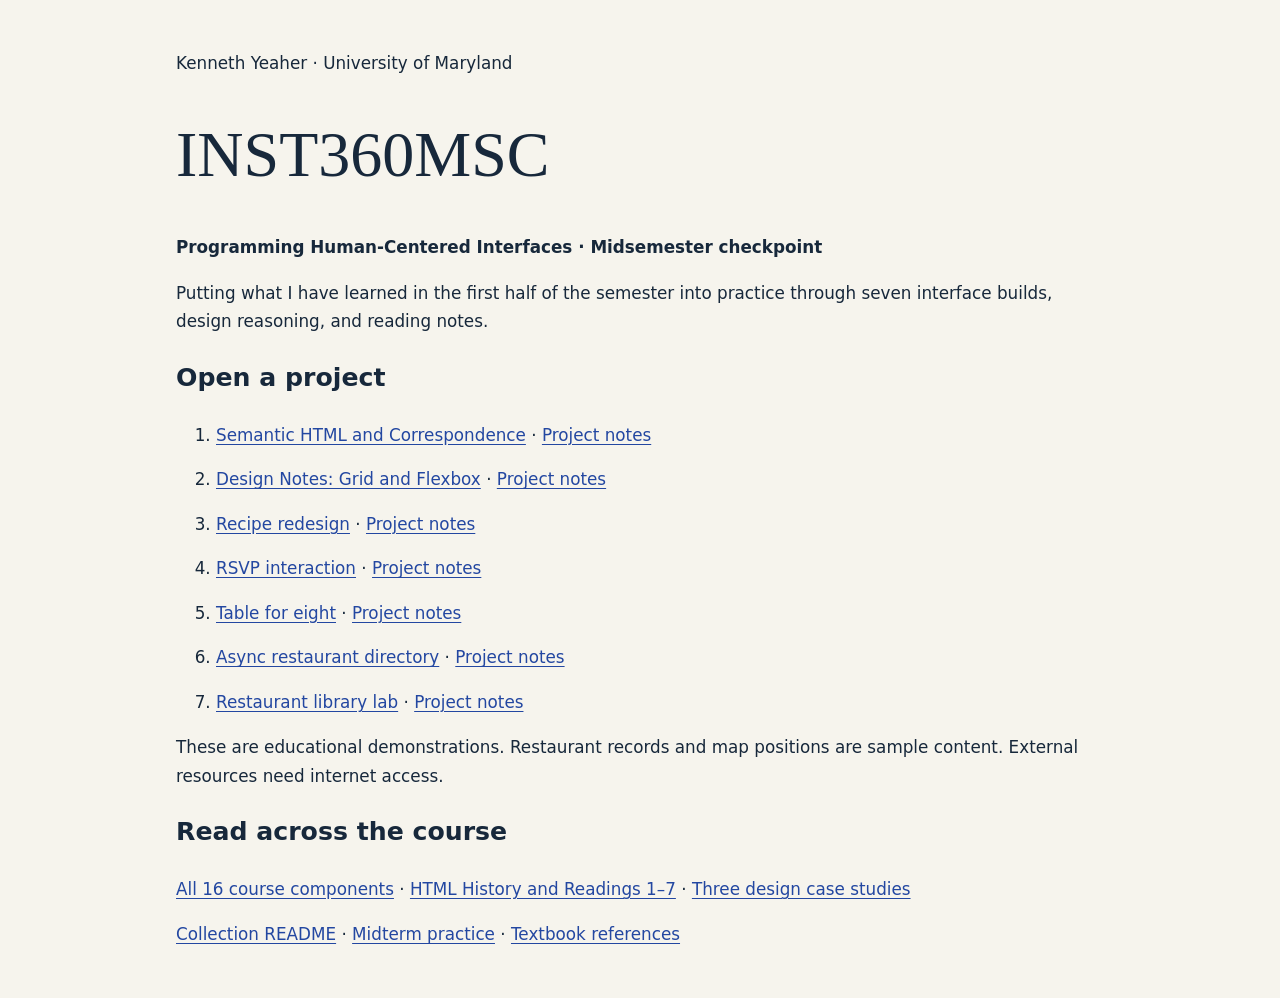
<file: index.html>
<!doctype html>
<html lang="en"><head><meta charset="utf-8"><meta name="viewport" content="width=device-width,initial-scale=1"><title>INST360MSC · Programming Human-Centered Interfaces</title>
<style>body{font:1.05rem/1.7 system-ui,sans-serif;max-width:58rem;margin:auto;padding:2rem;color:#17283b;background:#f6f4ed}h1{font:clamp(2.2rem,6vw,4rem)/1.1 Georgia,serif}a{color:#2347a1;text-underline-offset:.2em}li{margin:1rem 0}a:focus-visible{outline:3px solid #3459bc;outline-offset:4px}img{max-width:100%;height:auto}</style></head>
<body><header><p>Kenneth Yeaher · University of Maryland</p><h1>INST360MSC</h1><p><strong>Programming Human-Centered Interfaces · Midsemester checkpoint</strong></p><p>Putting what I have learned in the first half of the semester into practice through seven interface builds, design reasoning, and reading notes.</p></header><main><h2>Open a project</h2><ol><li><a href="projects/01-semantic-html/companion/index.html">Semantic HTML and Correspondence</a> · <a href="projects/01-semantic-html/README.md">Project notes</a></li>
<li><a href="projects/02-grid-and-flex/index.html">Design Notes: Grid and Flexbox</a> · <a href="projects/02-grid-and-flex/README.md">Project notes</a></li>
<li><a href="projects/03-recipe-redesign/index.html">Recipe redesign</a> · <a href="projects/03-recipe-redesign/README.md">Project notes</a></li>
<li><a href="projects/04-rsvp-interaction/tutorial_4_files/index.html">RSVP interaction</a> · <a href="projects/04-rsvp-interaction/README.md">Project notes</a></li>
<li><a href="projects/05-array-methods/tutorial_5_arrays/index.html">Table for eight</a> · <a href="projects/05-array-methods/README.md">Project notes</a></li>
<li><a href="projects/06-async-directory/tutorial_6_api/index.html">Async restaurant directory</a> · <a href="projects/06-async-directory/README.md">Project notes</a></li>
<li><a href="projects/07-external-libraries/tutorial_7_external/index.html">Restaurant library lab</a> · <a href="projects/07-external-libraries/README.md">Project notes</a></li></ol><p>These are educational demonstrations. Restaurant records and map positions are sample content. External resources need internet access.</p><section><h2>Read across the course</h2><p><a href="docs/course-map.md">All 16 course components</a> · <a href="docs/reading-companion.md">HTML History and Readings 1–7</a> · <a href="docs/case-studies.md">Three design case studies</a></p><p><a href="README.md">Collection README</a> · <a href="docs/midterm-guide.md">Midterm practice</a> · <a href="docs/design-patterns.md">Textbook references</a></p></section></main></body></html>
</file>
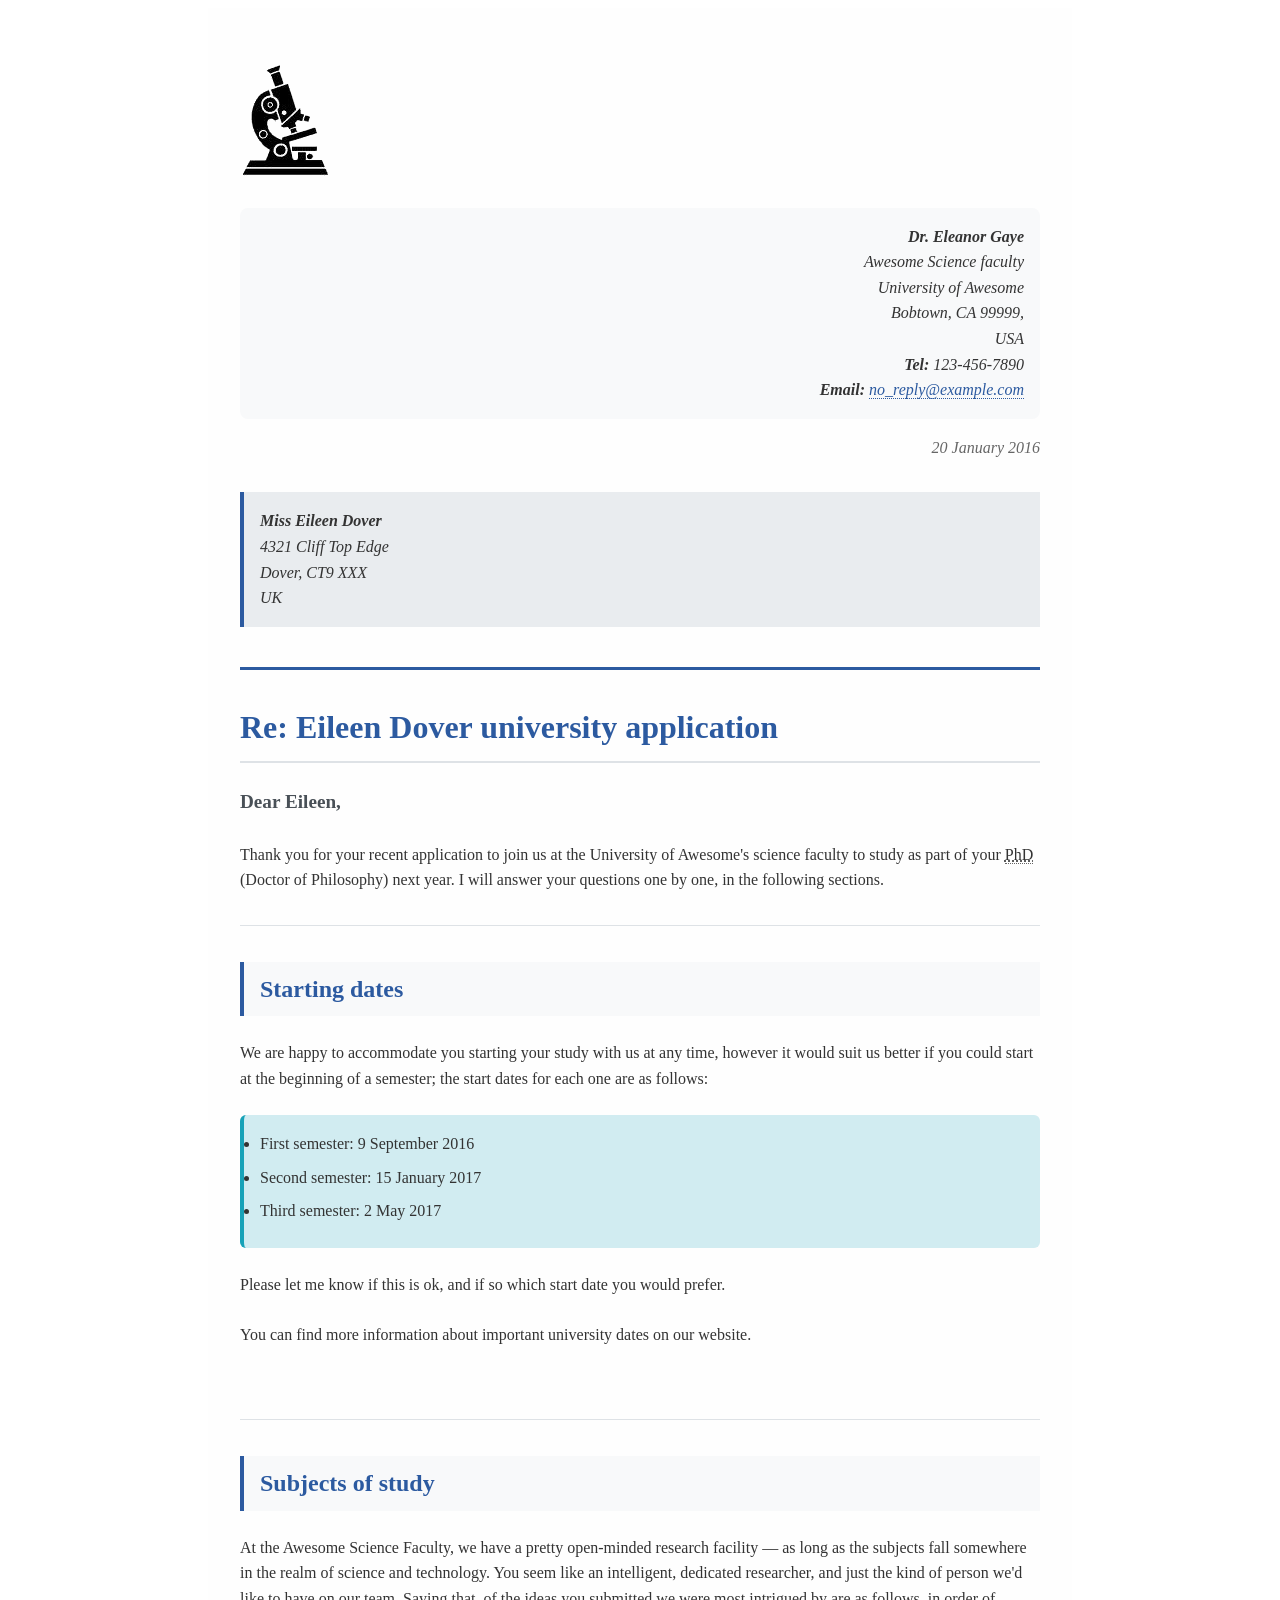
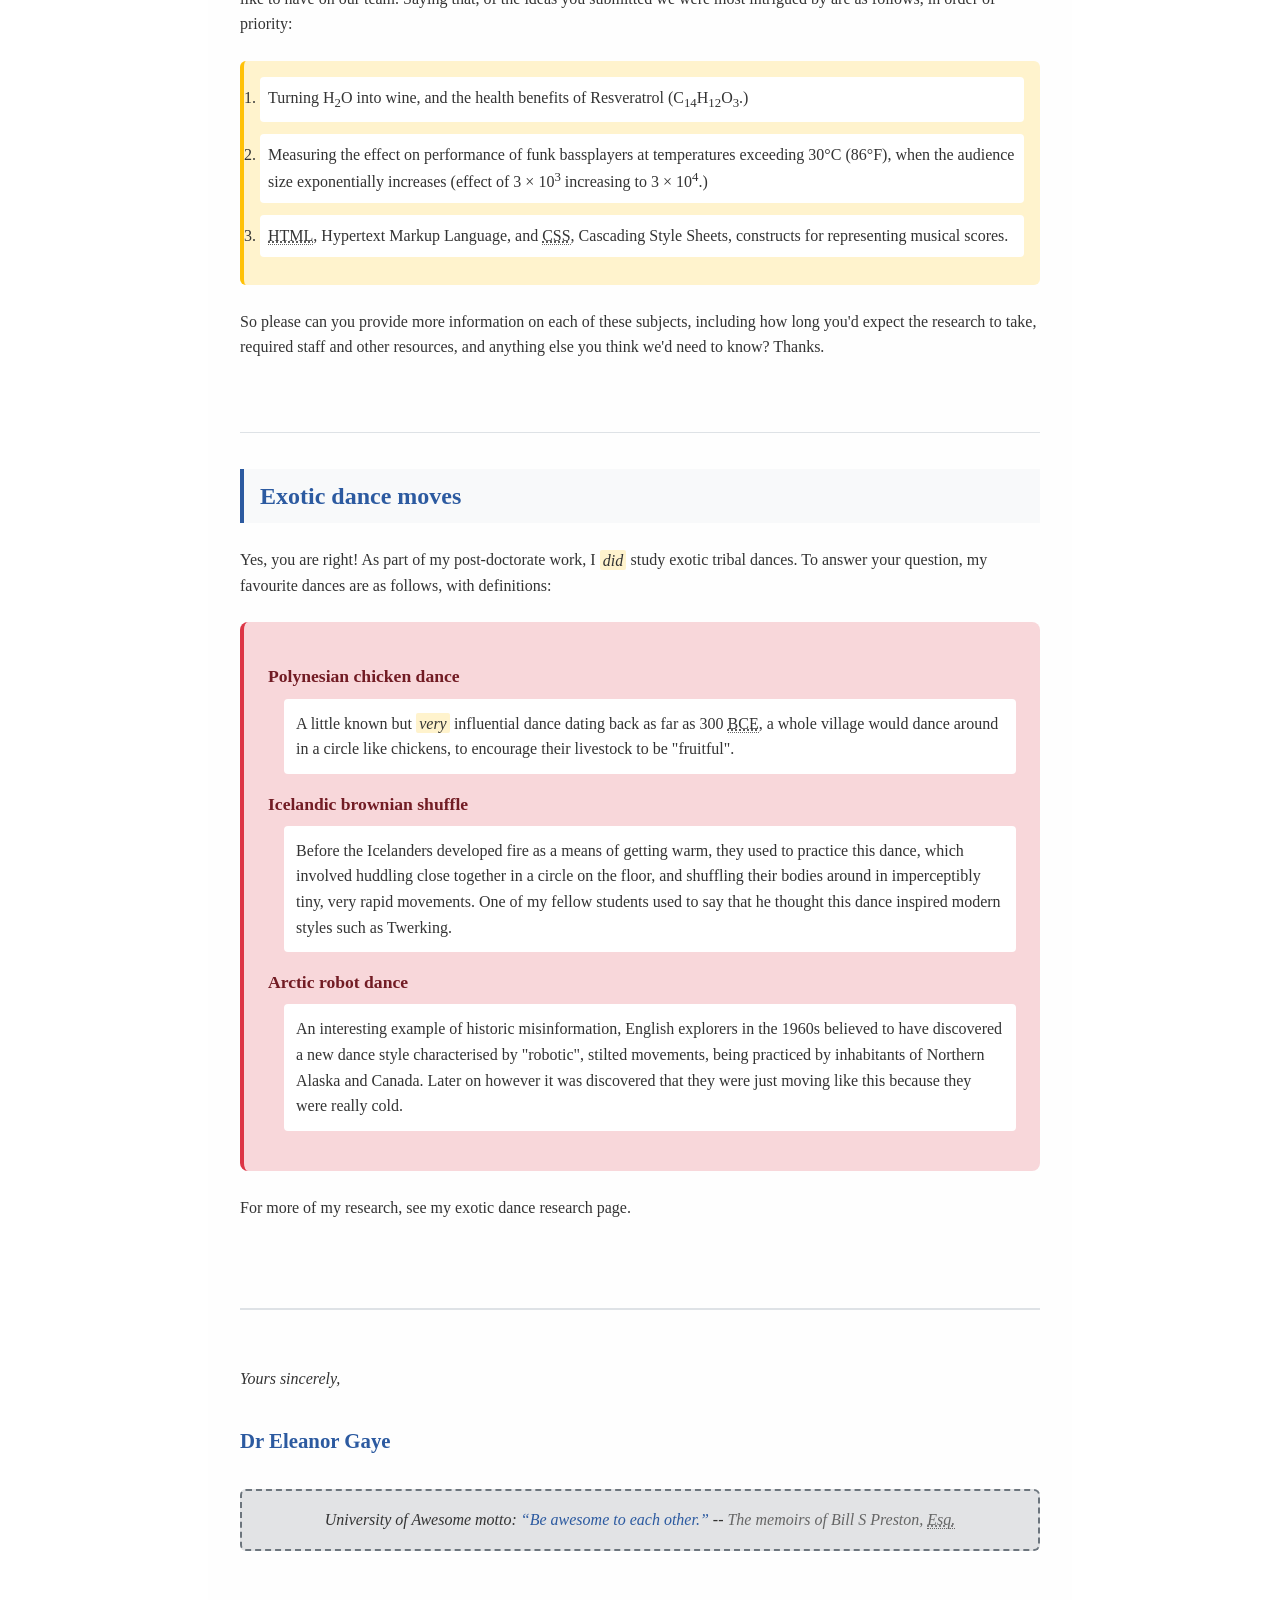
<file: projects/01-semantic-html/index.html>
<!doctype html>
<html lang="en-US">
  <head>
    <meta charset="utf-8">
    <meta name="viewport" content="width=device-width, initial-scale=1">
    <meta name="author" content="Dr. Eleanor Gaye">
    <title>Awesome science application correspondence</title>
    <link rel="stylesheet" href="tutorial_1_letter_styles.css">
  </head>
  <body>
    <main class="letter-document">
      <p class="letter-paragraph">
        <img src="microscope.png" alt="Illustration of a laboratory microscope."
          width="90" height="112">
      </p>
      <!-- Sender, date, and recipient introduce the correspondence. -->
      <header class="letter-header">
        <address class="sender-info">
          <strong>Dr. Eleanor Gaye</strong><br>
          Awesome Science faculty<br>
          University of Awesome<br>
          Bobtown, CA 99999,<br>
          USA<br>
          <strong>Tel:</strong> 123-456-7890<br>
          <strong>Email:</strong> <a class="letter-link" href="mailto:no_reply@example.com">no_reply@example.com</a>
        </address>
        <p class="letter-date"><time datetime="2016-01-20">20 January 2016</time></p>
        <address class="recipient-info">
          <strong>Miss Eileen Dover</strong><br>
          4321 Cliff Top Edge<br>
          Dover, CT9 XXX<br>
          UK
        </address>
      </header>

      <h1 class="letter-subject">Re: Eileen Dover university application</h1>
      <p class="letter-paragraph letter-greeting">Dear Eileen,</p>
      <p class="letter-paragraph">
        Thank you for your recent application to join us at the University of Awesome's
        science faculty to study as part of your
        <abbr class="abbreviation" title="Doctor of Philosophy">PhD</abbr> (Doctor of Philosophy) next year.
        I will answer your questions one by one, in the following sections.
      </p>

      <!-- List types express dates, research priority, and definitions. -->
      <section class="content-section">
        <h2 class="section-heading">Starting dates</h2>
        <p class="letter-paragraph">
          We are happy to accommodate you starting your study with us at any time,
          however it would suit us better if you could start at the beginning of a
          semester; the start dates for each one are as follows:
        </p>
        <ul class="semester-dates">
          <li>First semester: <time datetime="2016-09-09">9 September 2016</time></li>
          <li>Second semester: <time datetime="2017-01-15">15 January 2017</time></li>
          <li>Third semester: <time datetime="2017-05-02">2 May 2017</time></li>
        </ul>
        <p class="letter-paragraph">
          Please let me know if this is ok, and if so which start date you would prefer.
        </p>
        <p class="letter-paragraph">
          You can find more information about important university dates on our website.
        </p>
      </section>

      <section class="content-section">
        <h2 class="section-heading">Subjects of study</h2>
        <p class="letter-paragraph">
          At the Awesome Science Faculty, we have a pretty open-minded research facility
          — as long as the subjects fall somewhere in the realm of science and
          technology. You seem like an intelligent, dedicated researcher, and just the
          kind of person we'd like to have on our team. Saying that, of the ideas you
          submitted we were most intrigued by are as follows, in order of priority:
        </p>
        <ol class="priority-list">
          <li>
            Turning H<sub class="subscript">2</sub>O into wine, and the health benefits of Resveratrol
            (C<sub class="subscript">14</sub>H<sub class="subscript">12</sub>O<sub class="subscript">3</sub>.)
          </li>
          <li>
            Measuring the effect on performance of funk bassplayers at temperatures
            exceeding 30°C (86°F), when the audience size exponentially increases
            (effect of 3 × 10<sup class="superscript">3</sup> increasing to 3 × 10<sup class="superscript">4</sup>.)
          </li>
          <li>
            <abbr class="abbreviation" title="Hypertext Markup Language">HTML</abbr>, Hypertext Markup
            Language, and <abbr class="abbreviation" title="Cascading Style Sheets">CSS</abbr>, Cascading
            Style Sheets, constructs for representing musical scores.
          </li>
        </ol>
        <p class="letter-paragraph">
          So please can you provide more information on each of these subjects,
          including how long you'd expect the research to take, required staff and other
          resources, and anything else you think we'd need to know? Thanks.
        </p>
      </section>

      <section class="content-section">
        <h2 class="section-heading">Exotic dance moves</h2>
        <p class="letter-paragraph">
          Yes, you are right! As part of my post-doctorate work, I <em class="emphasis">did</em> study
          exotic tribal dances. To answer your question, my favourite dances are as
          follows, with definitions:
        </p>
        <dl class="dance-definitions">
          <dt class="dance-term">Polynesian chicken dance</dt>
          <dd class="dance-definition">
            A little known but <em class="emphasis">very</em> influential dance dating back as far as 300
            <abbr class="abbreviation" title="Before Common Era">BCE</abbr>, a whole village would dance
            around in a circle like chickens, to encourage their livestock to be
            "fruitful".
          </dd>
          <dt class="dance-term">Icelandic brownian shuffle</dt>
          <dd class="dance-definition">
            Before the Icelanders developed fire as a means of getting warm, they used
            to practice this dance, which involved huddling close together in a circle
            on the floor, and shuffling their bodies around in imperceptibly tiny, very
            rapid movements. One of my fellow students used to say that he thought this
            dance inspired modern styles such as Twerking.
          </dd>
          <dt class="dance-term">Arctic robot dance</dt>
          <dd class="dance-definition">
            An interesting example of historic misinformation, English explorers in the
            1960s believed to have discovered a new dance style characterised by
            "robotic", stilted movements, being practiced by inhabitants of Northern
            Alaska and Canada. Later on however it was discovered that they were just
            moving like this because they were really cold.
          </dd>
        </dl>
        <p class="letter-paragraph">For more of my research, see my exotic dance research page.</p>
      </section>

      <!-- The closing identifies the sender and credits the motto. -->
      <footer class="letter-closing">
        <p class="letter-paragraph closing-phrase">Yours sincerely,</p>
        <p class="letter-paragraph signature">Dr Eleanor Gaye</p>
        <p class="letter-paragraph university-motto">
          University of Awesome motto: <q class="inline-quote">Be awesome to each other.</q> -- <cite class="citation">The
          memoirs of Bill S Preston, <abbr class="abbreviation" title="Esquire">Esq.</abbr></cite>
        </p>
      </footer>
    </main>
  </body>
</html>
</file>
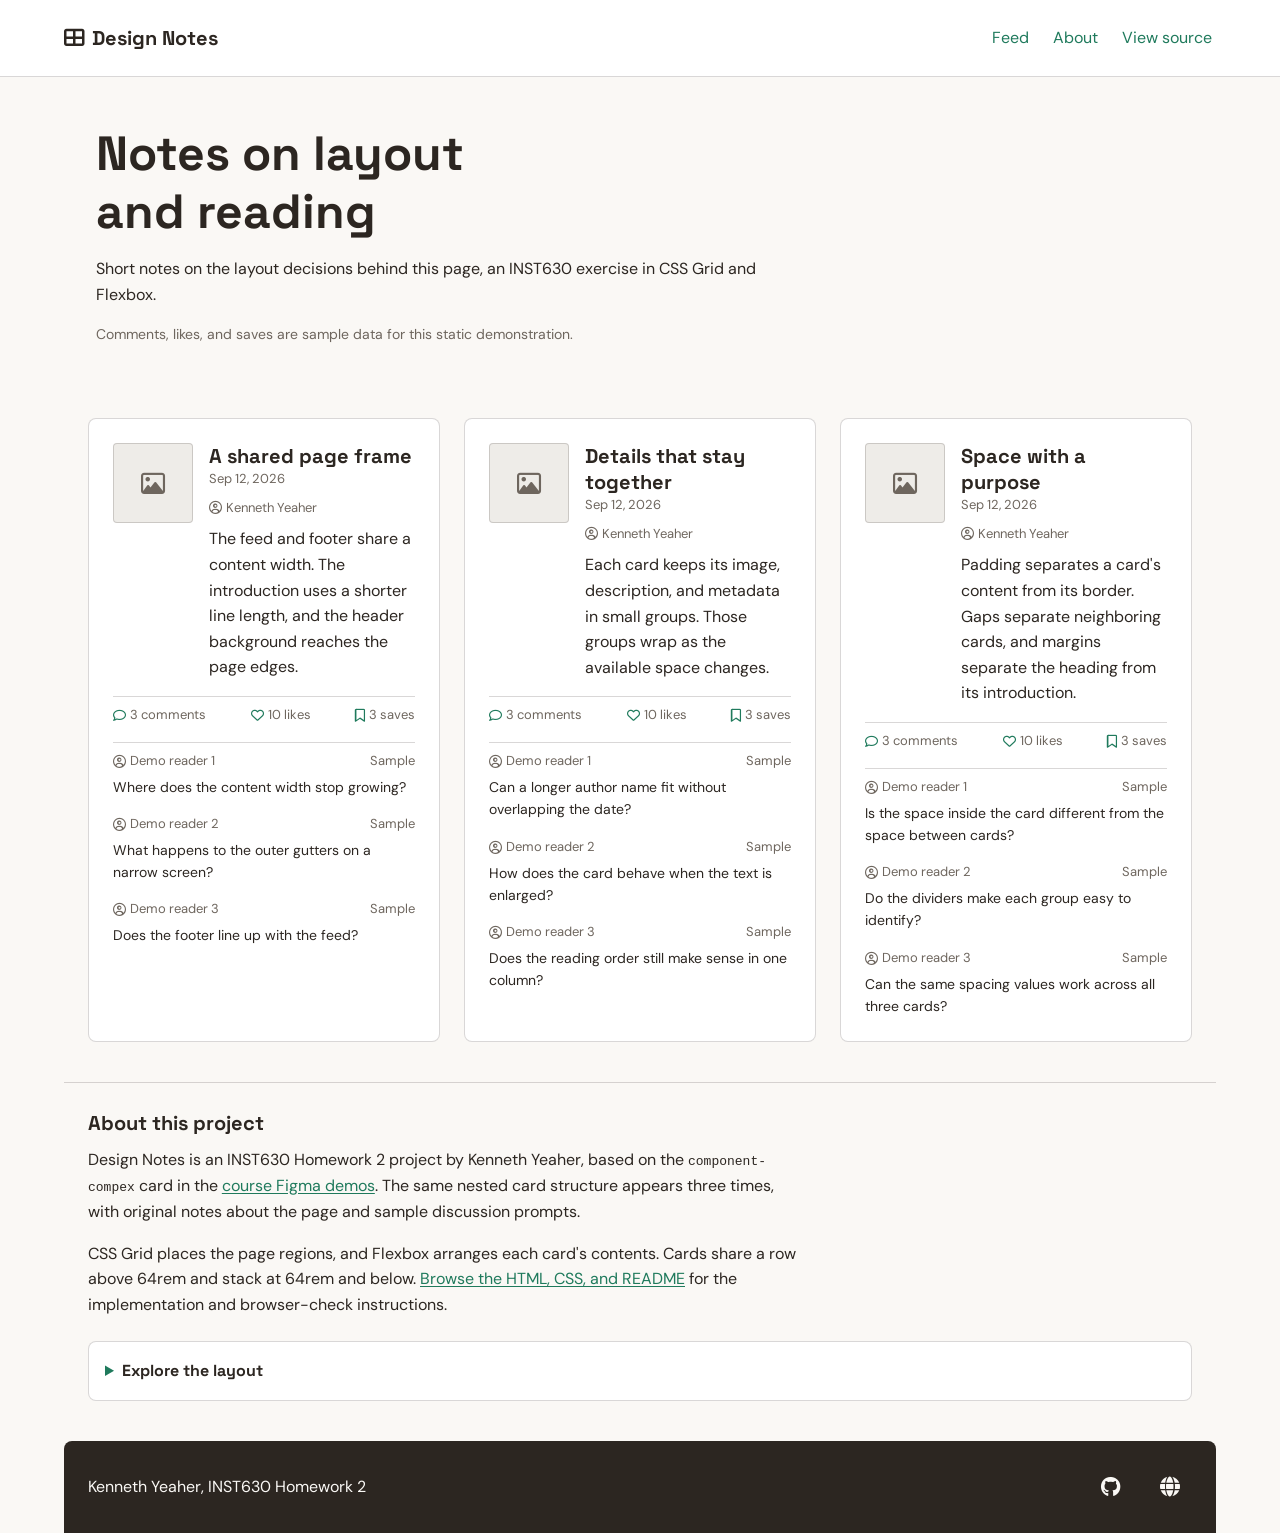
<file: projects/02-grid-and-flex/index.html>
<!DOCTYPE html>
<html lang="en">
<head>
  <meta charset="UTF-8">
  <meta name="viewport" content="width=device-width, initial-scale=1.0">
  <title>Design Notes | INST630 Grids and Flex</title>

  <!-- External resources: Google Fonts for type, Font Awesome for icons -->
  <link rel="preconnect" href="https://fonts.googleapis.com">
  <link rel="preconnect" href="https://fonts.gstatic.com" crossorigin>
  <link href="https://fonts.googleapis.com/css2?family=DM+Sans:wght@400;500;700&family=Space+Grotesk:wght@500;700&display=swap" rel="stylesheet">
  <link rel="stylesheet" href="https://cdnjs.cloudflare.com/ajax/libs/font-awesome/6.5.2/css/all.min.css">

  <link rel="stylesheet" href="css/style.css">
</head>
<body class="page-layout">
  <a class="skip-link" href="#main-content">Skip to main content</a>

  <!-- Header region of the page grid. The nav inside is a flex row. -->
  <header class="site-header">
    <nav class="header-nav">
      <a class="logo" href="#main-content">
        <i class="fa-solid fa-table-cells-large" aria-hidden="true"></i>
        Design Notes
      </a>
      <ul class="nav-links">
        <li><a href="#feed">Feed</a></li>
        <li><a href="#about">About</a></li>
        <li><a href="https://github.com/kennethyeaher/KY_gridsFlexLab">View source</a></li>
      </ul>
    </nav>
  </header>

  <main class="page-content" id="main-content" tabindex="-1">
    <!-- Hero region of the page grid -->
    <div class="hero-section">
      <h1>Notes on layout and reading</h1>
      <p>
        Short notes on the layout decisions behind this page, an INST630
        exercise in CSS Grid and Flexbox.
      </p>
      <p class="demo-note" id="demo-note">
        Comments, likes, and saves are sample data for this static demonstration.
      </p>
    </div>

    <!-- List region of the page grid. Each .list-item is one post card. -->
    <section class="list-section" id="feed" aria-label="Design notes" aria-describedby="demo-note" tabindex="-1">

      <article class="list-item post-card" aria-labelledby="note-page-frame">
        <!-- main content: image on the left, description column on the right -->
        <div class="main-content">
          <div class="post-image" role="img" aria-label="Placeholder image">
            <i class="fa-regular fa-image" aria-hidden="true"></i>
          </div>
          <div class="description">
            <div class="post-header">
              <div class="title-date">
                <h2 class="post-title" id="note-page-frame">A shared page frame</h2>
                <time class="post-date" datetime="2026-09-12">Sep 12, 2026</time>
              </div>
              <div class="author">
                <i class="fa-regular fa-circle-user" aria-hidden="true"></i>
                <span>Kenneth Yeaher</span>
              </div>
            </div>
            <p class="post-text">The feed and footer share a content width. The introduction uses a shorter line length, and the header background reaches the page edges.</p>
          </div>
        </div>

        <!-- engagement bar: three metrics side by side -->
        <ul class="engagement-bar">
          <li class="engagement-metric">
            <i class="fa-regular fa-comment" aria-hidden="true"></i>
            <span>3 comments</span>
          </li>
          <li class="engagement-metric">
            <i class="fa-regular fa-heart" aria-hidden="true"></i>
            <span>10 likes</span>
          </li>
          <li class="engagement-metric">
            <i class="fa-regular fa-bookmark" aria-hidden="true"></i>
            <span>3 saves</span>
          </li>
        </ul>

        <!-- comment section: stacked comments, each with a header row and text -->
        <div class="comment-section">
          <div class="comment">
            <div class="comment-header">
              <span class="author">
                <i class="fa-regular fa-circle-user" aria-hidden="true"></i>
                Demo reader 1
              </span>
              <span class="comment-time">Sample</span>
            </div>
            <p class="comment-text">Where does the content width stop growing?</p>
          </div>
          <div class="comment">
            <div class="comment-header">
              <span class="author">
                <i class="fa-regular fa-circle-user" aria-hidden="true"></i>
                Demo reader 2
              </span>
              <span class="comment-time">Sample</span>
            </div>
            <p class="comment-text">What happens to the outer gutters on a narrow screen?</p>
          </div>
          <div class="comment">
            <div class="comment-header">
              <span class="author">
                <i class="fa-regular fa-circle-user" aria-hidden="true"></i>
                Demo reader 3
              </span>
              <span class="comment-time">Sample</span>
            </div>
            <p class="comment-text">Does the footer line up with the feed?</p>
          </div>
        </div>
      </article>

      <article class="list-item post-card" aria-labelledby="note-grouped-details">
        <div class="main-content">
          <div class="post-image" role="img" aria-label="Placeholder image">
            <i class="fa-regular fa-image" aria-hidden="true"></i>
          </div>
          <div class="description">
            <div class="post-header">
              <div class="title-date">
                <h2 class="post-title" id="note-grouped-details">Details that stay together</h2>
                <time class="post-date" datetime="2026-09-12">Sep 12, 2026</time>
              </div>
              <div class="author">
                <i class="fa-regular fa-circle-user" aria-hidden="true"></i>
                <span>Kenneth Yeaher</span>
              </div>
            </div>
            <p class="post-text">Each card keeps its image, description, and metadata in small groups. Those groups wrap as the available space changes.</p>
          </div>
        </div>

        <ul class="engagement-bar">
          <li class="engagement-metric">
            <i class="fa-regular fa-comment" aria-hidden="true"></i>
            <span>3 comments</span>
          </li>
          <li class="engagement-metric">
            <i class="fa-regular fa-heart" aria-hidden="true"></i>
            <span>10 likes</span>
          </li>
          <li class="engagement-metric">
            <i class="fa-regular fa-bookmark" aria-hidden="true"></i>
            <span>3 saves</span>
          </li>
        </ul>

        <div class="comment-section">
          <div class="comment">
            <div class="comment-header">
              <span class="author">
                <i class="fa-regular fa-circle-user" aria-hidden="true"></i>
                Demo reader 1
              </span>
              <span class="comment-time">Sample</span>
            </div>
            <p class="comment-text">Can a longer author name fit without overlapping the date?</p>
          </div>
          <div class="comment">
            <div class="comment-header">
              <span class="author">
                <i class="fa-regular fa-circle-user" aria-hidden="true"></i>
                Demo reader 2
              </span>
              <span class="comment-time">Sample</span>
            </div>
            <p class="comment-text">How does the card behave when the text is enlarged?</p>
          </div>
          <div class="comment">
            <div class="comment-header">
              <span class="author">
                <i class="fa-regular fa-circle-user" aria-hidden="true"></i>
                Demo reader 3
              </span>
              <span class="comment-time">Sample</span>
            </div>
            <p class="comment-text">Does the reading order still make sense in one column?</p>
          </div>
        </div>
      </article>

      <article class="list-item post-card" aria-labelledby="note-spacing">
        <div class="main-content">
          <div class="post-image" role="img" aria-label="Placeholder image">
            <i class="fa-regular fa-image" aria-hidden="true"></i>
          </div>
          <div class="description">
            <div class="post-header">
              <div class="title-date">
                <h2 class="post-title" id="note-spacing">Space with a purpose</h2>
                <time class="post-date" datetime="2026-09-12">Sep 12, 2026</time>
              </div>
              <div class="author">
                <i class="fa-regular fa-circle-user" aria-hidden="true"></i>
                <span>Kenneth Yeaher</span>
              </div>
            </div>
            <p class="post-text">Padding separates a card&#x27;s content from its border. Gaps separate neighboring cards, and margins separate the heading from its introduction.</p>
          </div>
        </div>

        <ul class="engagement-bar">
          <li class="engagement-metric">
            <i class="fa-regular fa-comment" aria-hidden="true"></i>
            <span>3 comments</span>
          </li>
          <li class="engagement-metric">
            <i class="fa-regular fa-heart" aria-hidden="true"></i>
            <span>10 likes</span>
          </li>
          <li class="engagement-metric">
            <i class="fa-regular fa-bookmark" aria-hidden="true"></i>
            <span>3 saves</span>
          </li>
        </ul>

        <div class="comment-section">
          <div class="comment">
            <div class="comment-header">
              <span class="author">
                <i class="fa-regular fa-circle-user" aria-hidden="true"></i>
                Demo reader 1
              </span>
              <span class="comment-time">Sample</span>
            </div>
            <p class="comment-text">Is the space inside the card different from the space between cards?</p>
          </div>
          <div class="comment">
            <div class="comment-header">
              <span class="author">
                <i class="fa-regular fa-circle-user" aria-hidden="true"></i>
                Demo reader 2
              </span>
              <span class="comment-time">Sample</span>
            </div>
            <p class="comment-text">Do the dividers make each group easy to identify?</p>
          </div>
          <div class="comment">
            <div class="comment-header">
              <span class="author">
                <i class="fa-regular fa-circle-user" aria-hidden="true"></i>
                Demo reader 3
              </span>
              <span class="comment-time">Sample</span>
            </div>
            <p class="comment-text">Can the same spacing values work across all three cards?</p>
          </div>
        </div>
      </article>

    </section>

    <section class="about-section" id="about" aria-labelledby="about-title" tabindex="-1">
      <h2 id="about-title">About this project</h2>
      <p>
        Design Notes is an INST630 Homework 2 project by Kenneth Yeaher,
        based on the <code>component-compex</code> card in the
        <a href="https://www.figma.com/design/biwANCicnvSn9fQG3wOrRD/INST630-Figma-Demos--2026--Kunesh-?m=dev">course Figma demos</a>.
        The same nested card structure appears three times, with original
        notes about the page and sample discussion prompts.
      </p>
      <p>
        CSS Grid places the page regions, and Flexbox arranges each card's
        contents. Cards share a row above 64rem and stack at 64rem and below.
        <a href="https://github.com/kennethyeaher/KY_gridsFlexLab">Browse the HTML, CSS, and README</a>
        for the implementation and browser-check instructions.
      </p>

      <details class="layout-guide">
        <summary>Explore the layout</summary>
        <div class="layout-guide-content">
          <div class="layout-maps">
            <figure>
              <figcaption>
                <strong>Page regions: Grid</strong>
                <span>The header spans the page. Main holds the introduction, three-card feed, and About section; the footer follows.</span>
              </figcaption>
              <div class="map-page" aria-hidden="true">
                <div class="map-box map-header">Header</div>
                <div class="map-main">
                  <span>Main</span>
                  <div class="map-box">Introduction</div>
                  <div class="map-box">
                    <span>Feed</span>
                    <div class="map-feed">
                      <span class="map-box">Card</span>
                      <span class="map-box">Card</span>
                      <span class="map-box">Card</span>
                    </div>
                  </div>
                  <div class="map-box">About</div>
                </div>
                <div class="map-box map-footer">Footer</div>
              </div>
            </figure>

            <figure>
              <figcaption>
                <strong>Card groups: Flexbox</strong>
                <span>An image sits beside the description. The engagement row follows, with a separate section for three stacked comments. Groups can wrap when space is tight.</span>
              </figcaption>
              <div class="map-card" aria-hidden="true">
                <div class="map-row">
                  <div class="map-box map-image">Image</div>
                  <div class="map-box map-description">
                    <div class="map-row">
                      <span>Title / date</span>
                      <span>Author</span>
                    </div>
                    <span>Post text</span>
                  </div>
                </div>
                <div class="map-box map-row">
                  <span>Comments</span>
                  <span>Likes</span>
                  <span>Saves</span>
                </div>
                <div class="map-box map-comments">
                  <span>Comment section</span>
                  <div class="map-box">Comment</div>
                  <div class="map-box">Comment</div>
                  <div class="map-box">Comment</div>
                </div>
              </div>
            </figure>
          </div>
          <p class="box-model-note">
            <strong>Space around the content.</strong> Each card has a border
            and inner padding. The heading uses a bottom margin, while Flexbox
            gaps set the distance between cards. These schematics show the
            groups; the full nesting is documented in the README.
          </p>
        </div>
      </details>
    </section>
  </main>

  <!-- Footer region of the page grid -->
  <footer class="site-footer">
    <p>Kenneth Yeaher, INST630 Homework 2</p>
    <ul class="footer-links">
      <li><a href="https://github.com/kennethyeaher/KY_gridsFlexLab" aria-label="Project source on GitHub"><i class="fa-brands fa-github" aria-hidden="true"></i></a></li>
      <li><a href="https://kennethyeaher.github.io" aria-label="Portfolio"><i class="fa-solid fa-globe" aria-hidden="true"></i></a></li>
    </ul>
  </footer>

</body>
</html>
</file>
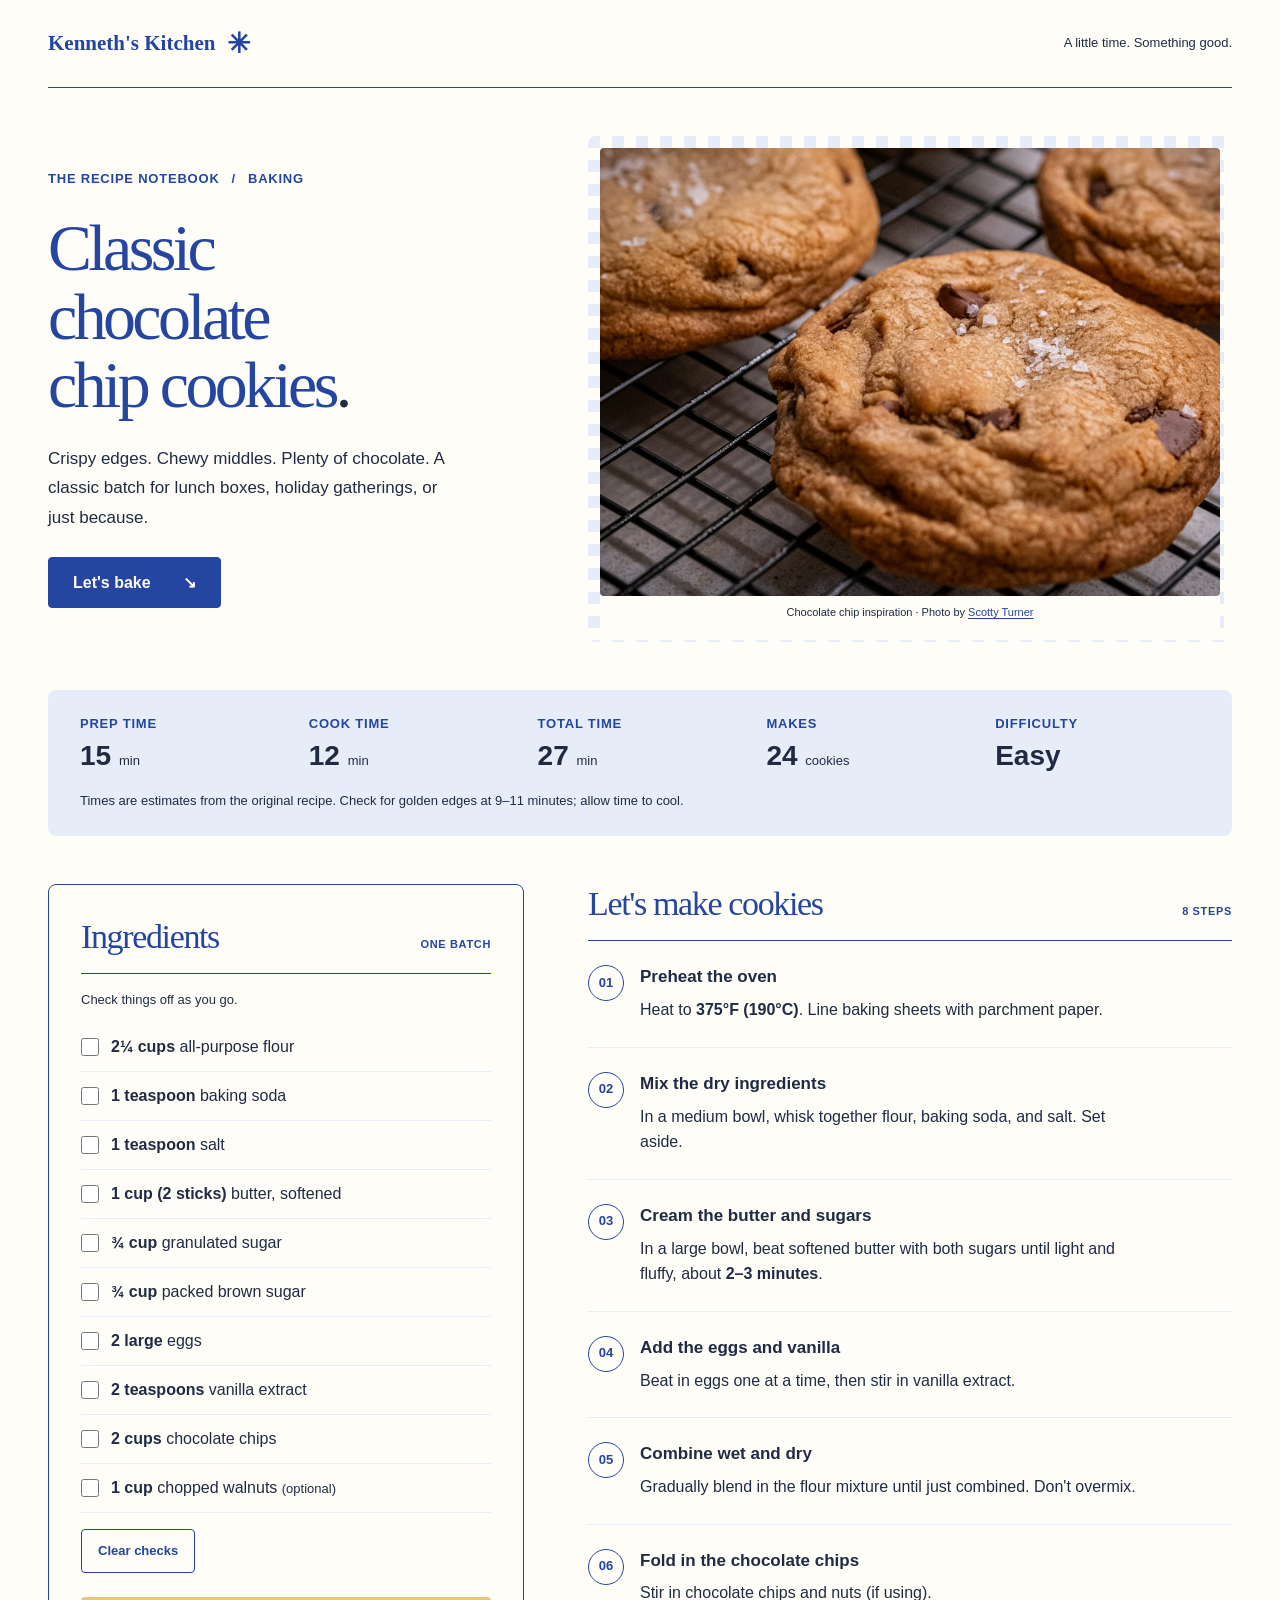
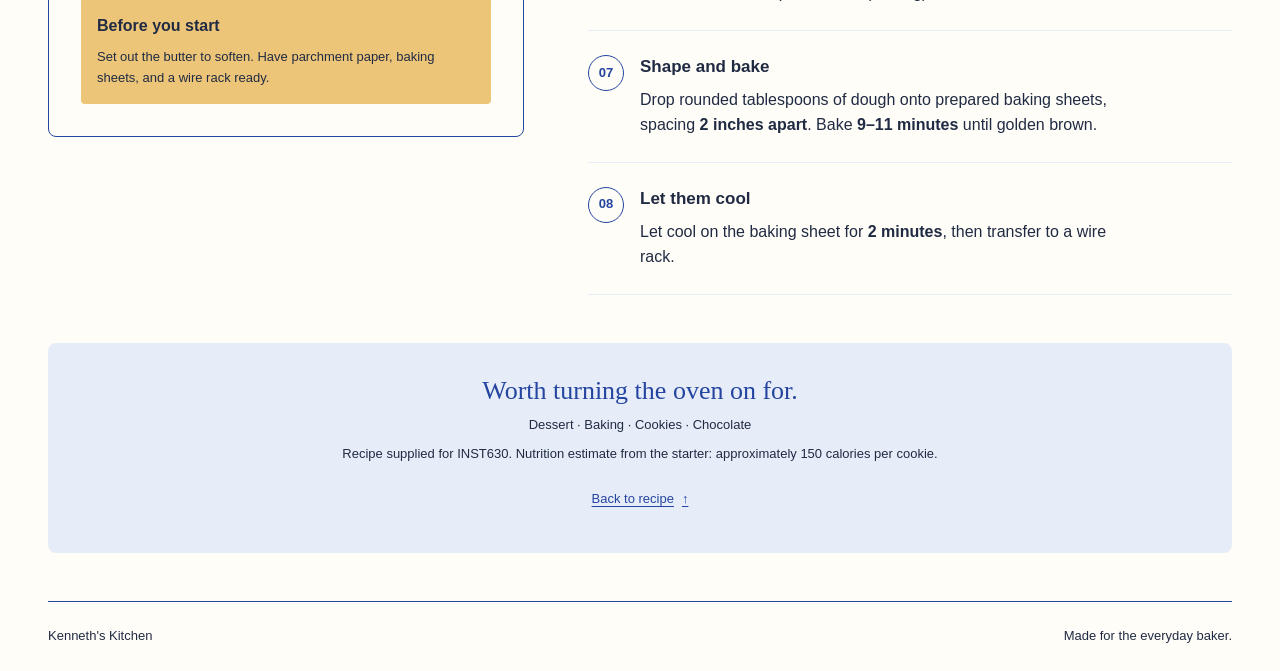
<file: projects/03-recipe-redesign/index.html>
<!DOCTYPE html>
<html lang="en">
<head>
    <meta charset="UTF-8">
    <meta name="viewport" content="width=device-width, initial-scale=1.0">
    <meta name="description" content="Classic chocolate chip cookies with a clear ingredient list, eight simple steps, and recipe timing at a glance.">
    <title>Classic Chocolate Chip Cookies | Kenneth's Kitchen</title>
    <link rel="icon" href="assets/favicon.svg" type="image/svg+xml">
    <link rel="stylesheet" href="style.css">
</head>
<body>
    <a class="skip-link" href="#ingredients">Skip to ingredients</a>
    <header class="site-header">
        <a class="site-name" href="./">Kenneth's Kitchen<span class="site-mark" aria-hidden="true">✳</span></a>
        <span class="site-description">A little time. Something good.</span>
    </header>

    <main class="recipe" id="recipe">
        <!-- introduce the recipe before the cooking details -->
        <header class="recipe-header">
            <p class="eyebrow">The recipe notebook <span aria-hidden="true">/</span> Baking</p>
            <h1>Classic chocolate <br>chip cookies<span class="title-period">.</span></h1>
            <p class="recipe-description">Crispy edges. Chewy middles. Plenty of chocolate. A classic batch for lunch boxes, holiday gatherings, or just because.</p>
            <a class="recipe-link" href="#instructions">Let's bake <span aria-hidden="true">↘</span></a>
        </header>

        <figure class="recipe-photo">
            <img src="assets/chocolate-chip-cookies.jpg" width="1000" height="1000" alt="Chocolate chip cookies with golden edges resting on a wire cooling rack." fetchpriority="high">
            <figcaption>Chocolate chip inspiration · Photo by <a href="https://unsplash.com/photos/chocolate-chip-cookies-cooling-on-a-wire-rack-S9Wxl_7adfY">Scotty Turner</a></figcaption>
        </figure>

        <!-- keep time, yield, and difficulty together for a quick scan -->
        <section class="recipe-summary" aria-label="Recipe at a glance">
            <dl class="recipe-meta">
                <div><dt>Prep time</dt><dd>15 <span>min</span></dd></div>
                <div><dt>Cook time</dt><dd>12 <span>min</span></dd></div>
                <div><dt>Total time</dt><dd>27 <span>min</span></dd></div>
                <div><dt>Makes</dt><dd>24 <span>cookies</span></dd></div>
                <div><dt>Difficulty</dt><dd>Easy</dd></div>
            </dl>
            <p class="timing-note">Times are estimates from the original recipe. Check for golden edges at 9–11 minutes; allow time to cool.</p>
        </section>

        <!-- keep ingredients before instructions in the reading order -->
        <section class="ingredients-section" id="ingredients" aria-labelledby="ingredients-title" tabindex="-1">
            <div class="section-heading">
                <h2 id="ingredients-title">Ingredients</h2>
                <span class="section-detail">One batch</span>
            </div>
            <form class="ingredient-checklist" aria-labelledby="ingredients-title" aria-describedby="checklist-hint">
                <p id="checklist-hint" class="checklist-hint">Check things off as you go.</p>
                <ul class="ingredients-list" role="list">
                    <li>
                        <label for="ingredient-1">
                            <input type="checkbox" id="ingredient-1" name="ingredient-1">
                            <span><strong>2¼ cups</strong> all-purpose flour</span>
                        </label>
                    </li>
                    <li>
                        <label for="ingredient-2">
                            <input type="checkbox" id="ingredient-2" name="ingredient-2">
                            <span><strong>1 teaspoon</strong> baking soda</span>
                        </label>
                    </li>
                    <li>
                        <label for="ingredient-3">
                            <input type="checkbox" id="ingredient-3" name="ingredient-3">
                            <span><strong>1 teaspoon</strong> salt</span>
                        </label>
                    </li>
                    <li>
                        <label for="ingredient-4">
                            <input type="checkbox" id="ingredient-4" name="ingredient-4">
                            <span><strong>1 cup (2 sticks)</strong> butter, softened</span>
                        </label>
                    </li>
                    <li>
                        <label for="ingredient-5">
                            <input type="checkbox" id="ingredient-5" name="ingredient-5">
                            <span><strong>¾ cup</strong> granulated sugar</span>
                        </label>
                    </li>
                    <li>
                        <label for="ingredient-6">
                            <input type="checkbox" id="ingredient-6" name="ingredient-6">
                            <span><strong>¾ cup</strong> packed brown sugar</span>
                        </label>
                    </li>
                    <li>
                        <label for="ingredient-7">
                            <input type="checkbox" id="ingredient-7" name="ingredient-7">
                            <span><strong>2 large</strong> eggs</span>
                        </label>
                    </li>
                    <li>
                        <label for="ingredient-8">
                            <input type="checkbox" id="ingredient-8" name="ingredient-8">
                            <span><strong>2 teaspoons</strong> vanilla extract</span>
                        </label>
                    </li>
                    <li>
                        <label for="ingredient-9">
                            <input type="checkbox" id="ingredient-9" name="ingredient-9">
                            <span><strong>2 cups</strong> chocolate chips</span>
                        </label>
                    </li>
                    <li>
                        <label for="ingredient-10">
                            <input type="checkbox" id="ingredient-10" name="ingredient-10">
                            <span><strong>1 cup</strong> chopped walnuts <em>(optional)</em></span>
                        </label>
                    </li>
                </ul>
                <button class="reset-checklist" type="reset">Clear checks</button>
            </form>
            <aside class="prep-note" aria-labelledby="prep-note-title">
                <h3 id="prep-note-title">Before you start</h3>
                <p>Set out the butter to soften. Have parchment paper, baking sheets, and a wire rack ready.</p>
            </aside>
        </section>

        <section class="instructions-section" id="instructions" aria-labelledby="instructions-title" tabindex="-1">
            <div class="section-heading">
                <h2 id="instructions-title">Let's make cookies</h2>
                <span class="section-detail">8 steps</span>
            </div>
            <ol class="instructions-list" role="list">
                <li class="instruction-step">
                    <span class="step-number" aria-hidden="true">01</span>
                    <div>
                        <h3>Preheat the oven</h3>
                        <p>Heat to <strong>375°F (190°C)</strong>. Line baking sheets with parchment paper.</p>
                    </div>
                </li>
                <li class="instruction-step">
                    <span class="step-number" aria-hidden="true">02</span>
                    <div>
                        <h3>Mix the dry ingredients</h3>
                        <p>In a medium bowl, whisk together flour, baking soda, and salt. Set aside.</p>
                    </div>
                </li>
                <li class="instruction-step">
                    <span class="step-number" aria-hidden="true">03</span>
                    <div>
                        <h3>Cream the butter and sugars</h3>
                        <p>In a large bowl, beat softened butter with both sugars until light and fluffy, about <strong>2–3 minutes</strong>.</p>
                    </div>
                </li>
                <li class="instruction-step">
                    <span class="step-number" aria-hidden="true">04</span>
                    <div>
                        <h3>Add the eggs and vanilla</h3>
                        <p>Beat in eggs one at a time, then stir in vanilla extract.</p>
                    </div>
                </li>
                <li class="instruction-step">
                    <span class="step-number" aria-hidden="true">05</span>
                    <div>
                        <h3>Combine wet and dry</h3>
                        <p>Gradually blend in the flour mixture until just combined. Don't overmix.</p>
                    </div>
                </li>
                <li class="instruction-step">
                    <span class="step-number" aria-hidden="true">06</span>
                    <div>
                        <h3>Fold in the chocolate chips</h3>
                        <p>Stir in chocolate chips and nuts (if using).</p>
                    </div>
                </li>
                <li class="instruction-step">
                    <span class="step-number" aria-hidden="true">07</span>
                    <div>
                        <h3>Shape and bake</h3>
                        <p>Drop rounded tablespoons of dough onto prepared baking sheets, spacing <strong>2 inches apart</strong>. Bake <strong>9–11 minutes</strong> until golden brown.</p>
                    </div>
                </li>
                <li class="instruction-step">
                    <span class="step-number" aria-hidden="true">08</span>
                    <div>
                        <h3>Let them cool</h3>
                        <p>Let cool on the baking sheet for <strong>2 minutes</strong>, then transfer to a wire rack.</p>
                    </div>
                </li>
            </ol>
        </section>

        <footer class="recipe-footer">
            <p class="closing-note">Worth turning the oven on for.</p>
            <p>Dessert · Baking · Cookies · Chocolate</p>
            <p>Recipe supplied for INST630. Nutrition estimate from the starter: approximately 150 calories per cookie.</p>
            <a href="#recipe">Back to recipe <span aria-hidden="true">↑</span></a>
        </footer>
    </main>
    <footer class="site-footer"><span>Kenneth's Kitchen</span><span>Made for the everyday baker.</span></footer>
</body>
</html>
</file>
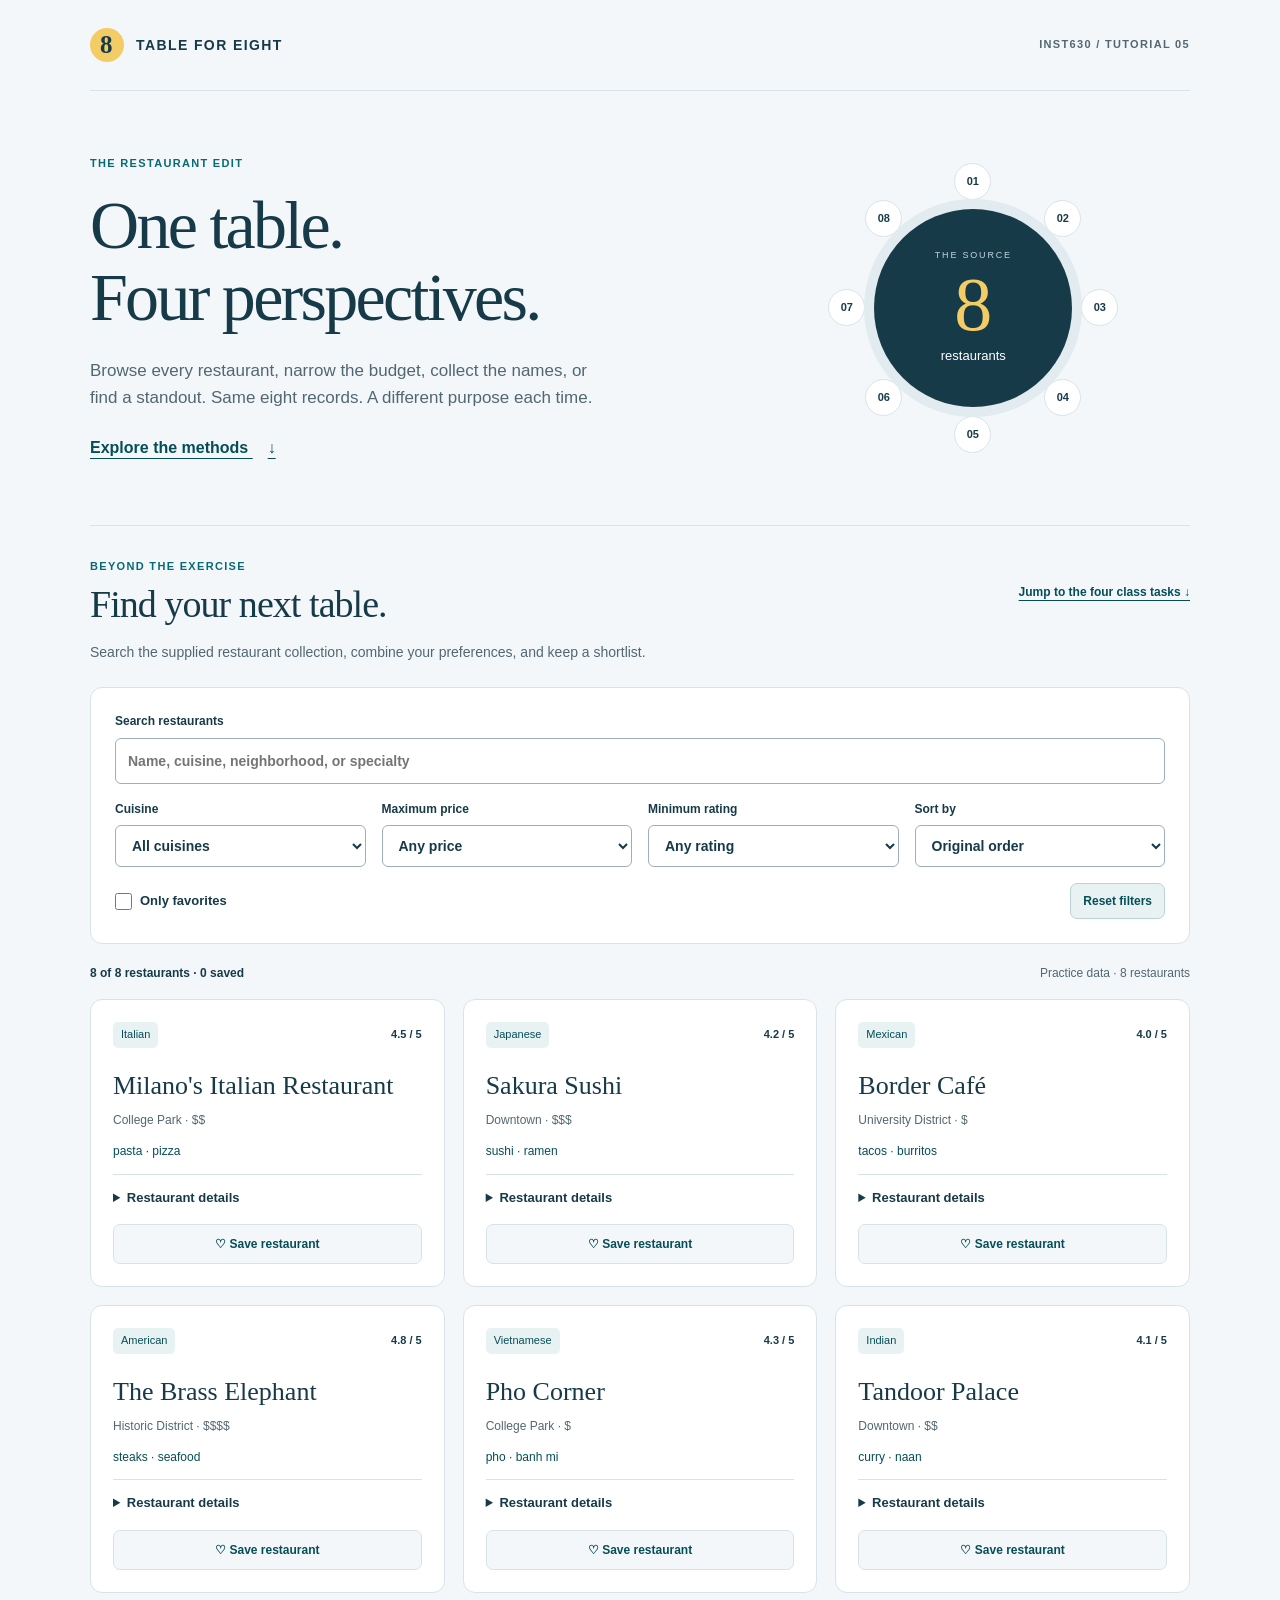
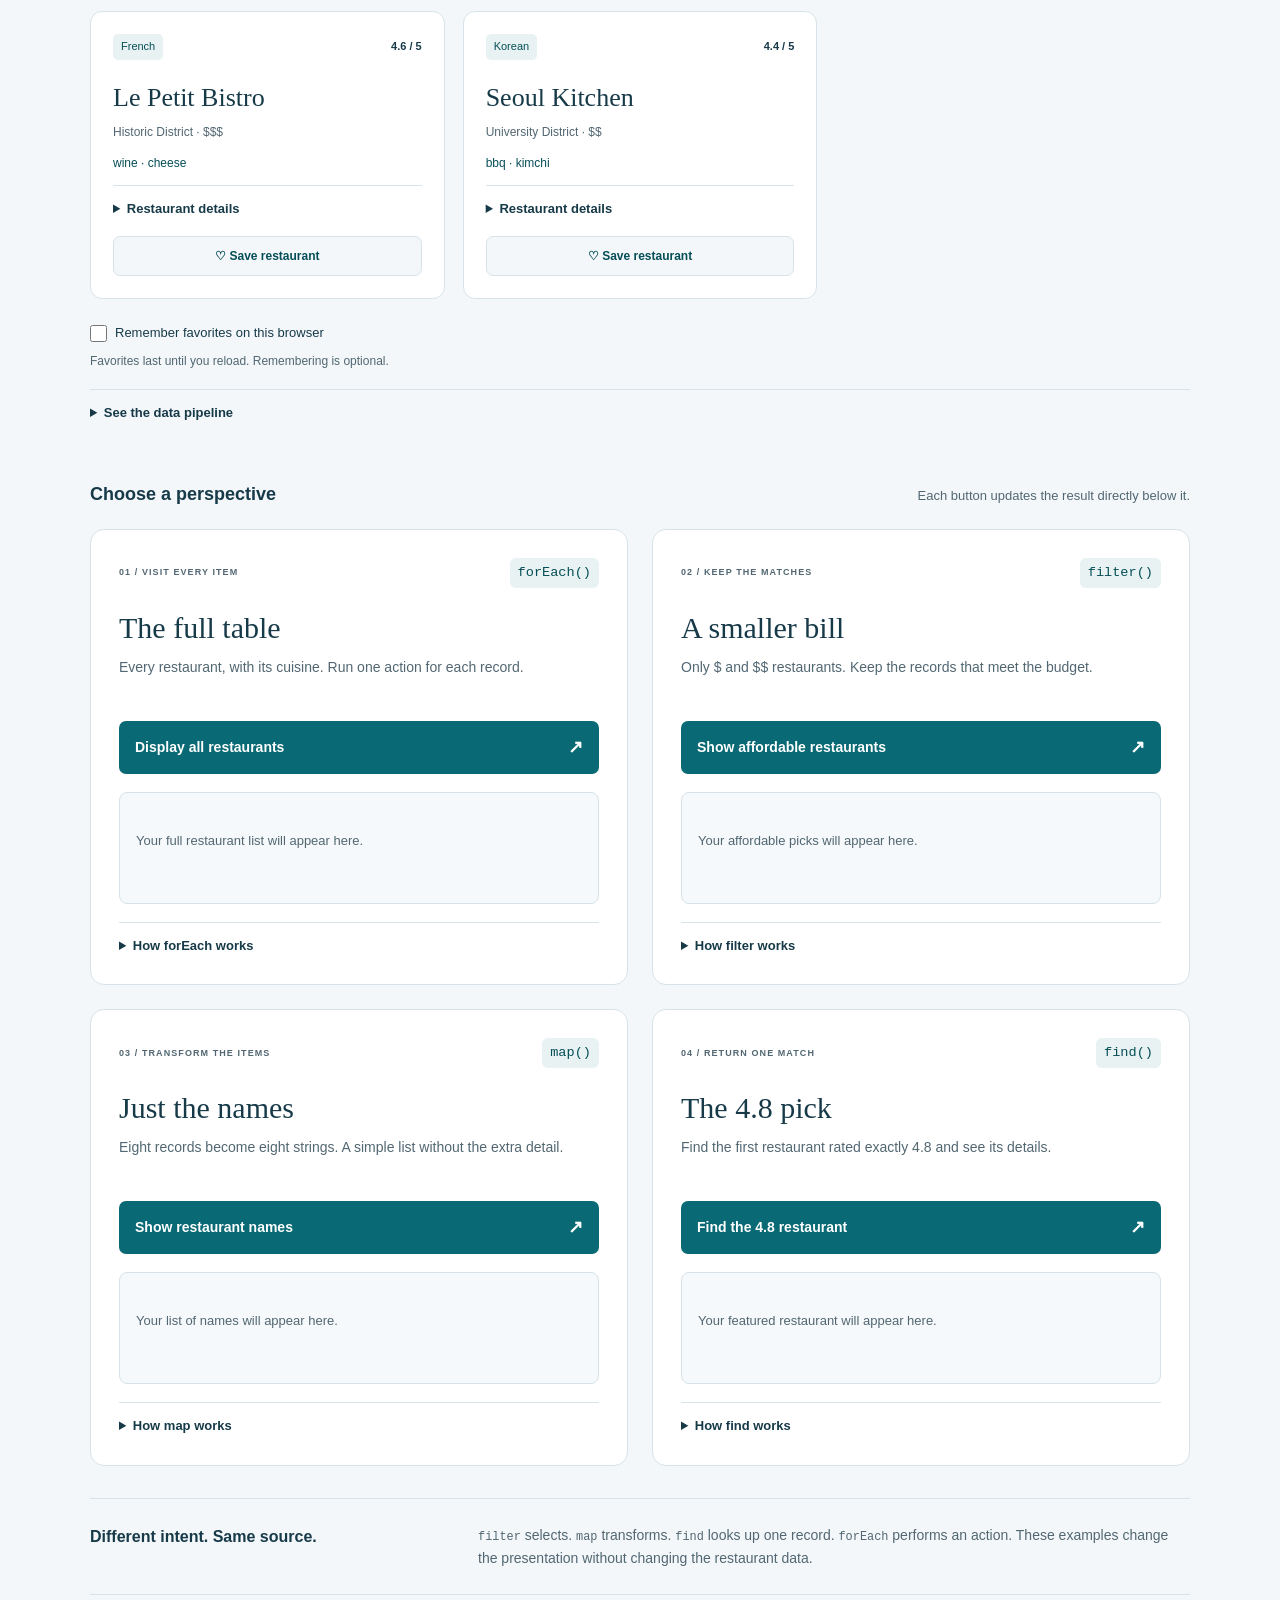
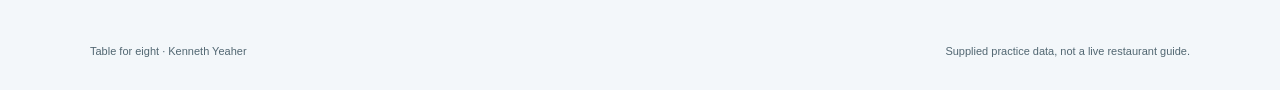
<file: projects/05-array-methods/index.html>
<!doctype html>
<html lang="en">
  <head>
    <meta charset="utf-8" />
    <meta name="viewport" content="width=device-width, initial-scale=1" />
    <meta http-equiv="refresh" content="0; url=tutorial_5_arrays/" />
    <title>Table for eight</title>
  </head>
  <body>
    <a href="tutorial_5_arrays/">Open Table for eight</a>
  </body>
</html>
</file>
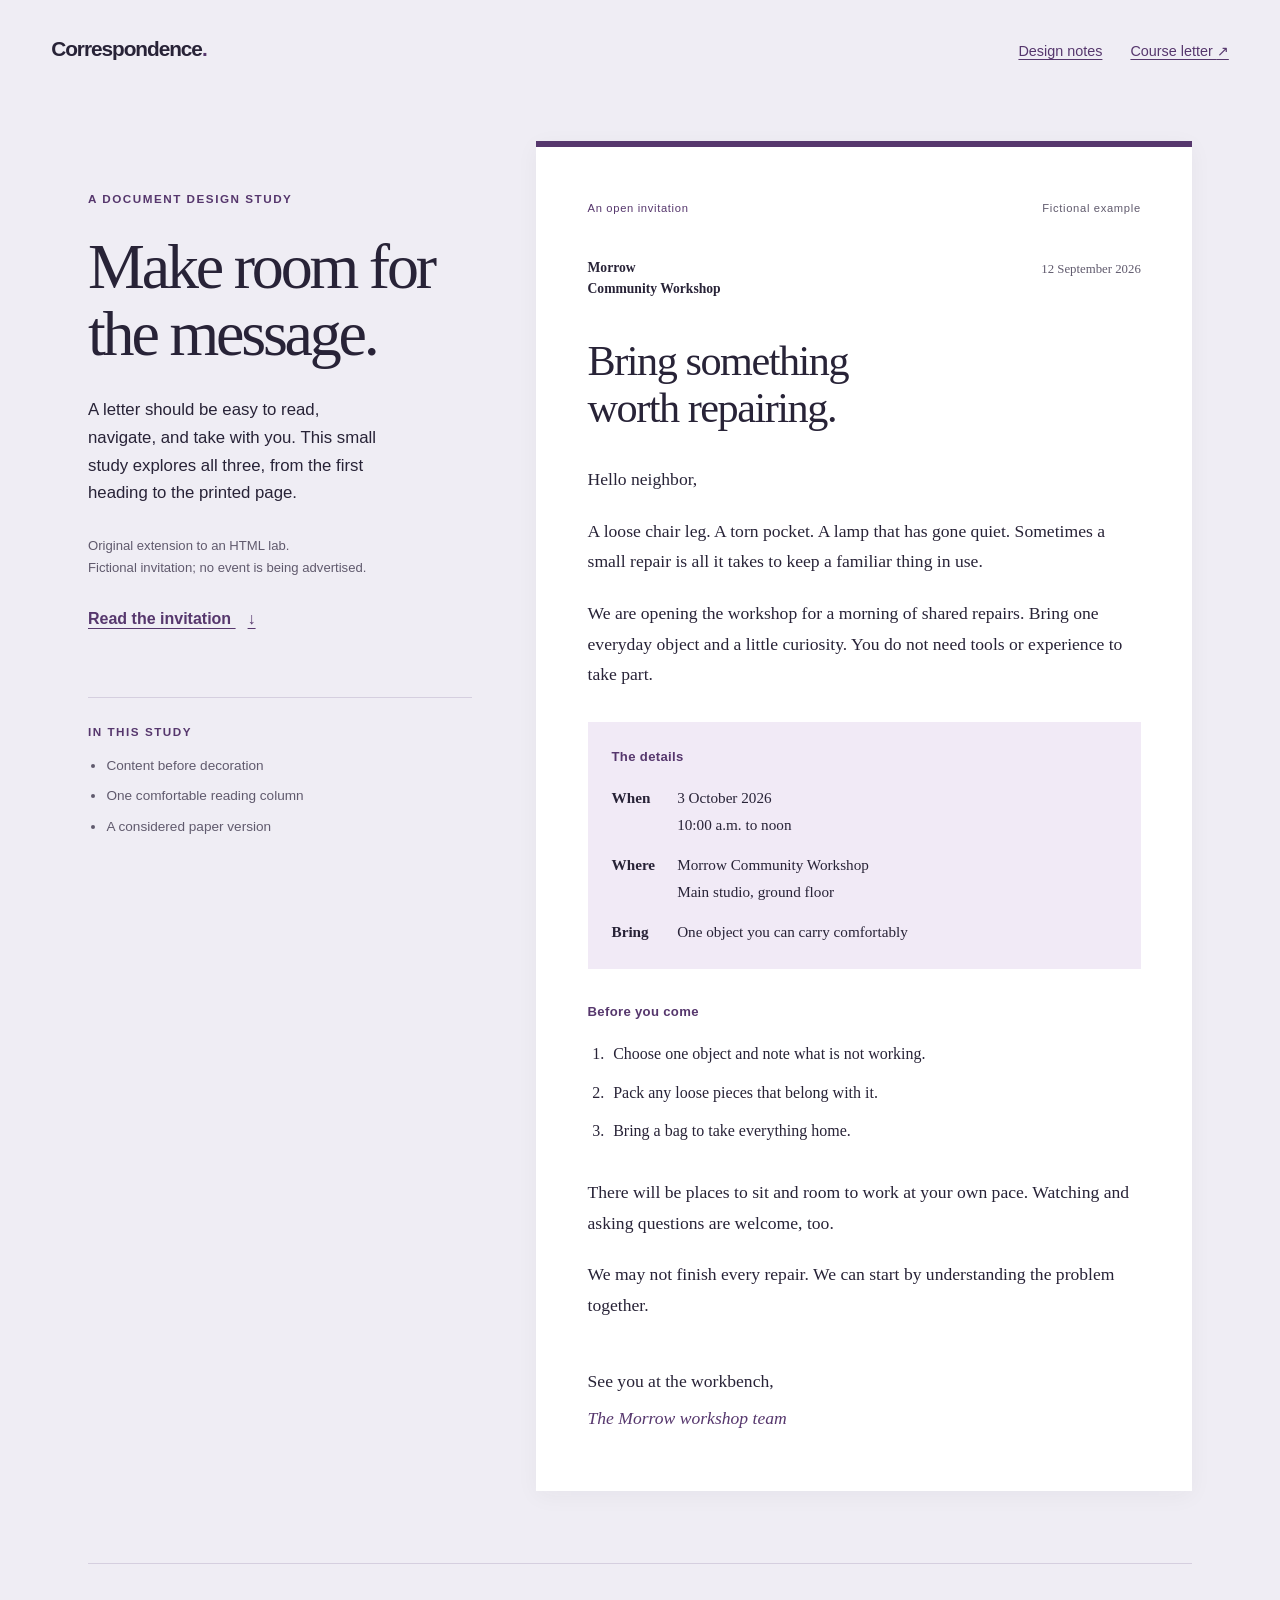
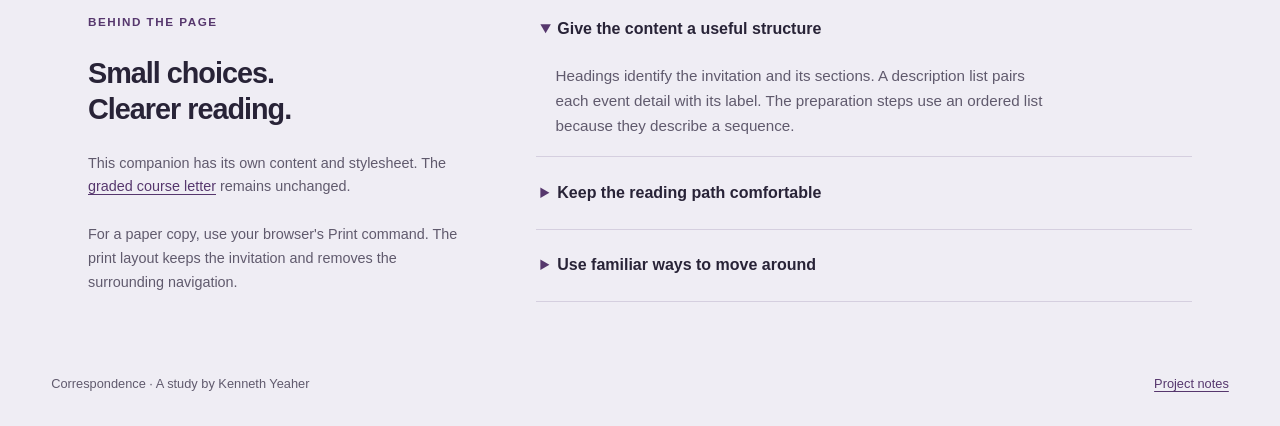
<file: projects/01-semantic-html/companion/index.html>
<!doctype html>
<html lang="en">
  <head>
    <meta charset="utf-8">
    <meta name="viewport" content="width=device-width, initial-scale=1">
    <meta name="description" content="An original correspondence design study exploring readable layouts, semantic HTML, keyboard access, and printing.">
    <title>Correspondence · A document design study</title>
    <link rel="stylesheet" href="styles.css">
  </head>
  <body>
    <a class="skip-link" href="#invitation">Skip to the invitation</a>
    <header class="site-header">
      <a class="wordmark" href="#top">Correspondence<span class="wordmark-dot" aria-hidden="true">.</span></a>
      <nav class="site-nav" aria-label="Main navigation">
        <a href="#design-notes">Design notes</a>
        <a href="../index.html">Course letter <span aria-hidden="true">↗</span></a>
      </nav>
    </header>

    <main id="top" class="study">
      <!-- The introduction supplies context without interrupting the letter. -->
      <div class="introduction">
        <p class="eyebrow">A document design study</p>
        <h1>Make room for<br>the message.</h1>
        <p class="intro-copy">A letter should be easy to read, navigate, and take with you.
          This small study explores all three, from the first heading to the printed page.</p>
        <p class="example-label">Original extension to an HTML lab.<br>Fictional invitation; no event is being advertised.</p>
        <a class="read-link" href="#invitation">Read the invitation <span aria-hidden="true">↓</span></a>
        <div class="study-index">
          <p class="eyebrow">In this study</p>
          <ul>
            <li>Content before decoration</li>
            <li>One comfortable reading column</li>
            <li>A considered paper version</li>
          </ul>
        </div>
      </div>

      <!-- Article and section headings provide a navigable document outline. -->
      <article id="invitation" class="letter" tabindex="-1" aria-labelledby="letter-title">
        <header class="letter-header">
          <p class="document-kind">An open invitation <span>Fictional example</span></p>
          <div class="letter-origin">
            <p class="sender">Morrow<br>Community Workshop</p>
            <p class="letter-date"><time datetime="2026-09-12">12 September 2026</time></p>
          </div>
          <h2 id="letter-title">Bring something<br>worth repairing.</h2>
        </header>
        <div class="letter-body">
          <p>Hello neighbor,</p>
          <p>A loose chair leg. A torn pocket. A lamp that has gone quiet.
            Sometimes a small repair is all it takes to keep a familiar thing in use.</p>
          <p>We are opening the workshop for a morning of shared repairs.
            Bring one everyday object and a little curiosity. You do not need
            tools or experience to take part.</p>

          <section class="event-section" aria-labelledby="details-heading">
            <h3 id="details-heading">The details</h3>
            <dl class="event-details">
              <div>
                <dt>When</dt>
                <dd><time datetime="2026-10-03">3 October 2026</time><br>
                  <time datetime="10:00">10:00 a.m.</time> to <time datetime="12:00">noon</time></dd>
              </div>
              <div>
                <dt>Where</dt>
                <dd>Morrow Community Workshop<br>Main studio, ground floor</dd>
              </div>
              <div>
                <dt>Bring</dt>
                <dd>One object you can carry comfortably</dd>
              </div>
            </dl>
          </section>

          <section class="preparation" aria-labelledby="prepare-heading">
            <h3 id="prepare-heading">Before you come</h3>
            <ol>
              <li>Choose one object and note what is not working.</li>
              <li>Pack any loose pieces that belong with it.</li>
              <li>Bring a bag to take everything home.</li>
            </ol>
          </section>
          <p>There will be places to sit and room to work at your own pace.
            Watching and asking questions are welcome, too.</p>
          <p>We may not finish every repair. We can start by understanding the problem together.</p>
        </div>
        <footer class="letter-signature">
          <p>See you at the workbench,</p>
          <p class="signature">The Morrow workshop team</p>
        </footer>
      </article>

      <aside id="design-notes" class="design-notes" aria-labelledby="notes-heading">
        <div class="notes-intro">
          <p class="eyebrow">Behind the page</p>
          <h2 id="notes-heading">Small choices.<br>Clearer reading.</h2>
          <p>This companion has its own content and stylesheet. The
            <a href="../index.html">graded course letter</a> remains unchanged.</p>
          <p class="print-hint">For a paper copy, use your browser's Print command.
            The print layout keeps the invitation and removes the surrounding navigation.</p>
        </div>
        <div class="note-list">
          <details class="design-note" open>
            <summary>Give the content a useful structure</summary>
            <p>Headings identify the invitation and its sections. A description list
              pairs each event detail with its label. The preparation steps use an
              ordered list because they describe a sequence.</p>
          </details>
          <details class="design-note">
            <summary>Keep the reading path comfortable</summary>
            <p>The letter has a limited width and generous line spacing. At narrow
              widths, the introduction moves above it. Long text can wrap without
              making the whole page scroll sideways.</p>
          </details>
          <details class="design-note">
            <summary>Use familiar ways to move around</summary>
            <p>The first keyboard link skips to the invitation. Links and these
              disclosures have visible focus indicators. Native disclosure elements
              provide interaction without JavaScript. Their actual keyboard behavior
              is checked separately from their visual appearance.</p>
          </details>
        </div>
      </aside>
    </main>
    <footer class="site-footer">
      <p>Correspondence · A study by Kenneth Yeaher</p>
      <a href="https://github.com/kennethyeaher/KY_htmlLab#readme">Project notes</a>
    </footer>
  </body>
</html>
</file>
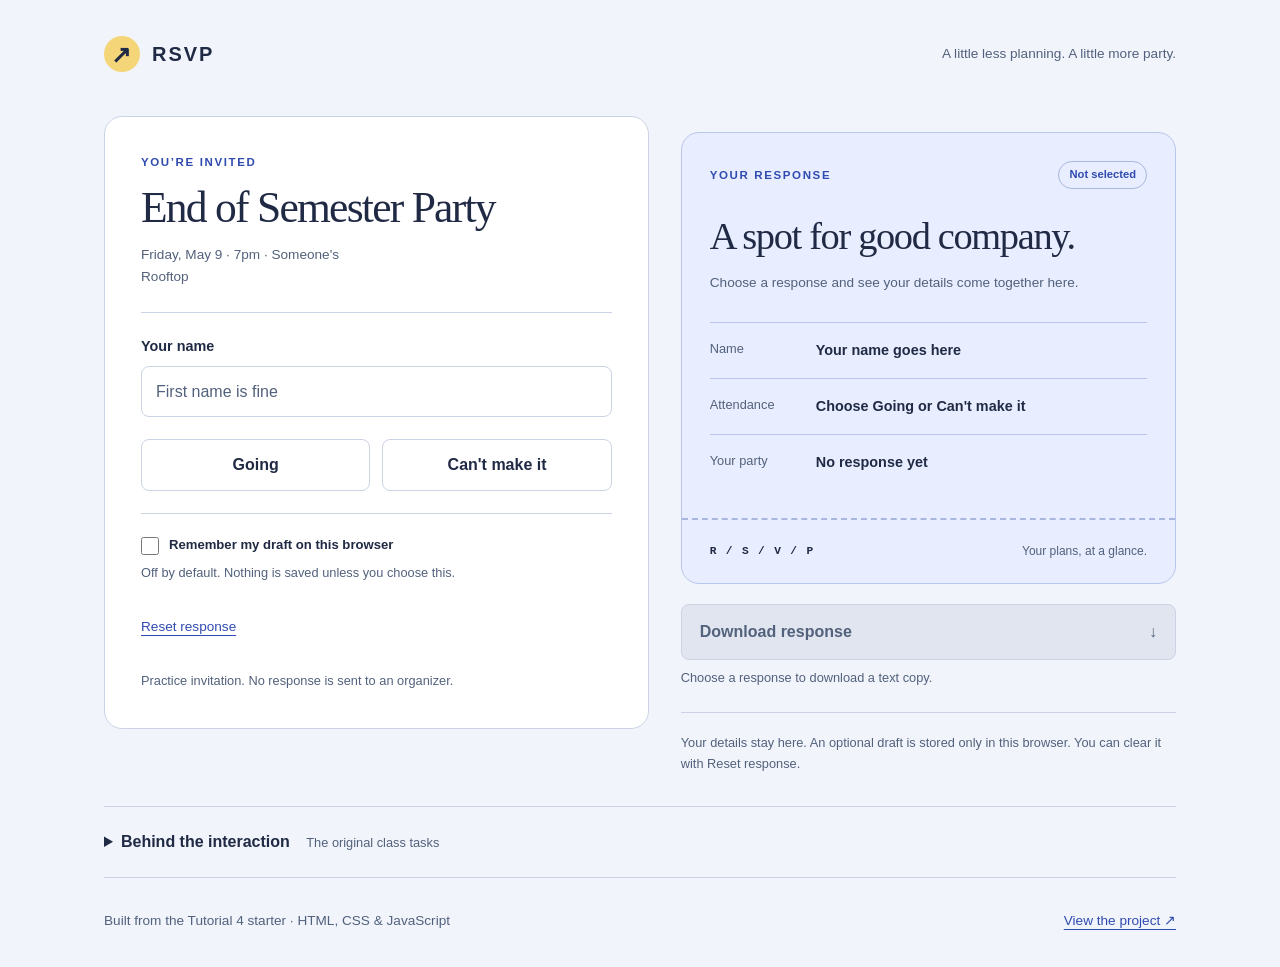
<file: projects/04-rsvp-interaction/tutorial_4_files/index.html>
<!DOCTYPE html>
<html lang="en">
<head>
  <meta charset="UTF-8">
  <meta name="viewport" content="width=device-width, initial-scale=1.0">
  <title>RSVP Card | JavaScript Fundamentals</title>
  <link rel="icon" href="data:image/svg+xml,%3Csvg xmlns='http://www.w3.org/2000/svg' viewBox='0 0 64 64'%3E%3Crect width='64' height='64' rx='12' fill='%23fcd44b'/%3E%3Cpath d='m16 33 10 10 22-24' fill='none' stroke='%231a1917' stroke-width='6'/%3E%3C/svg%3E">
  <link rel="stylesheet" href="style.css">
</head>
<body>

  <header class="site-header">
    <a class="wordmark" href="#rsvp-card" aria-label="RSVP card"><span aria-hidden="true">↗</span> RSVP</a>
    <span class="site-caption">A little less planning. A little more party.</span>
  </header>
  <main class="page">

    <!-- the RSVP card -->
    <div class="card" id="rsvp-card">

      <div class="event-header">
        <p class="eyebrow">You’re invited</p>
        <h1 class="event-title">End of Semester Party</h1>
        <p class="event-meta">Friday, May 9 &middot; 7pm &middot; Someone's Rooftop</p>
      </div>

      <!-- string: name -->
      <div class="field">
        <label for="name-input">Your name</label>
        <input type="text" id="name-input" placeholder="First name is fine" autocomplete="given-name" maxlength="80">
      </div>

      <!-- boolean: going or not -->
      <div class="rsvp-buttons" role="group" aria-label="Will you attend?">
        <button class="btn btn-yes" id="btn-yes" type="button" aria-pressed="false">Going</button>
        <button class="btn btn-no"  id="btn-no" type="button" aria-pressed="false">Can't make it</button>
      </div>

      <!-- number: guest count, hidden until yes -->
      <div class="guest-field hidden" id="guest-field">
        <label for="guest-input">Bringing anyone?</label>
        <input type="number" id="guest-input" value="0" min="0" max="10" step="1" required aria-invalid="false" aria-describedby="guest-hint guest-error">
        <p class="field-hint" id="guest-hint">0 to 10 additional guests. Leave 0 if it's just you.</p>
        <p class="field-error" id="guest-error" role="alert"></p>
        <p class="guest-total" id="guest-total"></p>
      </div>

      <!-- confirmation messages, hidden until a choice is made -->
      <div class="response" role="status" aria-atomic="true">
        <div class="confirmation hidden" id="confirmation"></div>
        <div class="regret hidden" id="regret"></div>
      </div>
      <div class="draft-controls">
        <label class="checkbox-label" for="remember-draft">
          <input type="checkbox" id="remember-draft" aria-describedby="draft-status">
          Remember my draft on this browser
        </label>
        <p class="field-hint" id="draft-status" role="status">Off by default. Nothing is saved unless you choose this.</p>
      </div>
      <div class="reset-row">
        <button class="text-button" id="reset-button" type="button">Reset response</button>
        <button class="text-button hidden" id="undo-button" type="button">Undo reset</button>
      </div>
      <p class="action-status" id="action-status" role="status"></p>
      <p class="demo-note">Practice invitation. No response is sent to an organizer.</p>
      <noscript><p>This card needs JavaScript to update your response. Enable JavaScript and reload the page to try it.</p></noscript>

    </div>

    <aside class="summary-panel" aria-labelledby="summary-title">
      <div class="ticket">
        <div class="ticket-top"><p class="eyebrow">Your response</p><span class="status-pill" id="summary-status">Not selected</span></div>
        <h2 id="summary-title">A spot for good company.</h2>
        <p class="summary-intro">Choose a response and see your details come together here.</p>
        <dl class="summary-details">
          <div><dt>Name</dt><dd id="summary-name">Your name goes here</dd></div>
          <div><dt>Attendance</dt><dd id="summary-choice">Choose Going or Can't make it</dd></div>
          <div><dt>Your party</dt><dd id="summary-party">No response yet</dd></div>
        </dl>
        <div class="ticket-footer">
          <span class="ticket-mark" aria-hidden="true">R / S / V / P</span>
          <p>Your plans, at a glance.</p>
        </div>
      </div>
      <button class="download-button" id="download-button" type="button" disabled>Download response <span aria-hidden="true">↓</span></button>
      <p class="field-hint" id="download-hint">Choose a response to download a text copy.</p>
      <p class="privacy-note">Your details stay here. An optional draft is stored only in this browser. You can clear it with Reset response.</p>
    </aside>

    <!-- keep the supplied tasks available without competing with the invitation -->
    <details class="task-reference">
      <summary>Behind the interaction <span>The original class tasks</span></summary>
      <div class="tasks-panel">

      <h2>Tutorial 4: Make HTML Interactive</h2>
      <p class="intro">
        This completed card uses the five tasks below. Try a response, then
        change your name or guest count to see the message update.
      </p>

      <div class="task-group">
        <h3>Before you write any JS</h3>
        <p>Open the browser console (F12 → Console tab) and leave it open. 
           You'll use <code>console.log()</code> to check your work throughout.</p>
      </div>

      <div class="task-group">
        <h3>Task 1 — Boolean: Yes / No buttons</h3>
        <p>
          When someone clicks <strong>Going</strong>, set <code>isGoing = true</code>
          and add the <code>active</code> class to that button.
          When they click <strong>Can't make it</strong>, the opposite.
          Only one can be active at a time.
        </p>
        <p>Skills: <code>addEventListener</code>, <code>classList.add/remove</code>, boolean variables</p>
      </div>

      <div class="task-group">
        <h3>Task 2 — Show / hide: guest field</h3>
        <p>
          When someone clicks Going, <strong>remove</strong> the <code>hidden</code> class
          from <code>#guest-field</code> so the guest count appears.
          When they click Can't make it, add it back.
        </p>
        <p>Skills: <code>classList.remove</code>, <code>classList.add</code>, conditional display</p>
      </div>

      <div class="task-group">
        <h3>Task 3 — String: confirmation message</h3>
        <p>
          After a choice is made, show a message in <code>#confirmation</code> or 
          <code>#regret</code>. Use the name from the input.
          Use a template literal: <code>`${getName()} is coming!`</code>
        </p>
        <p>
          A helper function <code>getName()</code> is already written for you in 
          <code>script.js</code> — read it and understand what it does before using it.
        </p>
        <p>Skills: template literals, <code>textContent</code>, showing hidden elements</p>
      </div>

      <div class="task-group">
        <h3>Task 4 — Number: guest count</h3>
        <p>
          Update the confirmation message to include how many guests they're bringing.
          Watch out: <code>guestInput.value</code> is a <strong>string</strong>, not a number.
          Try logging it with <code>typeof</code> to see for yourself.
          Use <code>Number()</code> to convert it.
        </p>
        <p>
          Stretch: handle the difference between 0 guests ("flying solo") and 
          1 guest ("1 guest") and 2+ guests ("2 guests").
        </p>
        <p>Skills: type conversion, <code>Number()</code>, conditionals</p>
      </div>

      <div class="task-group">
        <h3>Task 5 — Live update</h3>
        <p>
          Add <code>input</code> event listeners to both the name field and the guest
          count field so the confirmation message updates as the user types —
          not just when they first click the button.
        </p>
        <p>Skills: <code>addEventListener('input', ...)</code>, reactive updates</p>
      </div>

      <div class="task-group task-stretch">
        <h3>Stretch — Operators and comparisons</h3>
        <p>
          Add a running total below the guest field: 
          "X people confirmed so far" — where X is the number of guests plus 1 (the person themselves).
        </p>
        <p>
          Or: disable the Going button if the name field is empty.
          Check <code>nameInput.value.trim() === ''</code> on every input event.
        </p>
      </div>

      </div>
    </details>

  </main>
  <footer class="site-footer">Built from the Tutorial 4 starter · HTML, CSS &amp; JavaScript <a href="https://github.com/kennethyeaher/addingJava">View the project ↗</a></footer>

  <script src="script.js"></script>
</body>
</html>
</file>
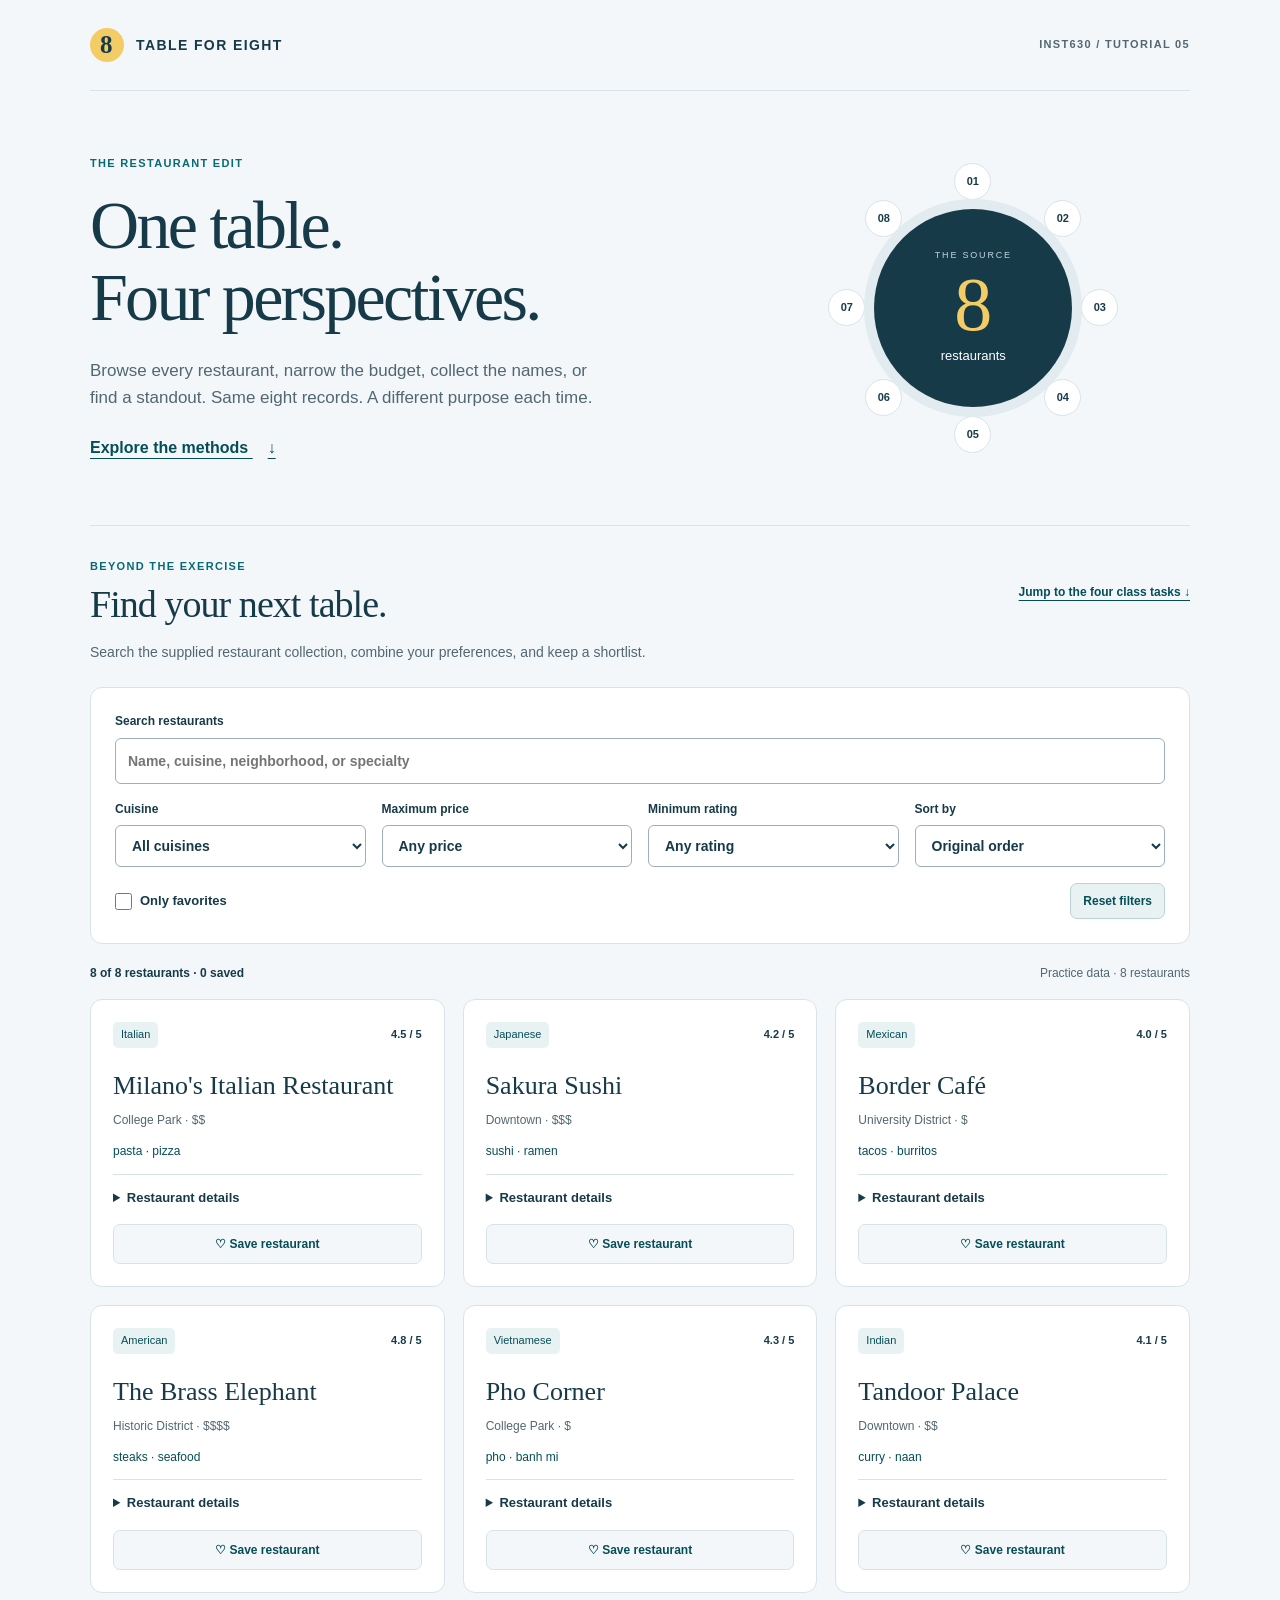
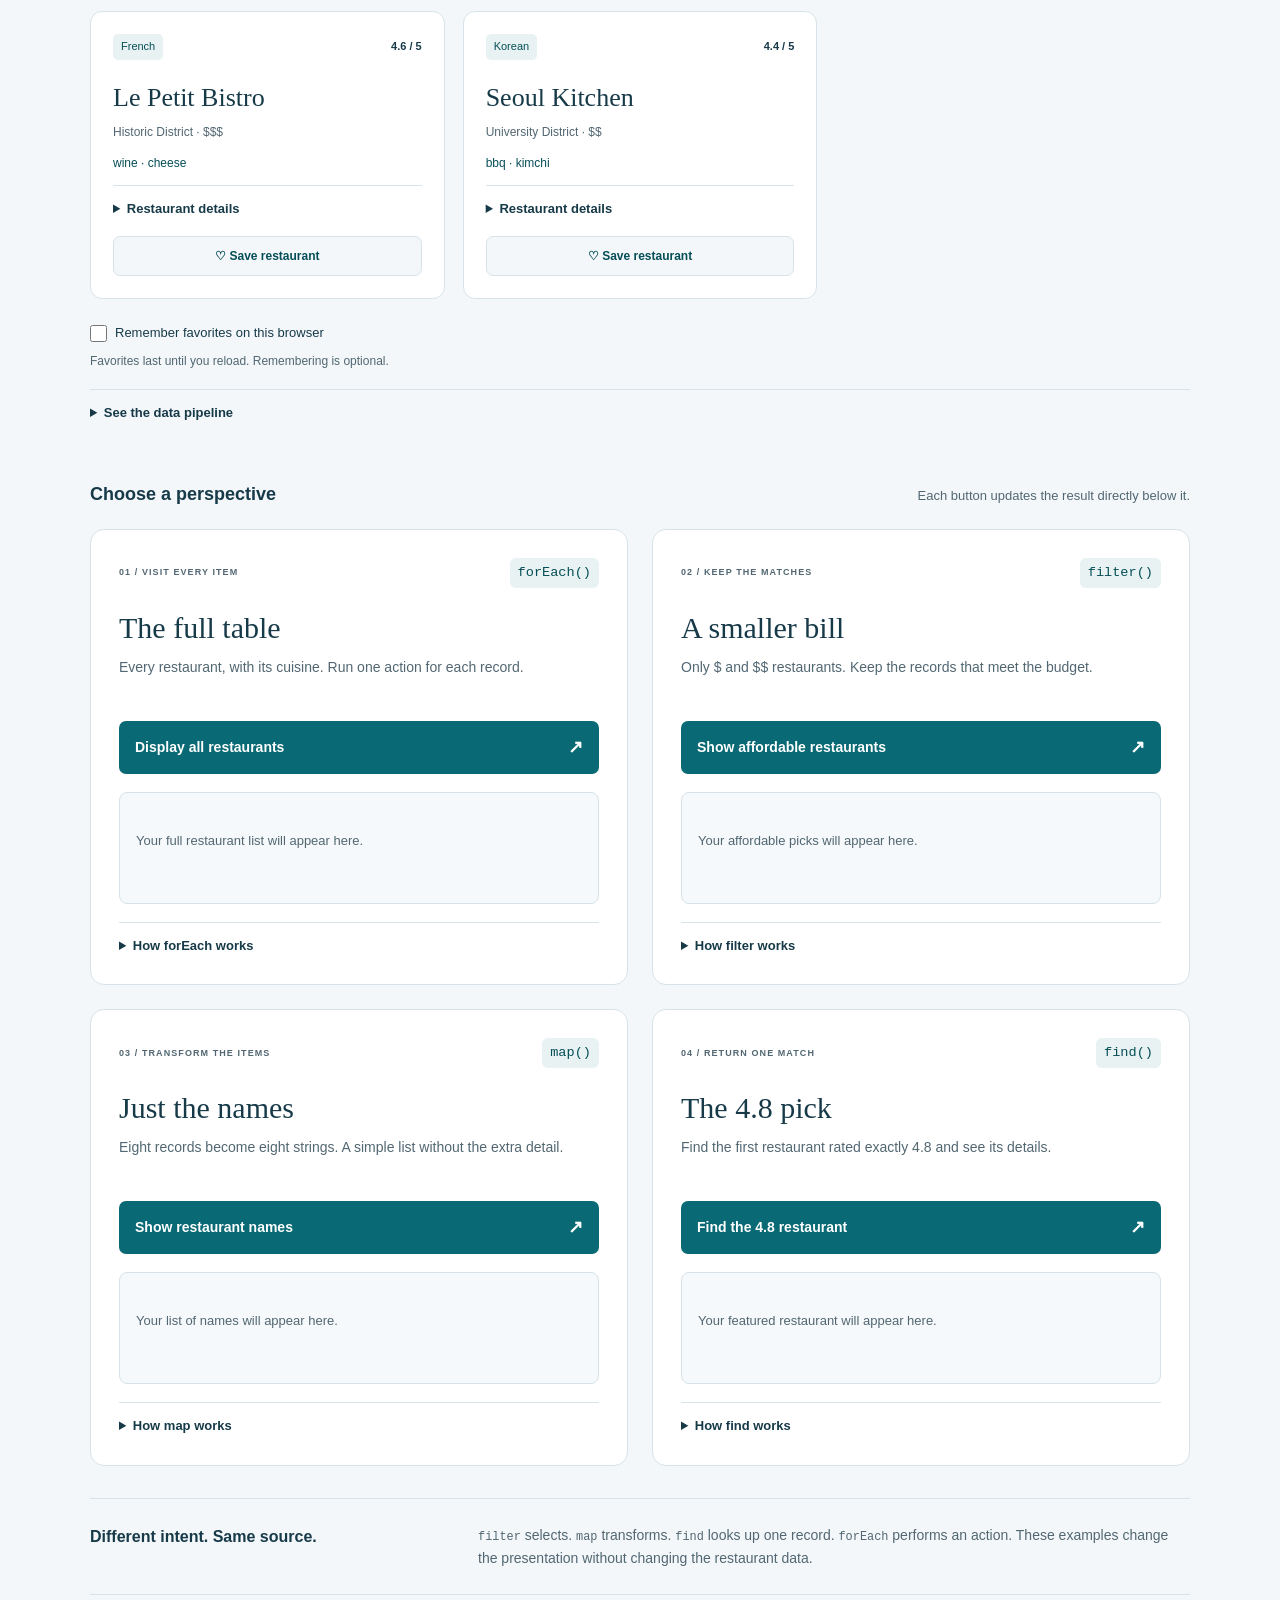
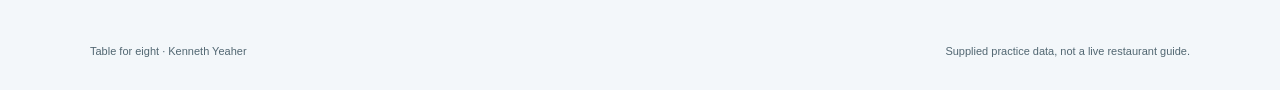
<file: projects/05-array-methods/tutorial_5_arrays/index.html>
<!doctype html>
<html lang="en">
  <head>
    <meta charset="utf-8" />
    <meta name="viewport" content="width=device-width, initial-scale=1" />
    <meta
      name="description"
      content="Eight restaurants, four ways to look at them. An interactive JavaScript array methods exercise."
    />
    <title>Table for eight | Array methods</title>
    <link rel="icon" href="favicon.svg" type="image/svg+xml" />
    <link rel="stylesheet" href="style.css" />
    <script src="script.js" defer></script>
    <script src="explorer.js" defer></script>
  </head>
  <body>
    <a class="skip-link" href="#methods">Skip to array methods</a>
    <div class="container">
      <header class="masthead">
        <a class="wordmark" href="./" aria-label="Table for eight home"
          ><span class="brand-icon" aria-hidden="true">8</span> TABLE FOR
          EIGHT</a
        >
        <span class="course-label">INST630 / TUTORIAL 05</span>
      </header>
      <main>
        <section class="intro" aria-labelledby="page-title">
          <div>
            <p class="eyebrow">THE RESTAURANT EDIT</p>
            <h1 id="page-title">One table.<br />Four perspectives.</h1>
            <p class="intro-copy">
              Browse every restaurant, narrow the budget, collect the names, or
              find a standout. Same eight records. A different purpose each
              time.
            </p>
            <a class="intro-link" href="#methods"
              >Explore the methods <span aria-hidden="true">↓</span></a
            >
          </div>
          <div
            class="table-diagram"
            role="img"
            aria-label="Eight restaurant records around a table, shared by all four methods"
          >
            <span class="seat seat-1">01</span
            ><span class="seat seat-2">02</span>
            <span class="seat seat-3">03</span
            ><span class="seat seat-4">04</span>
            <span class="seat seat-5">05</span
            ><span class="seat seat-6">06</span>
            <span class="seat seat-7">07</span
            ><span class="seat seat-8">08</span>
            <div class="table-center">
              <span>THE SOURCE</span><strong>8</strong><span>restaurants</span>
            </div>
          </div>
        </section>
        <section
          id="explorer"
          class="explorer"
          aria-labelledby="explorer-title"
        >
          <div class="explorer-heading">
            <div>
              <p class="eyebrow">BEYOND THE EXERCISE</p>
              <h2 id="explorer-title">Find your next table.</h2>
            </div>
            <a href="#methods">Jump to the four class tasks ↓</a>
          </div>
          <p class="explorer-description">
            Search the supplied restaurant collection, combine your preferences,
            and keep a shortlist.
          </p>
          <form
            id="explorer-controls"
            class="explorer-controls"
            role="search"
            aria-label="Restaurant preferences"
          >
            <label class="search-field"
              >Search restaurants<input
                id="search"
                type="search"
                placeholder="Name, cuisine, neighborhood, or specialty"
                autocomplete="off"
            /></label>
            <label
              >Cuisine<select id="cuisine">
                <option value="">All cuisines</option>
              </select></label
            >
            <label
              >Maximum price<select id="price">
                <option value="4">Any price</option>
                <option value="1">$</option>
                <option value="2">$$ or less</option>
                <option value="3">$$$ or less</option>
              </select></label
            >
            <label
              >Minimum rating<select id="rating">
                <option value="0">Any rating</option>
                <option value="4.3">4.3 or higher</option>
                <option value="4.5">4.5 or higher</option>
                <option value="4.8">4.8 or higher</option>
              </select></label
            >
            <label
              >Sort by<select id="sort">
                <option value="original">Original order</option>
                <option value="rating">Highest rating</option>
                <option value="price">Lowest price</option>
                <option value="name">Name A to Z</option>
              </select></label
            >
            <div class="explorer-options">
              <label class="check-label"
                ><input id="favorites-only" type="checkbox" />Only
                favorites</label
              ><button id="reset-filters" type="button" class="quiet-button">
                Reset filters
              </button>
            </div>
          </form>
          <div class="explorer-summary">
            <p
              id="explorer-count"
              role="status"
              aria-live="polite"
              aria-atomic="true"
            ></p>
            <span>Practice data · 8 restaurants</span>
          </div>
          <ul
            id="explorer-results"
            class="explorer-results"
            aria-label="Matching restaurants"
          ></ul>
          <div id="explorer-empty" class="explorer-empty" hidden>
            <h3>No restaurants match.</h3>
            <p>
              Try a broader search or reset the filters. Favorites appear after
              you save a restaurant.
            </p>
            <button id="empty-reset" type="button" class="quiet-button">
              Show all restaurants
            </button>
          </div>
          <div class="favorite-storage">
            <label class="check-label"
              ><input id="remember-favorites" type="checkbox" />Remember
              favorites on this browser</label
            >
            <p id="storage-status" role="status" aria-live="polite">
              Favorites last until you reload. Remembering is optional.
            </p>
          </div>
          <details class="pipeline-note">
            <summary>See the data pipeline</summary>
            <p>
              The explorer combines <code>filter()</code> for preferences,
              <code>toSorted()</code> for a new ordered array, and
              <code>map()</code> for cards. Favorites store restaurant IDs
              separately, so every source record stays unchanged.
            </p>
            <pre><code>const selected = selectRestaurants(
  restaurants, readPreferences(), favoriteIds
);
selected.map(createRestaurantCard);</code></pre>
          </details>
        </section>
        <div class="section-heading">
          <h2>Choose a perspective</h2>
          <p>Each button updates the result directly below it.</p>
        </div>
        <div id="methods" class="methods-grid">
          <section class="method-section" aria-labelledby="all-title">
            <div class="method-top">
              <span class="method-index">01 / VISIT EVERY ITEM</span
              ><code>forEach()</code>
            </div>
            <h3 id="all-title">The full table</h3>
            <p>
              Every restaurant, with its cuisine. Run one action for each
              record.
            </p>
            <button
              id="display-button"
              type="button"
              aria-controls="restaurant-list"
            >
              Display all restaurants <span aria-hidden="true">↗</span>
            </button>
            <div
              id="restaurant-list"
              class="result-area"
              role="status"
              aria-live="polite"
              aria-atomic="true"
            >
              <p class="placeholder">
                Your full restaurant list will appear here.
              </p>
            </div>
            <details>
              <summary>How forEach works</summary>
              <p>
                Visits all eight records to create DOM elements. It returns
                <code>undefined</code>, so it is useful for actions rather than
                creating a new array.
              </p>
              <pre><code>restaurants.forEach((restaurant) =&gt; {
  list.append(createRestaurantRow(restaurant));
});</code></pre>
            </details>
          </section>
          <section class="method-section" aria-labelledby="budget-title">
            <div class="method-top">
              <span class="method-index">02 / KEEP THE MATCHES</span
              ><code>filter()</code>
            </div>
            <h3 id="budget-title">A smaller bill</h3>
            <p>
              Only $ and $$ restaurants. Keep the records that meet the budget.
            </p>
            <button
              id="filter-button"
              type="button"
              aria-controls="filtered-list"
            >
              Show affordable restaurants <span aria-hidden="true">↗</span>
            </button>
            <div
              id="filtered-list"
              class="result-area"
              role="status"
              aria-live="polite"
              aria-atomic="true"
            >
              <p class="placeholder">Your affordable picks will appear here.</p>
            </div>
            <details>
              <summary>How filter works</summary>
              <p>
                Returns a new array of five matching records. The original array
                keeps all eight. Records are shared references, not deep copies.
              </p>
              <pre><code>restaurants.filter((restaurant) =&gt; {
  return restaurant.priceRange === "$" ||
    restaurant.priceRange === "$$";
});</code></pre>
            </details>
          </section>
          <section class="method-section" aria-labelledby="names-title">
            <div class="method-top">
              <span class="method-index">03 / TRANSFORM THE ITEMS</span
              ><code>map()</code>
            </div>
            <h3 id="names-title">Just the names</h3>
            <p>
              Eight records become eight strings. A simple list without the
              extra detail.
            </p>
            <button id="map-button" type="button" aria-controls="mapped-list">
              Show restaurant names <span aria-hidden="true">↗</span>
            </button>
            <div
              id="mapped-list"
              class="result-area"
              role="status"
              aria-live="polite"
              aria-atomic="true"
            >
              <p class="placeholder">Your list of names will appear here.</p>
            </div>
            <details>
              <summary>How map works</summary>
              <p>
                Returns a new array containing only name strings, in the
                original order. The records remain unchanged.
              </p>
              <pre><code>restaurants.map((restaurant) =&gt; {
  return restaurant.name;
});</code></pre>
            </details>
          </section>
          <section class="method-section" aria-labelledby="featured-title">
            <div class="method-top">
              <span class="method-index">04 / RETURN ONE MATCH</span
              ><code>find()</code>
            </div>
            <h3 id="featured-title">The 4.8 pick</h3>
            <p>
              Find the first restaurant rated exactly 4.8 and see its details.
            </p>
            <button id="find-button" type="button" aria-controls="found-item">
              Find the 4.8 restaurant <span aria-hidden="true">↗</span>
            </button>
            <div
              id="found-item"
              class="result-area"
              role="status"
              aria-live="polite"
              aria-atomic="true"
            >
              <p class="placeholder">
                Your featured restaurant will appear here.
              </p>
            </div>
            <details>
              <summary>How find works</summary>
              <p>
                Returns The Brass Elephant, the first matching record. It
                returns <code>undefined</code> if no rating matches. This is an
                exact rating lookup, not a general maximum calculation.
              </p>
              <pre><code>restaurants.find((restaurant) =&gt; {
  return restaurant.rating === 4.8;
});</code></pre>
            </details>
          </section>
        </div>
        <aside class="learning-note">
          <strong>Different intent. Same source.</strong>
          <p>
            <code>filter</code> selects. <code>map</code> transforms.
            <code>find</code> looks up one record. <code>forEach</code> performs
            an action. These examples change the presentation without changing
            the restaurant data.
          </p>
        </aside>
      </main>
      <footer>
        <span>Table for eight · Kenneth Yeaher</span
        ><span>Supplied practice data, not a live restaurant guide.</span>
      </footer>
      <noscript
        ><p>
          This exercise needs JavaScript enabled for the four buttons to display
          results.
        </p></noscript
      >
    </div>
  </body>
</html>
</file>
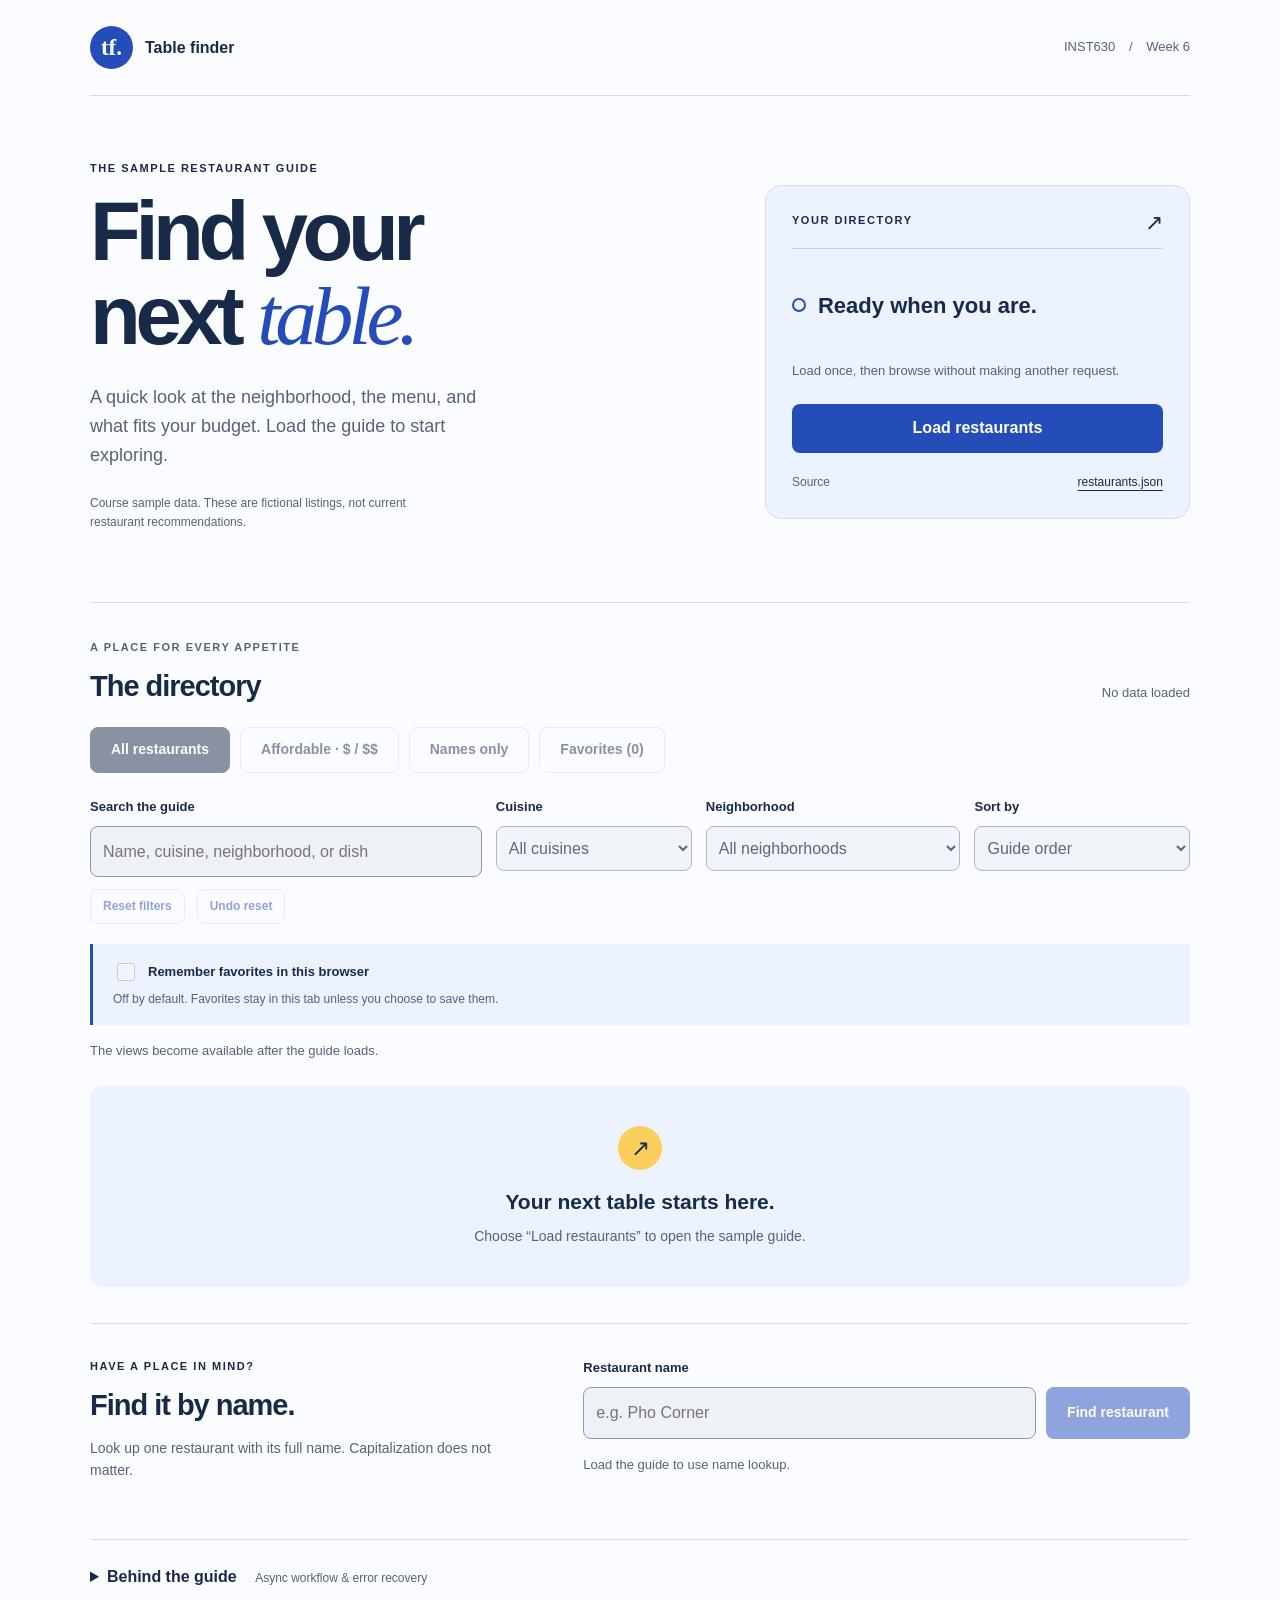
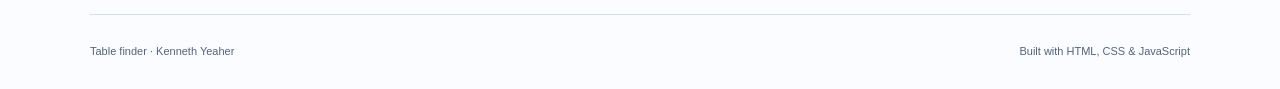
<file: projects/06-async-directory/tutorial_6_api/index.html>
<!doctype html>
<html lang="en">
  <head>
    <meta charset="UTF-8" />
    <meta name="viewport" content="width=device-width, initial-scale=1.0" />
    <meta
      name="description"
      content="Explore eight sample restaurants with async data loading, affordable picks, and quick name lookup. An INST630 JavaScript exercise."
    />
    <title>Table finder | Restaurant guide</title>
    <link rel="icon" href="data:," />
    <link rel="stylesheet" href="style.css" />
    <script src="script.js" type="module"></script>
  </head>
  <body>
    <a class="skip-link" href="#directory">Skip to restaurants</a>
    <div class="container">
      <header class="masthead">
        <a href="./" class="brand"
          ><span class="brand-mark" aria-hidden="true">tf.</span> Table
          finder</a
        >
        <span class="course-label"
          >INST630 <span aria-hidden="true">/</span> Week 6</span
        >
      </header>
      <main>
        <section class="intro" aria-labelledby="page-title">
          <div class="intro-copy">
            <p class="eyebrow">The sample restaurant guide</p>
            <h1 id="page-title">Find your<br />next <em>table.</em></h1>
            <p class="intro-description">
              A quick look at the neighborhood, the menu, and what fits your
              budget. Load the guide to start exploring.
            </p>
            <p class="sample-note">
              Course sample data. These are fictional listings, not current
              restaurant recommendations.
            </p>
          </div>
          <div class="request-card">
            <div class="request-heading">
              <span class="eyebrow">Your directory</span
              ><span aria-hidden="true">↗</span>
            </div>
            <div
              id="loading-status"
              class="status-display ready"
              role="status"
              aria-live="polite"
              aria-atomic="true"
            >
              <span class="status-marker" aria-hidden="true"></span>
              <p class="status-message">Ready when you are.</p>
            </div>
            <p class="request-hint">
              Load once, then browse without making another request.
            </p>
            <button id="load-data-button" class="load-button" type="button">
              Load restaurants
            </button>
            <div class="request-source">
              <span>Source</span><a href="restaurants.json">restaurants.json</a>
            </div>
          </div>
        </section>

        <noscript
          ><p class="notice">
            JavaScript is needed to load this guide. You can still
            <a href="restaurants.json">open the restaurant data</a>.
          </p></noscript
        >

        <section
          id="directory"
          class="directory"
          aria-labelledby="directory-title"
          aria-busy="false"
        >
          <div class="section-heading">
            <div>
              <p class="eyebrow">A place for every appetite</p>
              <h2 id="directory-title">The directory</h2>
            </div>
            <p id="result-count" role="status" aria-live="polite">
              No data loaded
            </p>
          </div>
          <div class="toolbar" role="group" aria-label="Restaurant views">
            <button
              id="display-button"
              type="button"
              class="view-button"
              aria-pressed="true"
              disabled
            >
              All restaurants
            </button>
            <button
              id="filter-button"
              type="button"
              class="view-button"
              aria-pressed="false"
              disabled
            >
              Affordable · $ / $$
            </button>
            <button
              id="map-button"
              type="button"
              class="view-button"
              aria-pressed="false"
              disabled
            >
              Names only
            </button>
            <button
              id="favorites-button"
              type="button"
              class="view-button"
              aria-pressed="false"
              disabled
            >
              Favorites (0)
            </button>
          </div>
          <div class="filter-panel">
            <div class="search-field">
              <label for="search-restaurants">Search the guide</label
              ><input
                id="search-restaurants"
                type="search"
                placeholder="Name, cuisine, neighborhood, or dish"
                maxlength="120"
                disabled
              />
            </div>
            <div>
              <label for="cuisine-filter">Cuisine</label
              ><select id="cuisine-filter" disabled>
                <option value="">All cuisines</option>
              </select>
            </div>
            <div>
              <label for="neighborhood-filter">Neighborhood</label
              ><select id="neighborhood-filter" disabled>
                <option value="">All neighborhoods</option>
              </select>
            </div>
            <div>
              <label for="sort-restaurants">Sort by</label
              ><select id="sort-restaurants" disabled>
                <option value="source">Guide order</option>
                <option value="rating">Highest rated</option>
                <option value="price">Lowest price</option>
                <option value="name">Name A to Z</option>
              </select>
            </div>
          </div>
          <div class="filter-actions">
            <button
              id="reset-filters"
              type="button"
              class="text-button"
              disabled
            >
              Reset filters</button
            ><button
              id="undo-filters"
              type="button"
              class="text-button"
              disabled
            >
              Undo reset</button
            ><span id="filter-feedback" role="status" aria-live="polite"></span>
          </div>
          <div class="favorite-preference">
            <label
              ><input id="remember-favorites" type="checkbox" disabled />
              Remember favorites in this browser</label
            >
            <p>
              Off by default. Favorites stay in this tab unless you choose to
              save them.
            </p>
            <p id="favorite-feedback" role="status" aria-live="polite"></p>
          </div>
          <p id="view-description" class="view-description">
            The views become available after the guide loads.
          </p>
          <div id="restaurant-list" class="restaurant-grid">
            <div class="empty-state">
              <span class="empty-symbol" aria-hidden="true">↗</span>
              <h3>Your next table starts here.</h3>
              <p>Choose “Load restaurants” to open the sample guide.</p>
            </div>
          </div>
        </section>

        <section class="lookup" aria-labelledby="lookup-title">
          <div>
            <p class="eyebrow">Have a place in mind?</p>
            <h2 id="lookup-title">Find it by name.</h2>
            <p>
              Look up one restaurant with its full name. Capitalization does not
              matter.
            </p>
          </div>
          <div>
            <form id="find-form">
              <label for="restaurant-name">Restaurant name</label>
              <div class="find-controls">
                <input
                  id="restaurant-name"
                  name="restaurant"
                  type="text"
                  placeholder="e.g. Pho Corner"
                  maxlength="120"
                  required
                  disabled
                /><button id="find-button" type="submit" disabled>
                  Find restaurant
                </button>
              </div>
            </form>
            <div
              id="found-restaurant"
              class="find-result"
              role="status"
              aria-live="polite"
            >
              Load the guide to use name lookup.
            </div>
          </div>
        </section>

        <details class="testing-panel">
          <summary>
            Behind the guide <span>Async workflow &amp; error recovery</span>
          </summary>
          <div class="testing-content">
            <h2>Try the recovery flow</h2>
            <p>
              This exercise loads a JSON file with <code>fetch()</code> and
              <code>async/await</code>. The loaded array powers
              <code>forEach</code>, <code>filter</code>, <code>map</code>, and
              <code>find</code>.
            </p>
            <p>
              The button below requests a missing file through the same loading
              workflow. It clears the current results and disables browsing. Use
              the retry button above to load the correct file again.
            </p>
            <button id="error-button" class="secondary-button" type="button">
              Test a failed request
            </button>
            <p>
              For a real network failure, block <code>restaurants.json</code> in
              browser developer tools, then reload the guide. Remove the block
              before retrying.
            </p>
          </div>
        </details>
      </main>
      <footer>
        <span
          >Table finder <span aria-hidden="true">·</span> Kenneth Yeaher</span
        ><span>Built with HTML, CSS &amp; JavaScript</span>
      </footer>
    </div>
  </body>
</html>
</file>
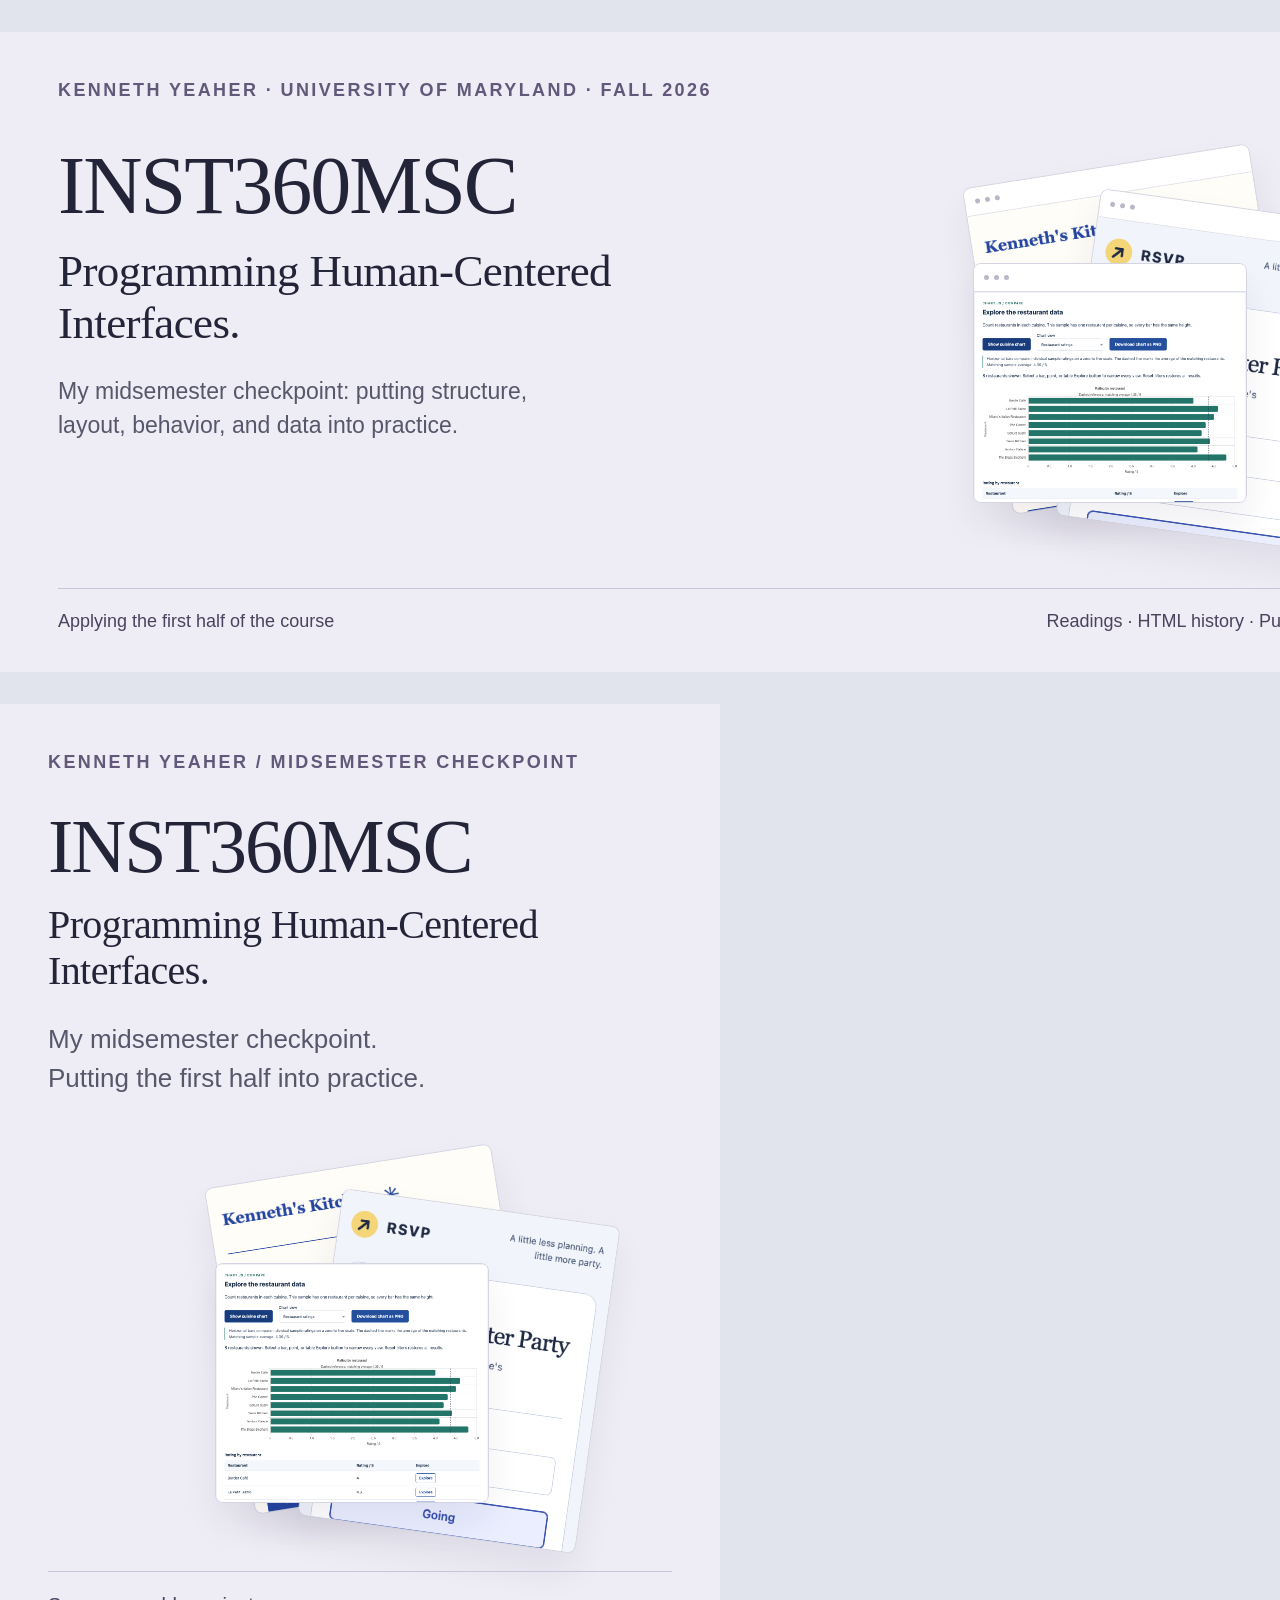
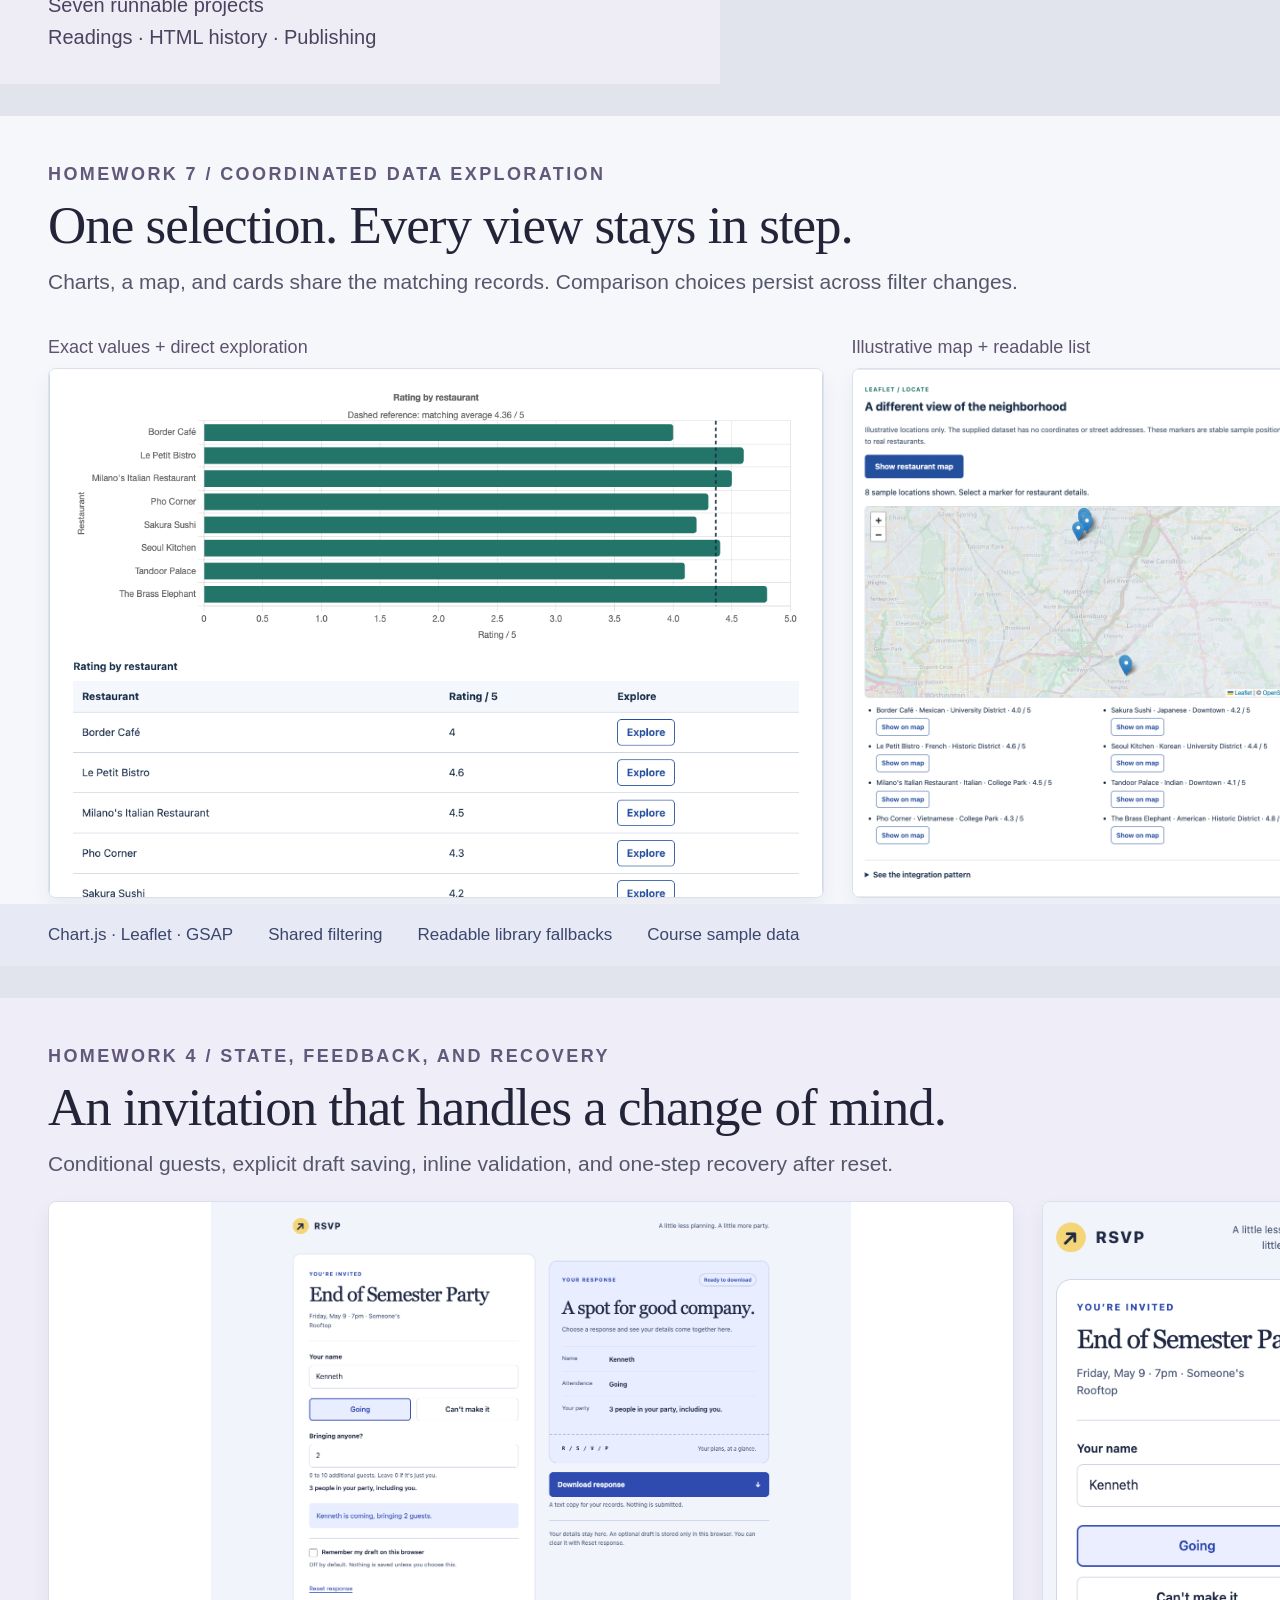
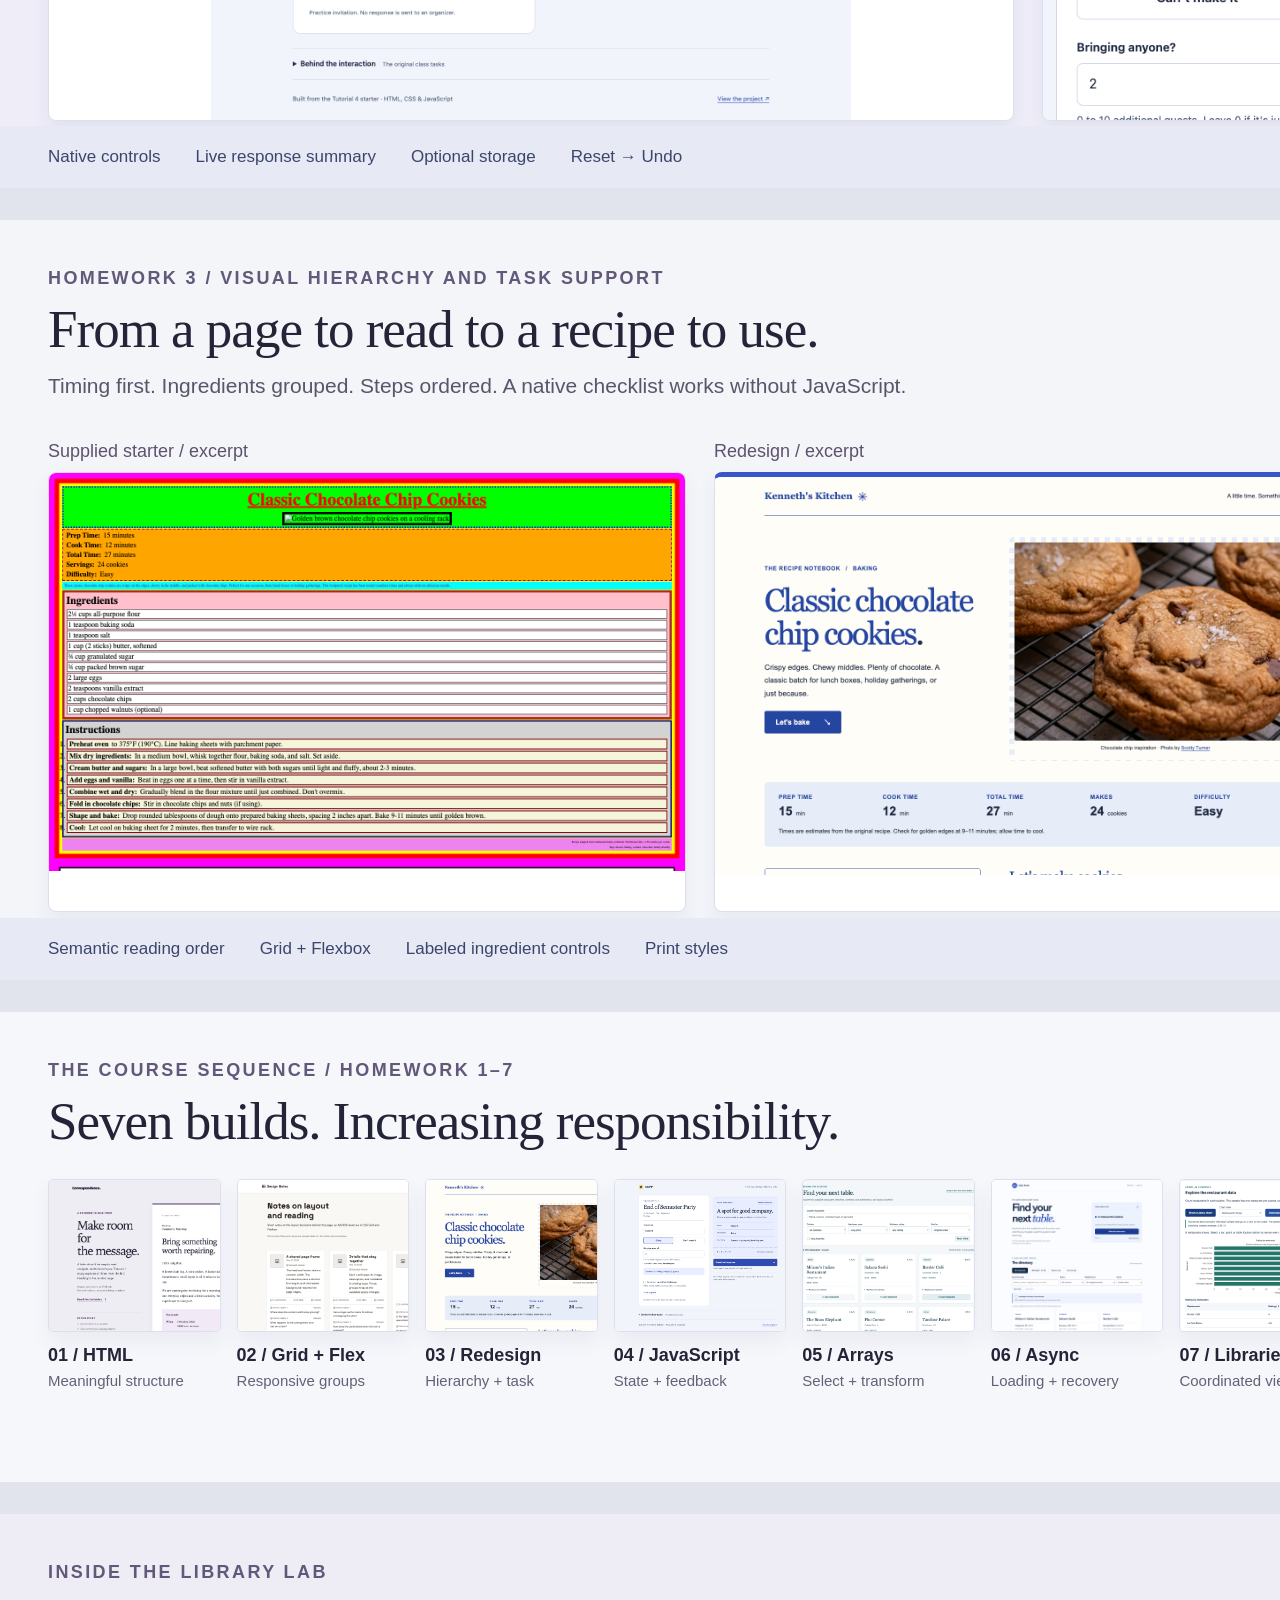
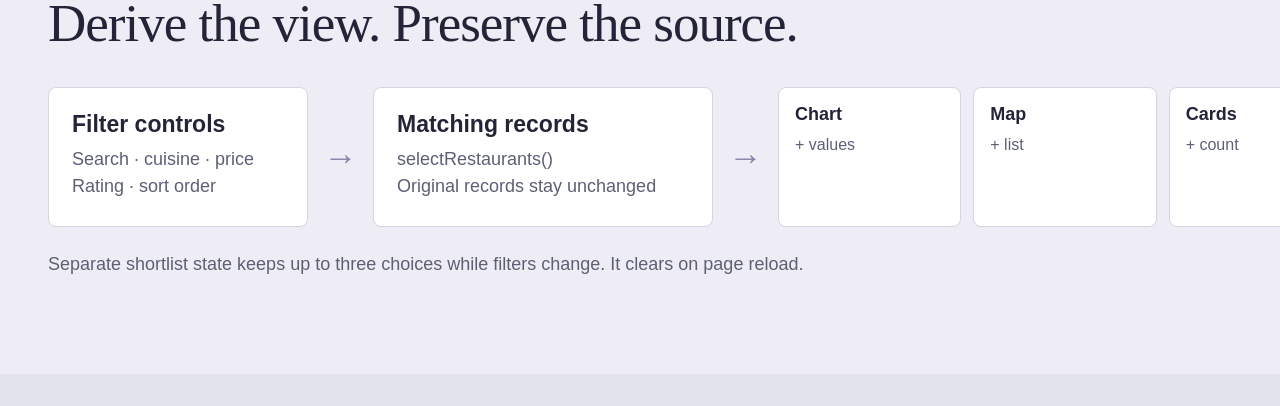
<file: docs/showcase.html>
<!doctype html><html lang="en"><head><meta charset="utf-8"><title>INST360MSC presentation source</title><style>
*{box-sizing:border-box}body{margin:0;background:#e1e4ed;color:#242439;font-family:"Avenir Next",Arial,sans-serif}.board{position:relative;width:1400px;height:760px;overflow:hidden;background:#f6f7fb;margin:32px 0;padding:48px}.eyebrow{font-size:18px;letter-spacing:2.4px;text-transform:uppercase;font-weight:600;color:#625879}.display{font-family:Baskerville,Georgia,serif;font-size:82px;line-height:1.04;font-weight:400;letter-spacing:-2px;margin:28px 0}.sub{font-size:23px;line-height:1.5;color:#56576b;max-width:650px}.caption{font-size:17px;color:#64677a;line-height:1.5}.tag{display:inline-block;background:#e9e5f3;color:#4e3a70;padding:7px 12px;font-size:16px;border-radius:6px}.cover{height:640px;background:#eeedf5;padding:48px 58px}.cover .display{max-width:770px;position:relative;z-index:2}.cover .sub{max-width:640px;position:relative;z-index:2}.byline{position:absolute;bottom:40px;left:58px;right:58px;display:flex;justify-content:space-between;border-top:1px solid #c9c4d8;padding-top:22px;color:#4b425e;font-size:18px}.specimen{position:absolute;top:112px;right:52px;width:410px;height:390px}.sheet{position:absolute;background:white;border:1px solid #d4d5e0;box-shadow:0 20px 35px #30234012;overflow:hidden;border-radius:8px}.sheet img{width:100%;display:block}.sheet.a{width:290px;height:330px;right:72px;top:20px;transform:rotate(-9deg)}.sheet.b{width:280px;height:330px;right:-9px;top:62px;transform:rotate(8deg)}.sheet.c{width:274px;height:240px;right:101px;top:119px}.minihead{height:28px;background:#fff;border-bottom:1px solid #e0e0e9;display:flex;gap:5px;align-items:center;padding-left:10px}.dot{height:5px;width:5px;background:#bcb6c9;border-radius:50%}.grid{display:grid;gap:28px}.two{grid-template-columns:1.55fr 1fr}.shot{background:#fff;border:1px solid #dce0ec;box-shadow:0 10px 20px #283f6810;border-radius:8px;overflow:hidden}.shot img{width:100%;height:100%;object-fit:cover;object-position:top;display:block}.label{font-size:18px;color:#5e526e;margin:18px 0 10px}.board h2{font-family:Baskerville,Georgia,serif;font-size:53px;font-weight:400;letter-spacing:-1px;margin:10px 0 12px}.board .lead{font-size:21px;color:#56576b;line-height:1.45;margin:0 0 22px}.strip{position:absolute;bottom:0;left:0;right:0;background:#e7eaf5;padding:21px 48px;display:flex;gap:35px;font-size:17px;color:#3c456c}.library{height:850px}.library .shot{height:530px}.rsvp{height:790px;background:#eeedf8}.rsvp .shot{height:520px}.rsvp .desktop{object-fit:contain;object-position:top}.recipe{height:760px;background:#f3f5f9}.recipe .grid{grid-template-columns:1fr 1fr}.recipe .shot{height:440px}.recipe .after{border-top:5px solid #3757c8}.atlas{height:470px;background:#f6f7fb}.atlas-grid{display:grid;grid-template-columns:repeat(7,1fr);gap:16px;margin-top:28px}.spec{min-width:0}.spec .shot{height:153px;border-radius:5px}.spec b{font-size:18px;display:block;margin:13px 0 6px}.spec span{font-size:15px;color:#606276;display:block}.flow{height:460px;background:#eeedf5}.flow-grid{display:grid;grid-template-columns:260px 65px 340px 65px 1fr;align-items:center;margin-top:34px}.node{background:white;padding:23px;border:1px solid #d5d4e1;border-radius:8px;min-height:140px}.node strong{font-size:23px;display:block;margin-bottom:8px}.node small{font-size:18px;line-height:1.5;color:#5c6075}.arrow{text-align:center;color:#8b80aa;font-size:34px}.outputs{display:flex;gap:12px}.outputs .node{padding:16px;flex:1;min-width:0}.outputs strong{font-size:18px}.outputs small{font-size:16px}.flow-note{font-size:18px;color:#5c6075;margin-top:27px}.mobile{width:720px;height:980px;padding:48px;background:#eeedf5}.mobile .display{font-size:76px;margin-top:26px}.mobile .sub{font-size:26px}.mobile .specimen{top:430px;right:130px;transform:scale(1)}.mobile .byline{left:48px;right:48px;font-size:20px;bottom:35px;display:block}.mobile .byline span{display:block;margin-top:9px}
.recipe .shot img{height:auto;object-fit:initial}.library .two>div:first-child .shot img{object-position:center 54%}.atlas .shot img{object-position:left top}.course-name{font-family:Baskerville,Georgia,serif;font-size:45px;line-height:1.15;letter-spacing:-.6px;margin:0 0 24px;position:relative;z-index:2}.cover .display{margin:42px 0 18px}.mobile .display{font-size:76px;margin:34px 0 16px}.mobile .course-name{font-size:40px}.mobile .specimen{top:440px}</style></head><body>
<section id="cover" class="board cover"><div class="eyebrow">Kenneth Yeaher · University of Maryland · Fall 2026</div><h1 class="display">INST360MSC</h1><p class="course-name">Programming Human-Centered<br>Interfaces.</p><p class="sub">My midsemester checkpoint: putting structure,<br>layout, behavior, and data into practice.</p><div class="specimen"><div class="sheet a"><div class="minihead"><i class="dot"></i><i class="dot"></i><i class="dot"></i></div><img src="../projects/03-recipe-redesign/docs/assets/after-redesign-375.png" alt="Recipe mobile excerpt"></div><div class="sheet b"><div class="minihead"><i class="dot"></i><i class="dot"></i><i class="dot"></i></div><img src="../projects/04-rsvp-interaction/docs/assets/preview-375.png" alt="RSVP mobile excerpt"></div><div class="sheet c"><div class="minihead"><i class="dot"></i><i class="dot"></i><i class="dot"></i></div><img src="../projects/07-external-libraries/docs/assets/ratings.png" alt="Rating chart excerpt"></div></div><div class="byline"><span>Applying the first half of the course</span><span>Readings · HTML history · Publishing</span></div></section>
<section id="cover-mobile" class="board mobile"><div class="eyebrow">Kenneth Yeaher / Midsemester checkpoint</div><h1 class="display">INST360MSC</h1><p class="course-name">Programming Human-Centered<br>Interfaces.</p><p class="sub">My midsemester checkpoint.<br>Putting the first half into practice.</p><div class="specimen"><div class="sheet a"><img src="../projects/03-recipe-redesign/docs/assets/after-redesign-375.png" alt="Recipe mobile excerpt"></div><div class="sheet b"><img src="../projects/04-rsvp-interaction/docs/assets/preview-375.png" alt="RSVP mobile excerpt"></div><div class="sheet c"><img src="../projects/07-external-libraries/docs/assets/ratings.png" alt="Rating chart excerpt"></div></div><div class="byline">Seven runnable projects<span>Readings · HTML history · Publishing</span></div></section>
<section id="library" class="board library"><div class="eyebrow">Homework 7 / Coordinated data exploration</div><h2>One selection. Every view stays in step.</h2><p class="lead">Charts, a map, and cards share the matching records. Comparison choices persist across filter changes.</p><div class="grid two"><div><p class="label">Exact values + direct exploration</p><div class="shot"><img src="../projects/07-external-libraries/docs/assets/ratings.png" alt="Rating chart and table excerpt"></div></div><div><p class="label">Illustrative map + readable list</p><div class="shot"><img src="../projects/07-external-libraries/docs/assets/map.png" alt="Restaurant map and list excerpt"></div></div></div><div class="strip"><span>Chart.js · Leaflet · GSAP</span><span>Shared filtering</span><span>Readable library fallbacks</span><span>Course sample data</span></div></section>
<section id="rsvp" class="board rsvp"><div class="eyebrow">Homework 4 / State, feedback, and recovery</div><h2>An invitation that handles a change of mind.</h2><p class="lead">Conditional guests, explicit draft saving, inline validation, and one-step recovery after reset.</p><div class="grid" style="grid-template-columns:1fr 310px"><div class="shot"><img class="desktop" src="../projects/04-rsvp-interaction/docs/assets/preview-1440.png" alt="Full desktop RSVP capture"></div><div class="shot"><img src="../projects/04-rsvp-interaction/docs/assets/preview-375.png" alt="Mobile RSVP excerpt"></div></div><div class="strip"><span>Native controls</span><span>Live response summary</span><span>Optional storage</span><span>Reset → Undo</span></div></section>
<section id="recipe" class="board recipe"><div class="eyebrow">Homework 3 / Visual hierarchy and task support</div><h2>From a page to read to a recipe to use.</h2><p class="lead">Timing first. Ingredients grouped. Steps ordered. A native checklist works without JavaScript.</p><div class="grid"><div><p class="label">Supplied starter / excerpt</p><div class="shot"><img src="../projects/03-recipe-redesign/docs/assets/before-starter-1440.png" alt="Original starter recipe excerpt"></div></div><div><p class="label">Redesign / excerpt</p><div class="shot after"><img src="../projects/03-recipe-redesign/docs/assets/after-redesign-1440.png" alt="Redesigned recipe excerpt"></div></div></div><div class="strip"><span>Semantic reading order</span><span>Grid + Flexbox</span><span>Labeled ingredient controls</span><span>Print styles</span></div></section>
<section id="atlas" class="board atlas"><div class="eyebrow">The course sequence / Homework 1–7</div><h2>Seven builds. Increasing responsibility.</h2><div class="atlas-grid"><div class="spec"><div class="shot"><img src="../projects/01-semantic-html/docs/assets/companion-1440.png" alt="HTML project excerpt"></div><b>01 / HTML</b><span>Meaningful structure</span></div><div class="spec"><div class="shot"><img src="../projects/02-grid-and-flex/docs/assets/desktop-1440.png" alt="Grid + Flex project excerpt"></div><b>02 / Grid + Flex</b><span>Responsive groups</span></div><div class="spec"><div class="shot"><img src="../projects/03-recipe-redesign/docs/assets/after-redesign-1440.png" alt="Redesign project excerpt"></div><b>03 / Redesign</b><span>Hierarchy + task</span></div><div class="spec"><div class="shot"><img src="../projects/04-rsvp-interaction/docs/assets/preview-1440.png" alt="JavaScript project excerpt"></div><b>04 / JavaScript</b><span>State + feedback</span></div><div class="spec"><div class="shot"><img src="../projects/05-array-methods/docs/assets/preview-1440.png" alt="Arrays project excerpt"></div><b>05 / Arrays</b><span>Select + transform</span></div><div class="spec"><div class="shot"><img src="../projects/06-async-directory/docs/assets/preview-desktop.png" alt="Async project excerpt"></div><b>06 / Async</b><span>Loading + recovery</span></div><div class="spec"><div class="shot"><img src="../projects/07-external-libraries/docs/assets/ratings.png" alt="Libraries project excerpt"></div><b>07 / Libraries</b><span>Coordinated views</span></div></div></section>
<section id="data-flow" class="board flow"><div class="eyebrow">Inside the library lab</div><h2>Derive the view. Preserve the source.</h2><div class="flow-grid"><div class="node"><strong>Filter controls</strong><small>Search · cuisine · price<br>Rating · sort order</small></div><div class="arrow">→</div><div class="node"><strong>Matching records</strong><small>selectRestaurants()<br>Original records stay unchanged</small></div><div class="arrow">→</div><div class="outputs"><div class="node"><strong>Chart</strong><small>+ values</small></div><div class="node"><strong>Map</strong><small>+ list</small></div><div class="node"><strong>Cards</strong><small>+ count</small></div></div></div><p class="flow-note">Separate shortlist state keeps up to three choices while filters change. It clears on page reload.</p></section>
</body></html>
</file>
<file: projects/01-semantic-html/tutorial_1_letter_styles.css>
/* =====================================================
   TUTORIAL 2: CSS DETECTIVE CHALLENGE
   =====================================================
   
   Add the correct CSS classes to your HTML 
   letter so it matches this styling specification.
   
   Look at each selector below and figure out what HTML
   elements need which classes to make this work
 
   ===================================================== */

/* DOCUMENT FOUNDATION */
.letter-document {
    max-width: 800px;
    margin: 0 auto;
    padding: 2rem;
    font-family: Georgia, 'Times New Roman', serif;
    line-height: 1.6;
    color: #333;
    background-color: #fefefe;
}

/* LETTER HEADER STYLING */
.letter-header {
    border-bottom: 3px solid #2c5aa0;
    margin-bottom: 2rem;
    padding-bottom: 1rem;
}

.sender-info {
    text-align: right;
    background-color: #f8f9fa;
    padding: 1rem;
    border-radius: 8px;
    margin-bottom: 1rem;
}

.letter-date {
    text-align: right;
    font-style: italic;
    color: #666;
    margin-bottom: 2rem;
}

.recipient-info {
    background-color: #e9ecef;
    padding: 1rem;
    border-left: 4px solid #2c5aa0;
    margin-bottom: 1.5rem;
}

/* MAIN CONTENT STYLING */
.letter-subject {
    color: #2c5aa0;
    border-bottom: 2px solid #dee2e6;
    padding-bottom: 0.5rem;
    margin-bottom: 1.5rem;
}

.letter-greeting {
    font-size: 1.2rem;
    font-weight: bold;
    color: #495057;
}

.letter-paragraph {
    margin: 1.5rem 0;
}

/* SECTION STYLING */
.content-section {
    margin: 2rem 0;
    padding: 1rem 0;
    border-top: 1px solid #dee2e6;
}

.section-heading {
    color: #2c5aa0;
    background-color: #f8f9fa;
    padding: 0.5rem 1rem;
    border-left: 4px solid #2c5aa0;
    margin-bottom: 1rem;
}

/* LIST STYLING */
.priority-list {
    background-color: #fff3cd;
    padding: 1rem;
    border-radius: 6px;
    border-left: 4px solid #ffc107;
}

.priority-list li {
    margin-bottom: 0.75rem;
    padding: 0.5rem;
    background-color: white;
    border-radius: 4px;
}

.semester-dates {
    background-color: #d1ecf1;
    padding: 1rem;
    border-radius: 6px;
    border-left: 4px solid #17a2b8;
}

.semester-dates li {
    margin-bottom: 0.5rem;
    font-weight: 500;
}

/* DEFINITION LIST STYLING */
.dance-definitions {
    background-color: #f8d7da;
    padding: 1.5rem;
    border-radius: 8px;
    border-left: 4px solid #dc3545;
}

.dance-term {
    font-weight: bold;
    color: #721c24;
    font-size: 1.1rem;
    margin-top: 1rem;
    margin-bottom: 0.5rem;
}

.dance-definition {
    margin-left: 1rem;
    padding: 0.75rem;
    background-color: white;
    border-radius: 4px;
    margin-bottom: 1rem;
}

/* LETTER CLOSING */
.letter-closing {
    margin-top: 3rem;
    padding-top: 2rem;
    border-top: 2px solid #dee2e6;
}

.closing-phrase {
    font-style: italic;
    margin-bottom: 2rem;
}

.signature {
    font-size: 1.3rem;
    font-weight: bold;
    color: #2c5aa0;
    margin-bottom: 2rem;
}

.university-motto {
    background-color: #e2e3e5;
    padding: 1rem;
    border-radius: 6px;
    text-align: center;
    font-style: italic;
    border: 2px dashed #6c757d;
}

/* LINK STYLING */
.letter-link {
    color: #2c5aa0;
    text-decoration: none;
    border-bottom: 1px dotted #2c5aa0;
}

.letter-link:focus {
    outline: 2px solid #ffc107;
    outline-offset: 2px;
}

/* EMPHASIS AND FORMATTING */
.abbreviation {
    border-bottom: 1px dotted #666;
    cursor: help;
}

.subscript, .superscript {
    font-size: 0.8em;
}

.emphasis {
    background-color: #fff3cd;
    padding: 0.1rem 0.2rem;
    border-radius: 2px;
}

.citation {
    font-style: italic;
    color: #666;
}

.inline-quote {
    font-style: italic;
    color: #2c5aa0;
}

/* RESPONSIVE DESIGN */
@media (max-width: 600px) {
    .letter-document {
        padding: 1rem;
    }
    
    .sender-info,
    .recipient-info {
        padding: 0.75rem;
    }
    
    .letter-subject {
        font-size: 1.3rem;
    }
}
</file>
<file: projects/02-grid-and-flex/css/style.css>
/* ===========================================
   HOMEWORK 2: GRIDS AND FLEX

   Built from the INST630 tutorial_2 template.
   Grid organizes the page regions. Flexbox
   arranges the boxes inside each region and
   inside each post card.
   =========================================== */

/* External fonts (Space Grotesk for display, DM Sans for body) and
   Font Awesome are linked from the head of index.html so the browser
   can preconnect to them before this stylesheet is parsed. */

:root {
  /* Spacing scale */
  --spacing-xs: 0.25rem;
  --spacing-sm: 0.5rem;
  --spacing-md: 1rem;
  --spacing-lg: 1.5rem;
  --spacing-xl: 2rem;

  /* Colors */
  --color-bg: hsl(40, 30%, 97%);
  --color-surface: hsl(0, 0%, 100%);
  --color-surface-muted: hsl(40, 15%, 92%);
  --color-text: hsl(30, 15%, 15%);
  --color-text-muted: hsl(30, 8%, 40%);
  --color-accent: hsl(160, 60%, 30%);
  --color-border: hsla(30, 15%, 15%, 0.18);

  /* Typography */
  --font-body: 'DM Sans', system-ui, sans-serif;
  --font-display: 'Space Grotesk', system-ui, sans-serif;
  --font-size-caption: 0.8125rem;
  --font-size-small: 0.875rem;

  /* Layout */
  --content-max: 72rem;
  --card-radius: 0.5rem;
}

/* Reset */
*, *::before, *::after {
  box-sizing: border-box;
  margin: 0;
}

body {
  font-family: var(--font-body);
  background: var(--color-bg);
  color: var(--color-text);
  line-height: 1.6;
  overflow-wrap: anywhere;
}

ul {
  list-style: none;
  padding: 0;
}

/* ===========================================
   TASK 1: PAGE GRID STRUCTURE

   Three columns. The outer two are flexible
   gutters and the middle one holds content up
   to 72rem. The header spans the full width so
   its background runs edge to edge. Main and
   footer share the middle column. A second grid
   inside main places the hero, feed, and about text.
   =========================================== */

.page-layout {
  display: grid;
  grid-template-areas:
    "header header header"
    ".      content .    "
    ".      footer .     ";
  grid-template-columns: 1fr minmax(0, var(--content-max)) 1fr;
  grid-template-rows: auto 1fr auto;
  min-height: 100vh;
  gap: var(--spacing-md);
}

.page-content {
  grid-area: content;
  display: grid;
  grid-template-areas:
    "hero"
    "list"
    "about";
  grid-template-rows: auto 1fr auto;
  gap: var(--spacing-md);
  min-width: 0;
}

/* ===========================================
   TASK 2: ASSIGN GRID AREAS
   =========================================== */

.site-header {
  grid-area: header;
  background: var(--color-surface);
  padding: var(--spacing-md) var(--spacing-lg);
  border-bottom: 1px solid var(--color-border);
}

.hero-section {
  grid-area: hero;
  padding: var(--spacing-xl);
  max-width: 48rem;
}

.demo-note {
  margin-top: var(--spacing-md);
  color: var(--color-text-muted);
  font-size: var(--font-size-small);
}

.about-section {
  grid-area: about;
  padding: var(--spacing-lg);
  border-top: 1px solid var(--color-border);
}

.about-section h2 {
  font-family: var(--font-display);
  font-size: 1.25rem;
  margin-bottom: var(--spacing-sm);
}

.about-section p {
  max-width: 65ch;
}

.about-section p + p {
  margin-top: var(--spacing-md);
}

.about-section a {
  text-decoration: underline;
  text-underline-offset: 0.15em;
}

.list-section {
  grid-area: list;
  padding: var(--spacing-lg);
}

.site-footer {
  grid-area: footer;
  background: var(--color-text);
  color: var(--color-bg);
  padding: var(--spacing-lg);
  border-radius: var(--card-radius) var(--card-radius) 0 0;
}

/* ===========================================
   TASK 3: FLEXBOX FOR COMPONENTS

   Every row or column inside a grid region is
   a flex container. Grid owns the page, flex
   owns the relationships inside each box.
   =========================================== */

/* Header: logo on the left, links pushed to the right */
.header-nav {
  display: flex;
  justify-content: space-between;
  align-items: center;
  flex-wrap: wrap;
  gap: var(--spacing-sm) var(--spacing-lg);
  max-width: var(--content-max);
  margin: 0 auto;
}

.logo {
  display: flex;
  align-items: center;
  gap: var(--spacing-sm);
  font-family: var(--font-display);
  font-weight: 700;
  font-size: 1.25rem;
  color: var(--color-text);
}

.nav-links {
  display: flex;
  flex-wrap: wrap;
  gap: var(--spacing-sm) var(--spacing-md);
}

.logo,
.nav-links a,
.footer-links a {
  min-height: 2.75rem;
}

.nav-links a,
.footer-links a {
  display: inline-flex;
  align-items: center;
  justify-content: center;
  padding: var(--spacing-xs);
}

/* Footer: caption on the left, icon links on the right */
.site-footer {
  display: flex;
  justify-content: space-between;
  align-items: center;
  flex-wrap: wrap;
  gap: var(--spacing-md);
}

.footer-links {
  display: flex;
  gap: var(--spacing-md);
  font-size: 1.25rem;
}

.footer-links a {
  min-width: 2.75rem;
  color: var(--color-bg);
}

/* List: the three cards sit in one row and share the width equally */
.list-section {
  display: flex;
  flex-direction: row;
  gap: var(--spacing-lg);
  align-items: stretch;
}

.list-item {
  background: var(--color-surface);
  padding: var(--spacing-lg);
  border-radius: var(--card-radius);
  border: 1px solid var(--color-border);
  flex: 1 1 0;
  min-width: 0;
}

/* -------------------------------------------
   Post card. The box nesting follows the
   Figma layer tree for component-compex:

   .post-card (column)
     .main-content (row)
       .post-image
       .description (column)
         .post-header (row)
           .title-date (column)
           .author (row)
         .post-text
     .engagement-bar (row)
       .engagement-metric (row) x3
     .comment-section (column)
       .comment (column) x3
         .comment-header (row)
         .comment-text
   ------------------------------------------- */

.post-card {
  display: flex;
  flex-direction: column;
  gap: var(--spacing-md);
}

/* Main content: fixed image box, description takes the rest */
.main-content {
  display: flex;
  flex-wrap: wrap;
  gap: var(--spacing-md);
  align-items: flex-start;
}

.post-image {
  flex: 0 0 5rem;
  width: 5rem;
  height: 5rem;
  display: flex;
  align-items: center;
  justify-content: center;
  background: var(--color-surface-muted);
  border: 1px solid var(--color-border);
  border-radius: var(--spacing-xs);
  color: var(--color-text-muted);
  font-size: 1.5rem;
}

.description {
  display: flex;
  flex-direction: column;
  gap: var(--spacing-sm);
  flex: 1 1 8rem;
  min-width: 0;
}

/* Header row: title and date stack on the left, author sits on the right */
.post-header {
  display: flex;
  flex-wrap: wrap;
  justify-content: space-between;
  align-items: flex-start;
  gap: var(--spacing-sm);
}

.title-date {
  min-width: 0;
  display: flex;
  flex-direction: column;
}

.post-title {
  font-family: var(--font-display);
  font-size: 1.25rem;
  font-weight: 700;
  line-height: 1.3;
}

.post-date,
.comment-time {
  font-size: var(--font-size-caption);
  color: var(--color-text-muted);
  white-space: nowrap;
}

.author {
  display: flex;
  align-items: center;
  gap: var(--spacing-xs);
  font-size: var(--font-size-caption);
  color: var(--color-text-muted);
  min-width: 0;
}

.author i {
  flex-shrink: 0;
}

.post-text {
  font-size: 1rem;
}

/* Engagement bar: three metrics in a row, spaced across the card */
.engagement-bar {
  display: flex;
  justify-content: space-between;
  flex-wrap: wrap;
  gap: var(--spacing-sm) var(--spacing-md);
  padding-top: var(--spacing-sm);
  border-top: 1px solid var(--color-border);
}

.engagement-metric {
  display: flex;
  align-items: center;
  gap: var(--spacing-xs);
  font-size: var(--font-size-caption);
  color: var(--color-text-muted);
}

.engagement-metric i {
  color: var(--color-accent);
}

/* Comment section: comments stack with a divider above the block */
.comment-section {
  display: flex;
  flex-direction: column;
  gap: var(--spacing-md);
  padding-top: var(--spacing-sm);
  border-top: 1px solid var(--color-border);
}

.comment {
  display: flex;
  flex-direction: column;
  gap: var(--spacing-xs);
}

.comment-header {
  display: flex;
  flex-wrap: wrap;
  justify-content: space-between;
  align-items: center;
  gap: var(--spacing-sm);
}

.comment-text {
  font-size: var(--font-size-small);
}

/* The native disclosure keeps the layout explanation optional and usable
   without JavaScript. Text captions describe the visual schematics. */
.layout-guide {
  margin-top: var(--spacing-lg);
  border: 1px solid var(--color-border);
  border-radius: var(--card-radius);
  background: var(--color-surface);
}

.layout-guide summary {
  min-height: 2.75rem;
  padding: var(--spacing-md);
  cursor: pointer;
  font-family: var(--font-display);
  font-weight: 700;
}

.layout-guide summary::marker {
  color: var(--color-accent);
}

.layout-guide summary:hover {
  background: var(--color-surface-muted);
}

.layout-guide[open] > summary {
  border-bottom: 1px solid var(--color-border);
}

.layout-guide-content {
  padding: var(--spacing-md);
}

.layout-maps {
  display: flex;
  flex-wrap: wrap;
  gap: var(--spacing-lg);
}

.layout-maps figure {
  flex: 1 1 20rem;
  min-width: 0;
}

.layout-maps figcaption {
  display: flex;
  flex-direction: column;
  gap: var(--spacing-xs);
  margin-bottom: var(--spacing-md);
  font-size: var(--font-size-small);
}

.layout-maps figcaption strong {
  font-family: var(--font-display);
  font-size: 1rem;
}

.map-page {
  display: grid;
  grid-template-columns: var(--spacing-md) minmax(0, 1fr) var(--spacing-md);
  gap: var(--spacing-sm);
}

.map-box {
  min-width: 0;
  padding: var(--spacing-sm);
  border: 1px solid var(--color-border);
  border-radius: var(--spacing-xs);
  background: var(--color-surface);
}

.map-header {
  grid-column: 1 / -1;
}

.map-main,
.map-footer {
  grid-column: 2;
}

.map-main,
.map-card {
  display: flex;
  flex-direction: column;
  gap: var(--spacing-sm);
  min-width: 0;
  padding: var(--spacing-sm);
  border: 1px solid var(--color-accent);
  border-radius: var(--spacing-xs);
  background: var(--color-surface-muted);
}

.map-page,
.map-card {
  font-size: var(--font-size-caption);
}

.map-feed,
.map-row {
  display: flex;
  gap: var(--spacing-sm);
}

.map-feed {
  margin-top: var(--spacing-xs);
}

.map-feed > .map-box {
  flex: 1 1 0;
}

.map-row {
  flex-wrap: wrap;
  justify-content: space-between;
}

.map-image {
  flex: 0 1 4rem;
}

.map-description {
  flex: 1 1 8rem;
  display: flex;
  flex-direction: column;
  gap: var(--spacing-sm);
}

.map-comments {
  display: flex;
  flex-direction: column;
  gap: var(--spacing-sm);
}

.box-model-note {
  margin-top: var(--spacing-lg);
  font-size: var(--font-size-small);
}

/* ===========================================
   TASK 4: RESPONSIVE BREAKPOINT

   At 64rem and narrower, the page grid uses one
   column and the cards stack. This gives the
   image and metadata room before three cards
   become too narrow. Flex wrapping also handles
   long names and enlarged text inside a card.
   =========================================== */

@media (max-width: 64rem) {
  .page-layout {
    grid-template-areas:
      "header"
      "content"
      "footer";
    grid-template-columns: 1fr;
  }

  .hero-section {
    padding: var(--spacing-lg);
  }

  .list-section {
    flex-direction: column;
    padding: var(--spacing-md);
  }

  .list-item {
    flex: 1 1 auto;
    width: 100%;
    padding: var(--spacing-md);
  }

  .about-section {
    padding: var(--spacing-md);
  }

  .map-page {
    grid-template-columns: minmax(0, 1fr);
  }

  .map-main,
  .map-footer {
    grid-column: 1;
  }

  .map-feed {
    flex-direction: column;
  }

  .site-footer {
    border-radius: 0;
  }
}

/* ===========================================
   TYPOGRAPHY
   =========================================== */

h1 {
  font-family: var(--font-display);
  font-size: clamp(2rem, 1.4rem + 2vw, 3rem);
  max-width: 20ch;
  text-wrap: balance;
  font-weight: 700;
  line-height: 1.2;
  margin-bottom: var(--spacing-md);
}

a {
  color: var(--color-accent);
  text-decoration: none;
}

a:hover {
  text-decoration: underline;
}

/* Keyboard focus stays visible against both light and dark surfaces. */
:focus-visible {
  outline: 3px solid currentColor;
  outline-offset: 4px;
}

.page-content:focus-visible,
.list-section:focus-visible,
.about-section:focus-visible {
  outline-offset: -3px;
}

/* Keep the skip link outside the grid flow until keyboard focus reveals it. */
.skip-link {
  position: absolute;
  top: 0;
  left: var(--spacing-md);
  z-index: 1;
  max-width: calc(100% - 2 * var(--spacing-md));
  padding: var(--spacing-sm) var(--spacing-md);
  border: 2px solid currentColor;
  border-radius: var(--spacing-xs);
  background: var(--color-surface);
  color: var(--color-text);
  transform: translateY(-150%);
}

.skip-link:focus {
  transform: translateY(var(--spacing-sm));
}
</file>
<file: projects/03-recipe-redesign/style.css>
/* shared colors, type, and spacing keep the recipe consistent */
:root {
    color-scheme: light;
    --color-ink: #202b43;
    --color-blue: #2445a0;
    --color-paper: #fffdf8;
    --color-mist: #e7edf8;
    --color-butter: #edc578;
    --font-body: Arial, sans-serif;
    --font-heading: Georgia, serif;
    --text-small: 0.8125rem;
    --text-body: 1rem;
    --text-heading: clamp(1.75rem, 3vw, 2.125rem);
    --space-1: 0.25rem;
    --space-2: 0.5rem;
    --space-3: 0.75rem;
    --space-4: 1rem;
    --space-5: 1.5rem;
    --space-6: 2rem;
    --space-7: 3rem;
    --space-8: 4rem;
    --page-width: 76rem;
}

/* start with a single column that works on a narrow phone */
* {
    box-sizing: border-box;
}

body {
    margin: 0;
    background: var(--color-paper);
    color: var(--color-ink);
    font-family: var(--font-body);
    font-size: var(--text-body);
    line-height: 1.6;
    overflow-wrap: anywhere;
}

h1,
h2,
h3,
p,
figure,
dl,
dd {
    margin: 0;
}

a {
    color: var(--color-blue);
    text-underline-offset: 0.2em;
}

a:hover {
    text-decoration-thickness: 0.15em;
}

button,
input {
    font: inherit;
}

:focus-visible {
    outline: 3px solid var(--color-blue);
    outline-offset: 5px;
}

[id] {
    scroll-margin-top: var(--space-5);
}

.skip-link {
    position: absolute;
    z-index: 2;
    top: var(--space-4);
    left: var(--space-4);
    padding: var(--space-3) var(--space-4);
    transform: translateY(-200%);
    background: var(--color-paper);
}

.skip-link:focus {
    transform: translateY(0);
}

.site-header,
.site-footer {
    display: flex;
    align-items: center;
    justify-content: space-between;
    gap: var(--space-4);
    width: min(calc(100% - 2 * var(--space-4)), var(--page-width));
    margin-inline: auto;
}

.site-header {
    min-height: 5.5rem;
    padding-block: var(--space-4);
    border-bottom: 1px solid var(--color-blue);
}

.site-name {
    display: flex;
    align-items: center;
    gap: var(--space-3);
    color: var(--color-blue);
    font-family: var(--font-heading);
    font-size: 1.3125rem;
    font-weight: 700;
    text-decoration: none;
}

.site-mark {
    font-size: 1.75rem;
    line-height: 1;
}

.site-description {
    display: none;
    font-size: var(--text-small);
}

.recipe {
    display: grid;
    grid-template-columns: minmax(0, 1fr);
    grid-template-areas:
        "header"
        "summary"
        "photo"
        "ingredients"
        "instructions"
        "footer";
    gap: var(--space-6);
    width: min(calc(100% - 2 * var(--space-4)), var(--page-width));
    margin: var(--space-6) auto var(--space-7);
}

.recipe > * {
    min-width: 0;
}

/* the opening pairs a clear title with an actual cookie photograph */
.recipe-header {
    grid-area: header;
    align-self: center;
}

.eyebrow,
.section-detail,
.recipe-meta dt {
    font-size: var(--text-small);
    font-weight: 700;
    letter-spacing: 0.06em;
    text-transform: uppercase;
}

.eyebrow {
    display: flex;
    flex-wrap: wrap;
    align-items: center;
    gap: var(--space-3);
    margin-bottom: var(--space-5);
    color: var(--color-blue);
}

h1 {
    max-width: 12ch;
    color: var(--color-blue);
    font-family: var(--font-heading);
    font-size: clamp(2.6rem, 5.15vw, 4.5rem);
    font-weight: 400;
    letter-spacing: -0.055em;
    line-height: 1.04;
}

.title-period {
    color: var(--color-ink);
}

.recipe-description {
    max-width: 43ch;
    margin-top: var(--space-5);
    font-size: 1.0625rem;
    line-height: 1.75;
}

.recipe-link {
    display: inline-flex;
    align-items: center;
    justify-content: space-between;
    gap: var(--space-6);
    min-height: 3rem;
    margin-top: var(--space-5);
    padding: var(--space-3) var(--space-5);
    border: 1px solid var(--color-blue);
    border-radius: 0.25rem;
    background: var(--color-blue);
    color: var(--color-paper);
    font-weight: 700;
    text-decoration: none;
}

.recipe-link:hover {
    background: var(--color-ink);
}

.recipe-link:focus-visible {
    outline-offset: 4px;
}

.recipe-photo {
    grid-area: photo;
    align-self: center;
    position: relative;
    padding: var(--space-3);
    border-radius: 0.5rem;
    background-color: var(--color-mist);
    background-image:
        linear-gradient(90deg, transparent 50%, var(--color-paper) 50%),
        linear-gradient(transparent 50%, var(--color-paper) 50%);
    background-size: 1.5rem 1.5rem;
}

.recipe-photo img {
    display: block;
    width: 100%;
    height: auto;
    max-height: 28rem;
    aspect-ratio: 1.12;
    border-radius: 0.25rem;
    object-fit: cover;
}

.recipe-photo figcaption {
    padding: var(--space-2);
    background: var(--color-paper);
    font-size: 0.6875rem;
    text-align: center;
}

/* flex rows let timing facts wrap without shrinking their text */
.recipe-summary {
    grid-area: summary;
    padding: var(--space-5);
    border-radius: 0.5rem;
    background: var(--color-mist);
}

.recipe-meta {
    display: flex;
    flex-wrap: wrap;
    gap: var(--space-5) var(--space-4);
}

.recipe-meta > div {
    flex: 1 1 6.25rem;
}

.recipe-meta dt {
    margin-bottom: var(--space-1);
    color: var(--color-blue);
}

.recipe-meta dd {
    font-size: 1.75rem;
    font-weight: 700;
    line-height: 1.3;
}

.recipe-meta dd span {
    font-size: var(--text-small);
    font-weight: 400;
}

.timing-note {
    margin-top: var(--space-4);
    font-size: var(--text-small);
}

/* ingredients and steps share headings but remain distinct regions */
.ingredients-section {
    grid-area: ingredients;
    align-self: start;
    padding: var(--space-5);
    border: 1px solid var(--color-blue);
    border-radius: 0.5rem;
}

.instructions-section {
    grid-area: instructions;
}

.section-heading {
    display: flex;
    flex-wrap: wrap;
    align-items: baseline;
    justify-content: space-between;
    gap: var(--space-2) var(--space-4);
    padding-bottom: var(--space-4);
    border-bottom: 1px solid var(--color-blue);
}

h2 {
    color: var(--color-blue);
    font-family: var(--font-heading);
    font-size: var(--text-heading);
    font-weight: 400;
    letter-spacing: -0.04em;
    line-height: 1.2;
}

.section-detail {
    color: var(--color-blue);
    font-size: 0.6875rem;
}

.ingredients-list {
    margin: var(--space-3) 0 0;
    padding: 0;
    list-style: none;
}

.ingredients-list li {
    display: flex;
    align-items: flex-start;
    gap: var(--space-3);
    border-bottom: 1px solid var(--color-mist);
    line-height: 1.5;
}

/* native checkboxes keep the checklist usable without scripts */
.checklist-hint {
    margin-top: var(--space-4);
    font-size: var(--text-small);
}

.ingredients-list label {
    display: flex;
    align-items: flex-start;
    gap: var(--space-3);
    width: 100%;
    min-height: 3rem;
    padding-block: var(--space-3);
    cursor: pointer;
}

.ingredients-list input {
    flex: 0 0 1.125rem;
    width: 1.125rem;
    height: 1.125rem;
    margin: 0.1875rem 0 0;
    accent-color: var(--color-blue);
    cursor: pointer;
}

.ingredients-list input:checked + span {
    text-decoration: line-through;
    text-decoration-thickness: 0.1em;
}

.ingredients-list label:hover {
    background: var(--color-mist);
}

.reset-checklist {
    min-height: 2.75rem;
    margin-top: var(--space-4);
    padding: var(--space-2) var(--space-4);
    border: 1px solid var(--color-blue);
    border-radius: 0.25rem;
    background: var(--color-paper);
    color: var(--color-blue);
    font-size: var(--text-small);
    font-weight: 700;
    cursor: pointer;
}

.reset-checklist:hover {
    background: var(--color-mist);
}

.ingredients-list strong {
    font-weight: 700;
}

.ingredients-list em {
    font-style: normal;
    font-size: var(--text-small);
}

.prep-note {
    margin-top: var(--space-5);
    padding: var(--space-4);
    border-radius: 0.25rem;
    background: var(--color-butter);
    font-size: var(--text-small);
}

.prep-note h3 {
    margin-bottom: var(--space-2);
    font-size: var(--text-body);
}

.instructions-list {
    margin: 0;
    padding: 0;
    list-style: none;
}

.instruction-step {
    display: flex;
    align-items: flex-start;
    gap: var(--space-4);
    padding-block: var(--space-5);
    border-bottom: 1px solid var(--color-mist);
}

.step-number {
    display: flex;
    align-items: center;
    justify-content: center;
    flex: 0 0 2.25rem;
    height: 2.25rem;
    border: 1px solid var(--color-blue);
    border-radius: 50%;
    color: var(--color-blue);
    font-size: var(--text-small);
    font-weight: 700;
    font-variant-numeric: tabular-nums;
}

.instruction-step h3 {
    margin-bottom: var(--space-2);
    font-size: 1.0625rem;
    line-height: 1.4;
}

.instruction-step p {
    max-width: 56ch;
}

/* the footer keeps secondary recipe details out of the cooking flow */
.recipe-footer {
    grid-area: footer;
    padding: var(--space-6);
    border-radius: 0.5rem;
    background: var(--color-mist);
    font-size: var(--text-small);
    text-align: center;
}

.recipe-footer p + p {
    margin-top: var(--space-2);
}

.closing-note {
    color: var(--color-blue);
    font-family: var(--font-heading);
    font-size: 1.625rem;
    line-height: 1.25;
}

.recipe-footer > a {
    display: inline-flex;
    align-items: center;
    gap: var(--space-2);
    min-height: 2.75rem;
    margin-top: var(--space-3);
}

.site-footer {
    flex-wrap: wrap;
    padding-block: var(--space-5);
    border-top: 1px solid var(--color-blue);
    font-size: var(--text-small);
}

/* reorganize the named regions when there is room for two columns */
@media (min-width: 48rem) {
    .site-header,
    .site-footer,
    .recipe {
        width: min(calc(100% - 2 * var(--space-7)), var(--page-width));
    }

    .site-description {
        display: inline;
    }

    .recipe {
        grid-template-columns: minmax(0, 0.85fr) minmax(0, 1.15fr);
        grid-template-areas:
            "header photo"
            "summary summary"
            "ingredients instructions"
            "footer footer";
        gap: var(--space-7);
        margin-top: var(--space-7);
    }

    .recipe-header {
        padding-block: var(--space-5);
    }

    .recipe-summary {
        padding: var(--space-5) var(--space-6);
    }

    .recipe-meta {
        gap: var(--space-5);
    }

    .recipe-meta > div {
        flex-basis: 5.5rem;
    }

    .ingredients-section {
        padding: var(--space-5);
    }
}

@media (min-width: 70rem) {
    .recipe {
        column-gap: var(--space-8);
    }

    .ingredients-section {
        padding: var(--space-6);
    }
}

/* remove decoration and preserve useful cooking content on paper */
@media print {
    @page {
        margin: 0.55in;
    }

    body {
        background: none;
        font-size: 10pt;
        line-height: 1.4;
    }

    .site-header,
    .site-footer,
    .skip-link,
    .recipe-photo,
    .recipe-link,
    .reset-checklist,
    .checklist-hint,
    .recipe-footer {
        display: none;
    }

    :focus-visible {
        outline: none;
    }

    .recipe {
        display: block;
        width: 100%;
        margin: 0;
    }

    .recipe-header {
        padding: 0;
    }

    .eyebrow {
        margin-bottom: var(--space-2);
    }

    h1 {
        max-width: none;
        font-size: 27pt;
    }

    h1 br {
        display: none;
    }

    .recipe-description {
        max-width: none;
        margin-top: var(--space-3);
        font-size: 10pt;
    }

    .recipe-summary {
        margin-block: var(--space-4);
        padding: var(--space-3) 0;
        background: none;
        border-block: 1px solid var(--color-ink);
    }

    .recipe-meta {
        flex-wrap: nowrap;
        gap: var(--space-3);
    }

    .recipe-meta dd {
        font-size: 16pt;
    }

    .recipe-meta dt,
    .timing-note {
        font-size: 8pt;
    }

    .ingredients-section {
        margin-bottom: var(--space-5);
        padding: 0;
        border: 0;
    }

    .ingredients-list {
        columns: 2;
        column-gap: var(--space-6);
    }

    .ingredients-list li {
        break-inside: avoid;
    }

    .ingredients-list label {
        min-height: 0;
        padding-block: var(--space-1);
    }

    .ingredients-list input:checked + span {
        text-decoration: none;
    }

    .prep-note {
        margin-top: var(--space-3);
        padding: 0;
        background: none;
    }

    .section-heading {
        padding-bottom: var(--space-2);
        break-after: avoid;
    }

    h2 {
        font-size: 18pt;
    }

    .instruction-step {
        gap: var(--space-3);
        padding-block: var(--space-3);
        break-inside: avoid;
    }

    .instruction-step h3 {
        margin-bottom: var(--space-1);
        font-size: 11pt;
    }

    .instruction-step p {
        max-width: none;
    }
}
</file>
<file: projects/01-semantic-html/companion/styles.css>
/* A restrained palette keeps the paper and its reading order prominent. */
:root {
  color-scheme: light;
  --ink: #282337;
  --muted: #605a6d;
  --accent: #56376d;
  --accent-light: #f1eaf6;
  --ground: #efedf4;
  --paper: #ffffff;
  --rule: #d5cfdf;
  --focus: #154f83;
  --body-font: "Avenir Next", Avenir, "Segoe UI", sans-serif;
  --letter-font: "Iowan Old Style", "Palatino Linotype", Palatino, Georgia, serif;
}

* { box-sizing: border-box; }
html { scroll-padding-top: 2rem; }
body {
  margin: 0;
  background: var(--ground);
  color: var(--ink);
  font-family: var(--body-font);
  line-height: 1.65;
  overflow-wrap: anywhere;
}
a { color: var(--accent); text-underline-offset: 0.22em; }
a:hover { text-decoration-thickness: 2px; }
a:focus-visible, summary:focus-visible {
  outline: 3px solid var(--focus);
  outline-offset: 5px;
  border-radius: 2px;
}
h1, h2, h3, p { margin-top: 0; }
.skip-link {
  position: absolute;
  top: 0.75rem;
  left: 1rem;
  z-index: 2;
  padding: 0.65rem 1rem;
  background: var(--paper);
  transform: translateY(-200%);
}
.skip-link:focus { transform: translateY(0); }
.site-header, .site-footer {
  max-width: 1280px;
  margin-inline: auto;
  padding: 2rem clamp(1.25rem, 4vw, 4rem);
  display: flex;
  justify-content: space-between;
  align-items: baseline;
  gap: 1rem 2rem;
}
.wordmark {
  color: var(--ink);
  font-size: 1.3rem;
  font-weight: 750;
  letter-spacing: -0.05em;
  text-decoration: none;
}
.wordmark-dot { color: var(--accent); }
.site-nav { display: flex; flex-wrap: wrap; gap: 0.75rem 1.75rem; font-size: 0.9rem; }
.site-nav a { display: inline-block; padding-block: 0.35rem; }
.study {
  max-width: 1200px;
  margin: 2.5rem auto 0;
  padding-inline: clamp(1.25rem, 4vw, 3rem);
  display: grid;
  grid-template-columns: minmax(0, 0.85fr) minmax(0, 1.45fr);
  align-items: start;
  gap: 4.5rem 4rem;
}
.introduction { padding-top: 3rem; }
.eyebrow {
  color: var(--accent);
  font-size: 0.73rem;
  font-weight: 750;
  letter-spacing: 0.13em;
  text-transform: uppercase;
  margin-bottom: 1.5rem;
}
h1 {
  font-family: var(--letter-font);
  font-size: clamp(2.9rem, 5vw, 4.9rem);
  line-height: 1.06;
  font-weight: 500;
  letter-spacing: -0.05em;
  margin-bottom: 1.75rem;
}
.intro-copy { max-width: 31ch; font-size: 1.05rem; }
.example-label { color: var(--muted); font-size: 0.82rem; margin-block: 1.75rem; }
.read-link { font-weight: 700; }
.read-link span { margin-left: 0.75rem; }
.study-index { border-top: 1px solid var(--rule); margin-top: 4rem; padding-top: 1.5rem; }
.study-index .eyebrow { margin-bottom: 0.75rem; }
.study-index ul { padding-left: 1.15rem; color: var(--muted); font-size: 0.85rem; }
.study-index li { margin-bottom: 0.5rem; }

/* The invitation remains a complete document when surrounding UI is hidden. */
.letter {
  min-width: 0;
  background: var(--paper);
  border-top: 6px solid var(--accent);
  padding: clamp(1.5rem, 4vw, 3.5rem);
  box-shadow: 0 5px 22px #2823370b;
  font-family: var(--letter-font);
  font-size: 1.1rem;
  line-height: 1.75;
}
.letter:focus { outline: 3px solid var(--focus); outline-offset: 6px; }
.document-kind {
  display: flex;
  flex-wrap: wrap;
  justify-content: space-between;
  gap: 0.5rem;
  font-family: var(--body-font);
  color: var(--accent);
  font-size: 0.7rem;
  letter-spacing: 0.06em;
  margin-bottom: 2.5rem;
}
.document-kind span { color: var(--muted); }
.letter-origin { display: flex; flex-wrap: wrap; justify-content: space-between; gap: 0.5rem 1rem; }
.sender { font-size: 0.85rem; line-height: 1.5; font-weight: 700; }
.letter-date { font-size: 0.8rem; color: var(--muted); }
.letter h2 {
  font-size: clamp(2rem, 3.3vw, 3.1rem);
  font-weight: 500;
  line-height: 1.13;
  letter-spacing: -0.035em;
  margin-block: 1.5rem 2rem;
}
.letter-body > p { margin-bottom: 1.3rem; }
.letter h3 {
  font-family: var(--body-font);
  font-size: 0.82rem;
  color: var(--accent);
  letter-spacing: 0.025em;
  margin-bottom: 1rem;
}
.event-section { background: var(--accent-light); padding: 1.5rem; margin-block: 2rem; }
.event-details { margin: 0; font-size: 0.95rem; }
.event-details > div { display: grid; grid-template-columns: 3.6rem minmax(0, 1fr); gap: 0.5rem; margin-top: 0.85rem; }
.event-details dt { font-weight: 700; }
.event-details dd { margin: 0; }
.preparation { margin-block: 2rem; }
.preparation ol { padding-left: 1.3rem; font-size: 1rem; }
.preparation li { padding-left: 0.3rem; margin-bottom: 0.65rem; }
.letter-signature { padding-top: 1.5rem; }
.letter-signature p { margin-bottom: 0.4rem; }
.signature { color: var(--accent); font-style: italic; }

.design-notes {
  grid-column: 1 / -1;
  display: grid;
  grid-template-columns: minmax(0, 0.85fr) minmax(0, 1.45fr);
  gap: 4rem;
  padding-top: 3rem;
  border-top: 1px solid var(--rule);
}
.notes-intro h2 { font-size: 1.8rem; line-height: 1.25; letter-spacing: -0.035em; }
.notes-intro > p:not(.eyebrow) { font-size: 0.9rem; color: var(--muted); }
.print-hint { margin-top: 1.5rem; }
.design-note { border-bottom: 1px solid var(--rule); padding-block: 1.15rem; }
.design-note:first-child { padding-top: 0; }
.design-note summary { cursor: pointer; font-weight: 650; padding: 0.25rem; }
.design-note summary::marker { color: var(--accent); }
.design-note p { margin: 1rem 0 0 1.2rem; max-width: 58ch; color: var(--muted); font-size: 0.95rem; }
.site-footer { color: var(--muted); font-size: 0.8rem; padding-block: 4rem 2rem; }
.site-footer p { margin-bottom: 0; }

@media (max-width: 900px) {
  .site-header { flex-wrap: wrap; padding-top: 1.5rem; }
  .study { grid-template-columns: minmax(0, 1fr); margin-top: 0; gap: 2.5rem; }
  .introduction { padding-top: 1.5rem; }
  .intro-copy { max-width: 48ch; }
  .study-index { display: none; }
  .design-notes { grid-template-columns: minmax(0, 1fr); gap: 1rem; }
  .site-footer { flex-wrap: wrap; }
}

/* Print the complete invitation using the browser's native Print command. */
@page { margin: 18mm; }
@media print {
  body { background: white; color: black; }
  .site-header, .introduction, .design-notes, .site-footer, .skip-link { display: none; }
  .study { display: block; margin: 0; padding: 0; max-width: none; }
  .letter { border: 0; padding: 0; box-shadow: none; font-size: 11pt; line-height: 1.45; }
  .letter h2 { font-size: 24pt; margin-block: 12pt 18pt; }
  .document-kind { margin-bottom: 14pt; }
  .letter h3 { break-after: avoid; margin-bottom: 7pt; }
  .event-section { background: none; border-block: 1px solid #777; padding: 12pt 0; }
  .event-section, .letter-signature { break-inside: avoid; }
  .letter p, .letter li { orphans: 3; widows: 3; }
  .letter-body > p { margin-bottom: 8pt; }
  .event-section, .preparation { margin-block: 12pt; }
  .event-details, .preparation ol { font-size: 10.5pt; }
  .event-details > div { margin-top: 5pt; }
  .preparation li { margin-bottom: 4pt; }
  .letter-signature { padding-top: 8pt; }
}
</file>
<file: projects/04-rsvp-interaction/tutorial_4_files/style.css>
:root {
  --paper: #f1f4fb;
  --white: #fff;
  --ink: #202a44;
  --muted: #52617c;
  --line: #cbd3e4;
  --blue: #304bb0;
  --blue-soft: #e8edff;
  --gold: #f4d578;
  --red: #963643;
  --red-soft: #f9e9ec;
  --radius: 18px;
}

/* shared spacing and typography keep the invitation and response connected */
*, *::before, *::after { box-sizing: border-box; }
body { margin: 0; background: var(--paper); color: var(--ink); font-family: -apple-system, BlinkMacSystemFont, "Segoe UI", sans-serif; line-height: 1.6; }
h1, h2, h3, p, dl, dd { margin: 0; }
a { color: var(--blue); text-underline-offset: 4px; }
button, input { font: inherit; }
button { cursor: pointer; }
button:disabled { cursor: not-allowed; }
button, input, summary, a { -webkit-tap-highlight-color: transparent; }
:focus-visible { outline: 3px solid var(--blue); outline-offset: 4px; }
.site-header, .page, .site-footer { max-width: 1120px; margin-inline: auto; }
.site-header { display: flex; align-items: center; justify-content: space-between; gap: 24px; padding: 36px 24px; }
.wordmark { display: inline-flex; align-items: center; gap: 12px; color: var(--ink); font-size: 1.25rem; font-weight: 750; letter-spacing: .1em; text-decoration: none; }
.wordmark span { display: grid; place-items: center; width: 36px; height: 36px; background: var(--gold); border-radius: 50%; font-size: 1.5rem; }
.site-caption, .site-footer { color: var(--muted); font-size: .85rem; }
.page { display: grid; grid-template-columns: minmax(0, 1.1fr) minmax(0, 1fr); gap: 32px; align-items: start; padding: 8px 24px 32px; }
.card { display: grid; gap: 22px; padding: 36px; background: var(--white); border: 1px solid var(--line); border-radius: var(--radius); }
.event-header { border-bottom: 1px solid var(--line); padding-bottom: 24px; }
.eyebrow { font-size: .72rem; font-weight: 750; text-transform: uppercase; letter-spacing: .14em; color: var(--blue); }
.event-title { margin: 12px 0; font: 400 clamp(2rem, 3.4vw, 2.8rem)/1.12 Georgia, serif; letter-spacing: -.04em; }
.event-meta { font-size: .85rem; color: var(--muted); max-width: 30ch; }
.field, .guest-field { display: grid; gap: 8px; }
label { font-weight: 650; font-size: .9rem; }
input:not([type="checkbox"]) { width: 100%; min-width: 0; padding: 12px 14px; border: 1px solid var(--line); border-radius: 8px; background: var(--white); color: var(--ink); }
input::placeholder { color: var(--muted); }
input[aria-invalid="true"] { border: 2px solid var(--red); }
.rsvp-buttons { display: flex; gap: 12px; }
.btn { flex: 1; padding: 12px; min-height: 48px; border: 1px solid var(--line); border-radius: 8px; background: var(--white); color: var(--ink); font-weight: 600; transition: background .15s, border-color .15s; }
.btn:hover { border-color: var(--blue); }
.btn.active { border-width: 2px; padding: 11px; }
.btn-yes.active { color: var(--blue); border-color: var(--blue); background: var(--blue-soft); }
.btn-no.active { color: var(--red); border-color: var(--red); background: var(--red-soft); }
.confirmation, .regret { padding: 16px; border-radius: 8px; font-size: .95rem; }
.confirmation { color: var(--blue); background: var(--blue-soft); }
.regret { color: var(--red); background: var(--red-soft); }
.field-hint, .demo-note, .privacy-note { color: var(--muted); font-size: .8rem; }
.field-error { color: var(--red); font-size: .85rem; }
.guest-total { font-size: .85rem; font-weight: 600; }
.checkbox-label { display: flex; align-items: start; gap: 10px; font-size: .82rem; }
input[type="checkbox"] { width: 18px; height: 18px; margin: 3px 0 0; flex-shrink: 0; accent-color: var(--blue); }
.draft-controls { border-top: 1px solid var(--line); padding-top: 20px; display: grid; gap: 8px; }
.reset-row { display: flex; flex-wrap: wrap; justify-content: space-between; gap: 8px; }
.text-button { color: var(--blue); background: none; padding: 8px 0; border: 0; text-decoration: underline; text-underline-offset: 4px; font-size: .85rem; min-height: 44px; }
.action-status { font-size: .85rem; color: var(--blue); }

/* the response reads like the detachable half of an invitation */
.summary-panel { padding-top: 16px; }
.ticket { background: var(--blue-soft); border: 1px solid #b9c5ec; border-radius: var(--radius); overflow: hidden; }
.ticket-top { display: flex; flex-wrap: wrap; align-items: center; justify-content: space-between; gap: 10px; padding: 28px 28px 0; }
.status-pill { padding: 4px 10px; border: 1px solid #a9b7de; border-radius: 20px; font-size: .7rem; font-weight: 650; color: var(--blue); }
.ticket h2 { padding: 26px 28px 14px; font: 400 clamp(1.8rem, 3vw, 2.6rem)/1.12 Georgia, serif; letter-spacing: -.035em; max-width: none; }
.summary-intro { padding: 0 28px; font-size: .85rem; color: var(--muted); }
.summary-details { margin: 28px; }
.summary-details div { display: grid; grid-template-columns: 92px minmax(0, 1fr); gap: 14px; padding: 16px 0; border-top: 1px solid #b9c5ec; }
.summary-details dt { color: var(--muted); font-size: .8rem; }
.summary-details dd { font-size: .9rem; font-weight: 600; overflow-wrap: anywhere; }
.ticket-footer { border-top: 2px dashed #a9b7de; padding: 22px 28px; display: flex; flex-wrap: wrap; gap: 8px; justify-content: space-between; align-items: center; }
.ticket-mark { font: 600 .7rem ui-monospace, monospace; letter-spacing: .12em; }
.ticket-footer p { font-size: .75rem; color: var(--muted); }
.download-button { margin: 20px 0 8px; display: flex; justify-content: space-between; align-items: center; width: 100%; padding: 14px 18px; border: 1px solid var(--blue); border-radius: 8px; background: var(--blue); color: var(--white); font-weight: 650; }
.download-button:hover:not(:disabled) { background: #253b8e; }
.download-button:disabled { color: var(--muted); background: #e0e5ef; border-color: var(--line); }
.privacy-note { margin-top: 24px; padding-top: 20px; border-top: 1px solid var(--line); }

/* preserve the course instructions in a separate disclosure */
.task-reference { grid-column: 1 / -1; border-top: 1px solid var(--line); border-bottom: 1px solid var(--line); }
summary { padding: 22px 0; cursor: pointer; font-weight: 650; }
summary span { margin-left: 12px; color: var(--muted); font-size: .8rem; font-weight: 400; }
.tasks-panel { display: grid; grid-template-columns: repeat(2, minmax(0, 1fr)); gap: 18px; padding-bottom: 24px; }
.tasks-panel h2, .tasks-panel .intro { grid-column: 1 / -1; }
.tasks-panel h2 { font-size: 1.3rem; }
.tasks-panel .intro, .task-group p { font-size: .9rem; color: var(--muted); }
.task-group { padding: 22px; background: var(--white); border: 1px solid var(--line); border-radius: 10px; display: grid; gap: 12px; }
.task-group h3 { font-size: .9rem; border-left: 6px solid var(--gold); padding-left: 12px; }
.task-group code { font-size: .85em; background: var(--paper); padding: 2px 4px; border-radius: 3px; }
.task-stretch { background: #fffae9; }
.site-footer { padding: 0 24px 36px; display: flex; flex-wrap: wrap; gap: 12px; justify-content: space-between; }
.card, .summary-panel, .tasks-panel, .task-reference { min-width: 0; overflow-wrap: anywhere; }
.hidden, .field-error:empty, .guest-total:empty, .action-status:empty { display: none; }
.response:has(.confirmation.hidden):has(.regret.hidden) { display: none; }
@media (max-width: 760px) {
  .page { grid-template-columns: 1fr; max-width: 600px; }
  .site-header, .site-footer { max-width: 600px; }
  .site-caption { max-width: 18ch; text-align: right; font-size: .75rem; }
  .summary-panel { padding-top: 0; }
  .tasks-panel { grid-template-columns: 1fr; }
}
@media (max-width: 400px) {
  .page { padding-inline: 16px; gap: 24px; }
  .site-header { padding: 24px 16px; }
  .card { padding: 24px; }
  .rsvp-buttons { flex-direction: column; }
  .summary-details div { grid-template-columns: 1fr; gap: 4px; }
  summary span { display: block; margin: 4px 0 0; }
}
@media (prefers-reduced-motion: reduce) { .btn { transition: none; } }
@media (forced-colors: active) {
  .btn.active { outline: 2px solid Highlight; outline-offset: -6px; }
  .ticket { border-color: CanvasText; }
}
@media print {
  body { background: white; }
  .site-header, .card, .download-button, #download-hint, .privacy-note, .task-reference, .site-footer { display: none; }
  .page { display: block; }
}
</file>
<file: projects/05-array-methods/tutorial_5_arrays/style.css>
/* Shared colors keep the restaurant views part of one visual system. */
:root {
  color-scheme: light;
  --ink: #173a49;
  --muted: #526772;
  --paper: #f3f7fa;
  --line: #d8e3e9;
  --accent: #096974;
  --accent-dark: #064e57;
  --yellow: #f4cc66;
}
* {
  box-sizing: border-box;
}
html {
  scroll-behavior: smooth;
}
body {
  margin: 0;
  background: var(--paper);
  color: var(--ink);
  font-family: -apple-system, BlinkMacSystemFont, "Segoe UI", sans-serif;
  line-height: 1.6;
}
a {
  color: var(--accent-dark);
}
.container {
  max-width: 1180px;
  margin: auto;
  padding: 0 40px;
}
.masthead {
  display: flex;
  align-items: center;
  justify-content: space-between;
  gap: 20px;
  padding: 28px 0;
  border-bottom: 1px solid var(--line);
}
.wordmark {
  display: flex;
  gap: 12px;
  align-items: center;
  font-size: 14px;
  font-weight: 800;
  letter-spacing: 0.1em;
  text-decoration: none;
  color: var(--ink);
}
.brand-icon {
  display: grid;
  place-items: center;
  width: 34px;
  height: 34px;
  border-radius: 50%;
  background: var(--yellow);
  font:
    bold 25px Georgia,
    serif;
}
.course-label,
.eyebrow,
.method-index {
  font-size: 11px;
  letter-spacing: 0.12em;
  font-weight: 700;
}
.course-label {
  color: var(--muted);
}
.intro {
  display: grid;
  grid-template-columns: 1.4fr 1fr;
  align-items: center;
  gap: 60px;
  padding: 64px 0;
}
.eyebrow {
  color: var(--accent);
  margin: 0 0 16px;
}
h1 {
  font:
    400 clamp(42px, 5.5vw, 68px) / 1.06 Georgia,
    "Times New Roman",
    serif;
  letter-spacing: -0.04em;
  margin: 0;
}
.intro-copy {
  color: var(--muted);
  max-width: 510px;
  margin: 24px 0;
  font-size: 17px;
}
.intro-link {
  font-weight: 700;
  text-underline-offset: 5px;
}
.intro-link span {
  margin-left: 15px;
}
/* Eight seats represent the shared collection rather than new restaurant data. */
.table-diagram {
  position: relative;
  width: 290px;
  height: 290px;
  margin: auto;
}
.table-center {
  position: absolute;
  inset: 46px;
  border-radius: 50%;
  background: var(--ink);
  color: white;
  display: flex;
  align-items: center;
  justify-content: center;
  flex-direction: column;
  box-shadow: 0 0 0 10px #e1ebf0;
}
.table-center span:first-child {
  font-size: 9px;
  letter-spacing: 0.2em;
  color: #bfd5de;
}
.table-center strong {
  font:
    76px/1.1 Georgia,
    serif;
  color: var(--yellow);
}
.table-center span:last-child {
  font-size: 13px;
}
.seat {
  position: absolute;
  display: grid;
  place-items: center;
  width: 37px;
  height: 37px;
  background: white;
  border: 1px solid var(--line);
  border-radius: 50%;
  font-size: 11px;
  font-weight: 700;
}
.seat-1 {
  top: 0;
  left: 126px;
}
.seat-2 {
  top: 37px;
  right: 37px;
}
.seat-3 {
  top: 126px;
  right: 0;
}
.seat-4 {
  bottom: 37px;
  right: 37px;
}
.seat-5 {
  bottom: 0;
  left: 126px;
}
.seat-6 {
  bottom: 37px;
  left: 37px;
}
.seat-7 {
  top: 126px;
  left: 0;
}
.seat-8 {
  top: 37px;
  left: 37px;
}
.section-heading {
  display: flex;
  justify-content: space-between;
  align-items: baseline;
  gap: 24px;
  margin-bottom: 20px;
}
.section-heading h2 {
  font-size: 18px;
  margin: 0;
}
.section-heading p {
  font-size: 13px;
  color: var(--muted);
  margin: 0;
}
.methods-grid {
  display: grid;
  grid-template-columns: 1fr 1fr;
  gap: 24px;
  scroll-margin-top: 24px;
}
.method-section {
  padding: 28px;
  border: 1px solid var(--line);
  border-radius: 14px;
  background: #fff;
}
.method-top {
  display: flex;
  align-items: center;
  justify-content: space-between;
  gap: 12px;
}
.method-index {
  color: var(--muted);
  font-size: 9px;
}
code {
  font-family: ui-monospace, SFMono-Regular, Consolas, monospace;
  font-size: 0.85em;
}
.method-top code {
  background: #e8f2f3;
  color: var(--accent-dark);
  border-radius: 6px;
  padding: 4px 8px;
}
h3 {
  font:
    400 30px/1.2 Georgia,
    serif;
  margin: 22px 0 10px;
}
.method-section > p {
  color: var(--muted);
  font-size: 14px;
  min-height: 45px;
  margin: 0 0 20px;
}
button {
  display: flex;
  justify-content: space-between;
  align-items: center;
  gap: 20px;
  width: 100%;
  background: var(--accent);
  border: 0;
  border-radius: 7px;
  padding: 13px 16px;
  color: #fff;
  line-height: 1.5;
  font-family: inherit;
  font-size: 14px;
  font-weight: 600;
  cursor: pointer;
}
button:hover {
  background: var(--accent-dark);
}
button span {
  font-size: 18px;
}
:focus-visible {
  outline: 3px solid #9c5e00;
  outline-offset: 4px;
}
.result-area {
  margin: 18px 0;
  min-height: 112px;
  background: #f6f9fb;
  border: 1px solid var(--line);
  border-radius: 8px;
  padding: 8px 16px;
}
.placeholder {
  font-size: 13px;
  color: var(--muted);
  margin: 30px 0;
}
.restaurant-list,
.name-list {
  list-style: none;
  margin: 0;
  padding: 0;
}
.restaurant-item {
  display: grid;
  grid-template-columns: 1fr auto;
  column-gap: 14px;
  padding: 11px 0;
  border-bottom: 1px solid var(--line);
  font-size: 13px;
}
.restaurant-item:last-child,
.name-list li:last-child {
  border-bottom: 0;
}
.restaurant-name {
  font-weight: 600;
}
.restaurant-cuisine {
  color: var(--muted);
}
.restaurant-details {
  grid-column: 1 / -1;
  font-size: 12px;
  color: var(--accent-dark);
  margin-top: 3px;
}
.name-list li {
  border-bottom: 1px solid var(--line);
  padding: 10px 0;
  font-size: 13px;
}
.featured-list .restaurant-item {
  display: flex;
  flex-direction: column;
  padding: 18px 0;
}
.featured-list .restaurant-name {
  font:
    25px/1.3 Georgia,
    serif;
  margin-bottom: 8px;
}
.featured-list .restaurant-details {
  margin-top: 12px;
}
details {
  border-top: 1px solid var(--line);
  padding-top: 13px;
  font-size: 13px;
}
summary {
  cursor: pointer;
  font-weight: 600;
}
details p {
  color: var(--muted);
}
pre {
  overflow-x: auto;
  background: var(--paper);
  border-radius: 6px;
  padding: 12px;
  line-height: 1.7;
}
.learning-note {
  display: grid;
  grid-template-columns: 1fr 2fr;
  gap: 32px;
  margin: 32px 0 48px;
  padding: 25px 0;
  border-block: 1px solid var(--line);
}
.learning-note p {
  margin: 0;
  color: var(--muted);
  font-size: 14px;
}
footer {
  display: flex;
  justify-content: space-between;
  gap: 20px;
  font-size: 11px;
  color: var(--muted);
  padding-bottom: 30px;
}
.skip-link {
  position: absolute;
  top: -100px;
  left: 16px;
  z-index: 1;
  background: white;
  padding: 12px;
}
.skip-link:focus {
  top: 12px;
}
@media (max-width: 760px) {
  .container {
    padding: 0 20px;
  }
  .masthead {
    flex-wrap: wrap;
    padding: 20px 0;
  }
  .intro {
    grid-template-columns: 1fr;
    padding: 40px 0;
    gap: 35px;
  }
  .methods-grid {
    grid-template-columns: 1fr;
    gap: 18px;
  }
  .section-heading {
    display: block;
  }
  .section-heading p {
    margin-top: 6px;
  }
  .method-section {
    padding: 22px;
  }
  .learning-note {
    grid-template-columns: 1fr;
    gap: 12px;
  }
  footer {
    flex-direction: column;
    gap: 6px;
  }
}
@media (max-width: 380px) {
  .table-diagram {
    transform: scale(0.85);
    margin: -20px auto;
  }
  .container {
    padding: 0 16px;
  }
  .method-section {
    padding: 18px;
  }
  .restaurant-item {
    grid-template-columns: 1fr;
  }
  .method-top {
    flex-wrap: wrap;
  }
}
@media (prefers-reduced-motion: reduce) {
  html {
    scroll-behavior: auto;
  }
}

/* The explorer turns the shared collection into a searchable shortlist. */
.explorer {
  border-top: 1px solid var(--line);
  margin-bottom: 56px;
  padding-top: 32px;
}
.explorer-heading {
  display: flex;
  align-items: center;
  justify-content: space-between;
  gap: 24px;
}
.explorer-heading h2 {
  font:
    400 38px/1.15 Georgia,
    serif;
  letter-spacing: -0.025em;
  margin: 0;
}
.explorer-heading .eyebrow {
  margin-bottom: 8px;
}
.explorer-heading a {
  font-size: 12px;
  font-weight: 600;
  text-underline-offset: 4px;
}
.explorer-description {
  color: var(--muted);
  font-size: 14px;
  margin: 14px 0 24px;
}
.explorer-controls {
  display: grid;
  grid-template-columns: repeat(4, minmax(0, 1fr));
  gap: 16px;
  padding: 24px;
  border: 1px solid var(--line);
  border-radius: 12px;
  background: white;
}
.explorer-controls label {
  display: flex;
  flex-direction: column;
  gap: 6px;
  font-size: 12px;
  font-weight: 600;
}
.explorer-controls .search-field {
  grid-column: 1 / -1;
}
input[type="search"],
select {
  width: 100%;
  min-width: 0;
  border: 1px solid #9dafb9;
  padding: 11px 12px;
  border-radius: 6px;
  font: inherit;
  font-size: 14px;
  background: #fff;
  color: var(--ink);
}
.explorer-options {
  grid-column: 1 / -1;
  display: flex;
  align-items: center;
  justify-content: space-between;
  gap: 16px;
}
.check-label,
.explorer-controls .check-label {
  display: flex;
  flex-direction: row;
  align-items: center;
  gap: 8px;
  font-size: 13px;
}
input[type="checkbox"] {
  width: 17px;
  height: 17px;
  margin: 0;
  accent-color: var(--accent);
}
.quiet-button {
  width: auto;
  padding: 8px 12px;
  background: #e8f2f3;
  color: var(--accent-dark);
  border: 1px solid #bad2d6;
  font-size: 12px;
}
.quiet-button:hover {
  background: #d6e8eb;
}
.explorer-summary {
  display: flex;
  justify-content: space-between;
  gap: 16px;
  align-items: baseline;
  margin: 20px 0 16px;
  font-size: 12px;
}
.explorer-summary p {
  margin: 0;
  font-weight: 700;
}
.explorer-summary span {
  color: var(--muted);
}
.explorer-results {
  list-style: none;
  padding: 0;
  margin: 0;
  display: grid;
  grid-template-columns: repeat(3, minmax(0, 1fr));
  gap: 18px;
}
.explorer-card {
  display: flex;
  flex-direction: column;
  padding: 22px;
  background: #fff;
  border: 1px solid var(--line);
  border-radius: 12px;
}
.card-top {
  display: flex;
  justify-content: space-between;
  align-items: center;
  gap: 8px;
  font-size: 11px;
}
.cuisine-tag {
  color: var(--accent-dark);
  background: #e8f2f3;
  padding: 4px 8px;
  border-radius: 5px;
}
.card-rating {
  font-weight: 700;
}
.explorer-card h3 {
  font-size: 26px;
  margin: 22px 0 10px;
  overflow-wrap: anywhere;
}
.explorer-card p {
  font-size: 12px;
  color: var(--muted);
  margin: 0 0 12px;
}
.explorer-card .card-specialties {
  color: var(--accent-dark);
}
.explorer-card details {
  margin-top: auto;
}
.explorer-card details p {
  margin: 12px 0;
}
.favorite-button {
  justify-content: center;
  margin-top: 16px;
  background: #f3f7fa;
  border: 1px solid var(--line);
  color: var(--accent-dark);
  font-size: 12px;
  padding: 10px;
}
.favorite-button:hover {
  background: #e1edf1;
}
.favorite-button[aria-pressed="true"] {
  background: var(--accent);
  color: white;
  border-color: var(--accent);
}
.explorer-empty {
  padding: 32px;
  text-align: center;
  border: 1px dashed #9dafb9;
  border-radius: 10px;
}
.explorer-empty h3 {
  margin: 0 0 12px;
}
.explorer-empty p {
  color: var(--muted);
  font-size: 14px;
}
.explorer-empty button {
  margin: auto;
}
.favorite-storage {
  margin: 24px 0 18px;
}
.favorite-storage p {
  font-size: 12px;
  color: var(--muted);
  margin: 8px 0 0;
}
.pipeline-note {
  margin-top: 16px;
}
@media (max-width: 1000px) {
  .explorer-results {
    grid-template-columns: repeat(2, minmax(0, 1fr));
  }
}
@media (max-width: 760px) {
  .explorer-heading {
    display: block;
  }
  .explorer-heading a {
    display: inline-block;
    margin-top: 16px;
  }
  .explorer-controls {
    grid-template-columns: repeat(2, minmax(0, 1fr));
    padding: 18px;
  }
  .explorer-results {
    grid-template-columns: 1fr;
  }
  .explorer-summary {
    flex-direction: column;
    gap: 4px;
  }
  .explorer-heading h2 {
    font-size: 34px;
  }
}
</file>
<file: projects/06-async-directory/tutorial_6_api/style.css>
/* the directory uses a blue field and menu style dividers to separate browsing from loading. */
:root {
  color-scheme: light;
  --ink: #172b48;
  --muted: #536479;
  --blue: #254dba;
  --pale: #edf2ff;
  --paper: #fbfcff;
  --line: #d5ddeb;
  --accent: #f9ce5b;
  --error: #9e2929;
}
* {
  box-sizing: border-box;
}
body {
  margin: 0;
  background: var(--paper);
  color: var(--ink);
  font:
    16px/1.6 'Avenir Next',
    Avenir,
    'Segoe UI',
    sans-serif;
}
button,
input {
  font: inherit;
}
button,
a,
input,
summary {
  -webkit-tap-highlight-color: transparent;
}
a {
  color: var(--blue);
  text-underline-offset: 4px;
}
button {
  cursor: pointer;
  border: 1px solid transparent;
  border-radius: 8px;
  padding: 12px 20px;
  background: var(--blue);
  color: white;
  font-weight: 600;
  line-height: 1.4;
}
button:hover:not(:disabled) {
  background: #1b3b93;
}
button:disabled {
  cursor: not-allowed;
  opacity: 0.5;
}
:focus-visible {
  outline: 3px solid var(--blue);
  outline-offset: 4px;
}
.container {
  max-width: 1180px;
  padding: 0 40px;
  margin: auto;
}
.skip-link {
  position: absolute;
  top: 8px;
  left: 8px;
  padding: 8px;
  background: white;
  z-index: 2;
  transform: translateY(-150%);
}
.skip-link:focus {
  transform: translateY(0);
}
.masthead {
  display: flex;
  justify-content: space-between;
  align-items: center;
  padding: 26px 0;
  border-bottom: 1px solid var(--line);
  gap: 20px;
}
.brand {
  display: flex;
  align-items: center;
  gap: 12px;
  color: var(--ink);
  text-decoration: none;
  font-weight: 700;
}
.brand-mark {
  display: grid;
  place-items: center;
  width: 43px;
  height: 43px;
  border-radius: 50%;
  background: var(--blue);
  color: white;
  font:
    bold 23px Georgia,
    serif;
}
.course-label {
  color: var(--muted);
  font-size: 13px;
}
.course-label span {
  margin: 0 10px;
}
.intro {
  display: grid;
  grid-template-columns: 1.4fr 1fr;
  gap: 80px;
  align-items: center;
  padding: 64px 0 58px;
}
.eyebrow {
  margin: 0 0 12px;
  font-size: 11px;
  font-weight: 700;
  letter-spacing: 0.14em;
  text-transform: uppercase;
}
h1 {
  font-size: clamp(52px, 6.5vw, 88px);
  letter-spacing: -0.065em;
  line-height: 1.02;
  margin: 0 0 24px;
  font-weight: 600;
}
h1 em {
  font-family: Georgia, serif;
  font-weight: 400;
  color: var(--blue);
  letter-spacing: -0.06em;
}
.intro-description {
  max-width: 420px;
  color: var(--muted);
  font-size: 18px;
}
.sample-note {
  color: var(--muted);
  font-size: 12px;
  max-width: 370px;
  margin-top: 24px;
}
.request-card {
  border: 1px solid var(--line);
  background: var(--pale);
  border-radius: 16px;
  padding: 26px;
  position: relative;
}
.request-heading {
  display: flex;
  justify-content: space-between;
  border-bottom: 1px solid #c6d2f1;
  padding-bottom: 14px;
}
.request-heading .eyebrow {
  margin: 0;
}
.request-heading > span:last-child {
  font-size: 22px;
  line-height: 1;
}
.status-display {
  display: flex;
  gap: 12px;
  align-items: center;
  min-height: 98px;
  padding: 14px 0 0;
}
.status-message {
  font-size: 22px;
  font-weight: 600;
  line-height: 1.35;
  margin: 0;
  overflow-wrap: anywhere;
}
.status-marker {
  width: 14px;
  height: 14px;
  border: 2px solid var(--blue);
  border-radius: 50%;
  flex: 0 0 auto;
}
.success .status-marker {
  background: var(--blue);
}
.error {
  color: var(--error);
}
.error .status-marker {
  border-color: var(--error);
  border-radius: 2px;
}
.loading .status-marker {
  border-top-color: transparent;
  animation: spin 0.8s linear infinite;
}
.request-hint {
  color: var(--muted);
  font-size: 13px;
  margin: 14px 0 22px;
}
.load-button {
  width: 100%;
}
.request-source {
  display: flex;
  justify-content: space-between;
  gap: 12px;
  margin-top: 20px;
  font-size: 12px;
  color: var(--muted);
}
.request-source a {
  color: var(--ink);
}
h2 {
  font-size: 29px;
  letter-spacing: -0.035em;
  line-height: 1.2;
  margin: 0;
}
.directory {
  border-top: 1px solid var(--line);
  padding: 36px 0;
}
.section-heading {
  display: flex;
  justify-content: space-between;
  align-items: end;
  gap: 20px;
  margin-bottom: 24px;
}
.section-heading .eyebrow {
  color: var(--muted);
}
#result-count {
  color: var(--muted);
  font-size: 13px;
  margin: 0;
}
.toolbar {
  display: flex;
  gap: 10px;
  flex-wrap: wrap;
}
.view-button {
  color: var(--ink);
  background: transparent;
  border-color: var(--line);
  font-size: 14px;
}
.view-button[aria-pressed='true'] {
  background: var(--ink);
  color: white;
  border-color: var(--ink);
}
.view-button:hover:not(:disabled) {
  background: var(--pale);
  color: var(--ink);
}
.view-description {
  font-size: 13px;
  color: var(--muted);
  margin: 16px 0 24px;
}
.restaurant-grid {
  display: grid;
  grid-template-columns: repeat(3, minmax(0, 1fr));
  gap: 18px;
}
.restaurant-card {
  min-width: 0;
  background: white;
  border: 1px solid var(--line);
  border-radius: 12px;
  padding: 24px;
  overflow-wrap: anywhere;
}
.restaurant-card .cuisine {
  font-size: 11px;
  letter-spacing: 0.09em;
  text-transform: uppercase;
  font-weight: 700;
  color: var(--blue);
  margin: 0 0 13px;
}
.restaurant-card h3 {
  font:
    24px/1.25 Georgia,
    serif;
  margin: 0 0 16px;
}
.restaurant-card p {
  color: var(--muted);
  font-size: 13px;
  margin: 8px 0;
}
.restaurant-card .restaurant-meta {
  color: var(--ink);
  font-weight: 600;
  border-top: 1px solid var(--line);
  padding-top: 16px;
}
.restaurant-card .phone {
  margin-top: 18px;
}
.empty-state {
  grid-column: 1 / -1;
  background: var(--pale);
  text-align: center;
  border-radius: 12px;
  padding: 40px 20px;
}
.empty-symbol {
  display: inline-grid;
  place-items: center;
  width: 44px;
  height: 44px;
  background: var(--accent);
  border-radius: 50%;
  font-size: 23px;
}
.empty-state h3 {
  font-size: 21px;
  margin: 15px 0 6px;
}
.empty-state p {
  color: var(--muted);
  font-size: 14px;
  margin: 0;
}
.name-list {
  grid-column: 1 / -1;
  list-style: decimal-leading-zero;
  margin: 0;
  padding: 0 0 0 45px;
  width: 100%;
}
.name-list li {
  border-bottom: 1px solid var(--line);
  padding: 15px 12px;
  font:
    23px/1.4 Georgia,
    serif;
}
.name-list li::marker {
  color: var(--blue);
  font:
    12px 'Segoe UI',
    sans-serif;
}
.lookup {
  display: grid;
  grid-template-columns: 1fr 1.4fr;
  gap: 60px;
  padding: 34px 0 44px;
  border-top: 1px solid var(--line);
}
.lookup > div > p:last-child {
  color: var(--muted);
  font-size: 14px;
}
label {
  display: block;
  font-weight: 600;
  font-size: 13px;
  margin-bottom: 8px;
}
.find-controls {
  display: flex;
  gap: 10px;
}
input {
  min-width: 0;
  width: 100%;
  border: 1px solid #8c9bb2;
  border-radius: 8px;
  padding: 12px;
  color: var(--ink);
  background: white;
}
input:disabled {
  background: #eef1f6;
}
.find-controls button {
  flex-shrink: 0;
  font-size: 14px;
}
.find-result {
  color: var(--muted);
  font-size: 13px;
  margin-top: 16px;
}
.find-result .restaurant-card {
  margin-top: 12px;
}
.testing-panel {
  border-top: 1px solid var(--line);
  border-bottom: 1px solid var(--line);
}
summary {
  cursor: pointer;
  padding: 24px 0;
  font-weight: 600;
}
summary span {
  color: var(--muted);
  font-weight: 400;
  font-size: 12px;
  margin-left: 14px;
}
.testing-content {
  max-width: 720px;
  padding: 0 0 30px;
  font-size: 14px;
  color: var(--muted);
}
.testing-content h2 {
  font-size: 22px;
  color: var(--ink);
}
code {
  font-size: 0.95em;
  color: var(--ink);
}
.secondary-button {
  background: transparent;
  color: var(--ink);
  border-color: var(--ink);
}
.secondary-button:hover:not(:disabled) {
  background: var(--pale);
}
.notice {
  padding: 18px;
  border: 1px solid var(--line);
}
footer {
  display: flex;
  justify-content: space-between;
  gap: 20px;
  color: var(--muted);
  font-size: 11px;
  padding: 28px 0;
}
@keyframes spin {
  to {
    transform: rotate(360deg);
  }
}
/* reflow the guide without clipping the controls or restaurant names. */
@media (max-width: 850px) {
  .intro {
    gap: 32px;
  }
  .restaurant-grid {
    grid-template-columns: repeat(2, minmax(0, 1fr));
  }
  .lookup {
    grid-template-columns: 1fr;
    gap: 16px;
  }
}
@media (max-width: 600px) {
  .container {
    padding: 0 20px;
  }
  .masthead {
    padding: 20px 0;
  }
  .course-label {
    font-size: 11px;
  }
  .course-label span {
    margin: 0 4px;
  }
  .brand {
    font-size: 14px;
    gap: 8px;
  }
  .intro {
    grid-template-columns: 1fr;
    padding: 36px 0;
    gap: 26px;
  }
  h1 {
    font-size: 64px;
  }
  .intro-description {
    font-size: 16px;
  }
  .sample-note {
    margin-top: 16px;
  }
  .request-card {
    padding: 22px;
  }
  .status-display {
    min-height: 78px;
  }
  .section-heading {
    align-items: start;
    flex-direction: column;
    gap: 12px;
  }
  .toolbar {
    gap: 8px;
  }
  .view-button {
    font-size: 12px;
    padding: 10px 12px;
  }
  .restaurant-grid {
    grid-template-columns: 1fr;
  }
  .find-controls {
    flex-direction: column;
  }
  summary span {
    display: block;
    margin: 4px 0 0 17px;
  }
  footer {
    flex-direction: column;
    gap: 6px;
  }
}
@media (prefers-reduced-motion: reduce) {
  .loading .status-marker {
    animation: none;
    border-style: dotted;
  }
}
@media (forced-colors: active) {
  button,
  .request-card,
  .restaurant-card,
  .empty-state {
    border: 1px solid CanvasText;
  }
  .view-button[aria-pressed='true'] {
    border: 3px solid Highlight;
  }
  button:disabled {
    color: GrayText;
    opacity: 1;
  }
}
/* The search shelf keeps narrowing, sorting, and recovery beside the results. */
.filter-panel {
  display: grid;
  grid-template-columns: 2fr 1fr 1.3fr 1.1fr;
  gap: 14px;
  margin-top: 24px;
}
.filter-panel select {
  width: 100%;
  min-width: 0;
  font: inherit;
  padding: 12px 8px;
  background: white;
  color: var(--ink);
  border: 1px solid #8c9bb2;
  border-radius: 8px;
}
.filter-panel select:disabled {
  background: #eef1f6;
}
.filter-actions {
  display: flex;
  flex-wrap: wrap;
  gap: 12px;
  align-items: center;
  margin: 12px 0 20px;
}
.text-button {
  color: var(--blue);
  background: transparent;
  border-color: var(--line);
  font-size: 12px;
  padding: 8px 12px;
}
.text-button:hover:not(:disabled) {
  color: var(--ink);
  background: var(--pale);
}
.filter-actions span {
  font-size: 12px;
  color: var(--muted);
}
.favorite-preference {
  padding: 16px 20px;
  border-left: 3px solid var(--blue);
  background: var(--pale);
}
.favorite-preference label {
  display: flex;
  gap: 10px;
  align-items: center;
  margin: 0;
}
.favorite-preference input {
  width: 18px;
  height: 18px;
  flex-shrink: 0;
  accent-color: var(--blue);
}
.favorite-preference p {
  font-size: 12px;
  color: var(--muted);
  margin: 6px 0 0;
}
.favorite-preference p:empty {
  display: none;
}
.favorite-button {
  margin-top: 12px;
  padding: 8px 12px;
  background: transparent;
  border-color: var(--line);
  color: var(--ink);
  font-size: 12px;
}
.favorite-button[aria-pressed='true'] {
  background: var(--pale);
  border-color: var(--blue);
  color: var(--blue);
}
.favorite-button:hover:not(:disabled) {
  background: var(--pale);
  color: var(--ink);
}
@media (max-width: 1000px) {
  .filter-panel {
    grid-template-columns: repeat(2, minmax(0, 1fr));
  }
}
@media (max-width: 600px) {
  .filter-panel {
    grid-template-columns: 1fr;
  }
}
@media (min-width: 360px) and (max-width: 600px) {
  .filter-panel {
    grid-template-columns: repeat(2, minmax(0, 1fr));
  }
  .search-field,
  .filter-panel > div:last-child {
    grid-column: 1 / -1;
  }
}
</file>
